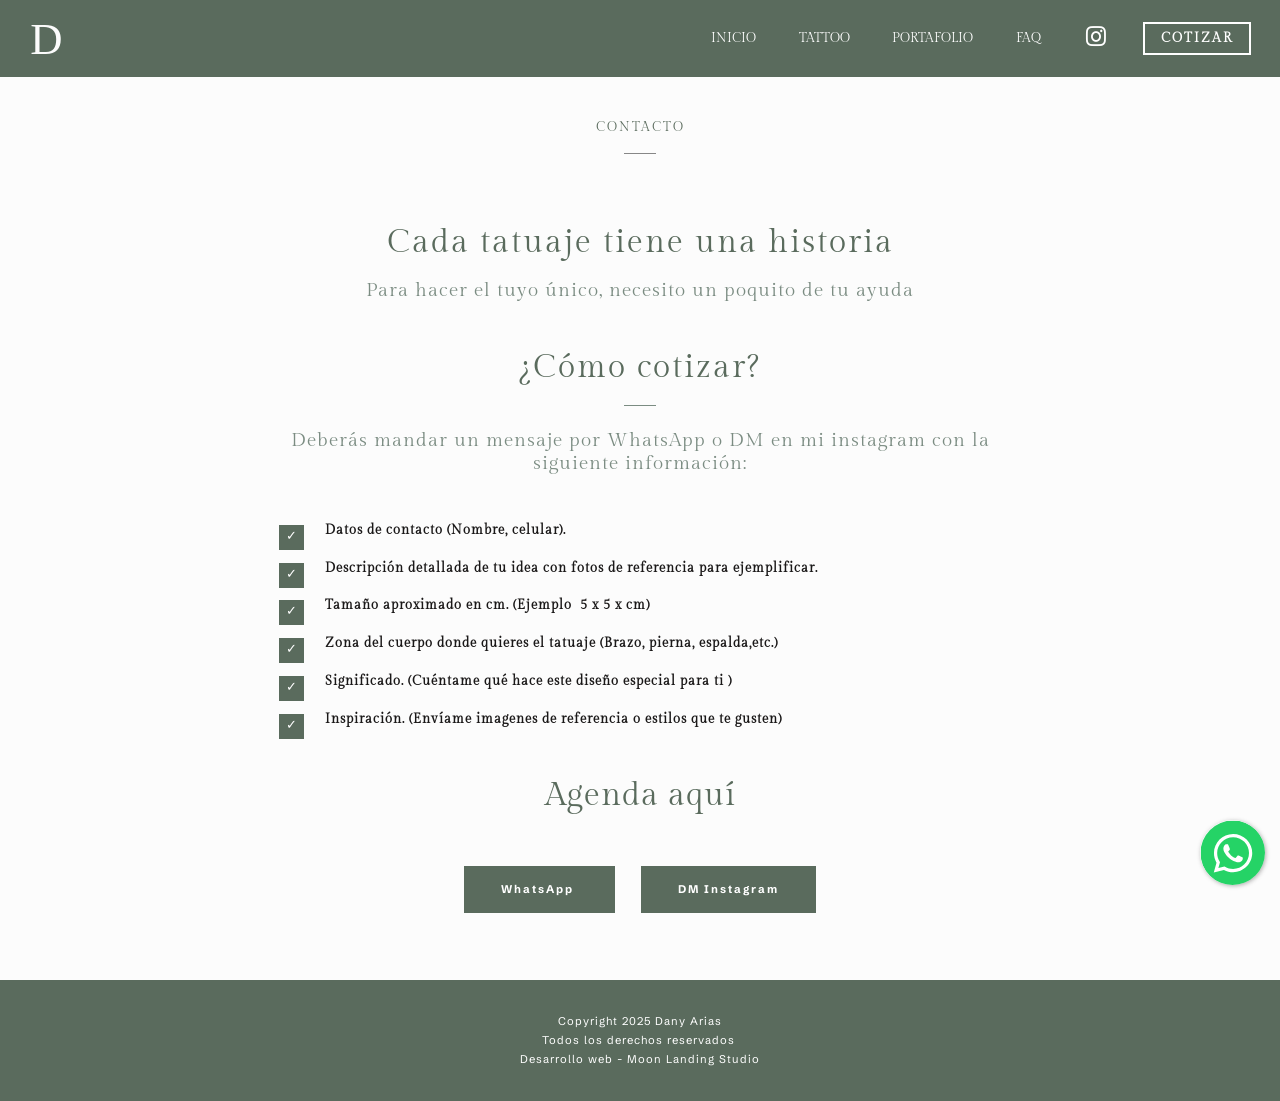
<file: Contacto.html>
<!DOCTYPE html>
<html  >
<head>
  
  <meta charset="UTF-8">
  <meta http-equiv="X-UA-Compatible" content="IE=edge">
  
  <meta name="viewport" content="width=device-width, initial-scale=1, minimum-scale=1">
  <link rel="shortcut icon" href="assets/images/dm2-2.svg" type="image/x-icon">
  <meta name="description" content="">
  
  
  <title>Contacto</title>
  <link rel="stylesheet" href="assets/web/assets/mobirise-icons/mobirise-icons.css">
  <link rel="stylesheet" href="assets/tether/tether.min.css">
  <link rel="stylesheet" href="assets/bootstrap/css/bootstrap.min.css">
  <link rel="stylesheet" href="assets/bootstrap/css/bootstrap-grid.min.css">
  <link rel="stylesheet" href="assets/bootstrap/css/bootstrap-reboot.min.css">
  <link rel="stylesheet" href="assets/chatbutton/floating-wpp.css">
    <link rel="stylesheet" href="assets/popup-overlay-plugin/style.css">
  <link rel="stylesheet" href="assets/dropdown/css/style.css">
  <link rel="stylesheet" href="assets/socicon/css/styles.css">
  <link rel="stylesheet" href="assets/theme/css/style.css">
  <link rel="preload" href="https://fonts.googleapis.com/css?family=Gilda+Display:400&display=swap" as="style" onload="this.onload=null;this.rel='stylesheet'">
  <noscript><link rel="stylesheet" href="https://fonts.googleapis.com/css?family=Gilda+Display:400&display=swap"></noscript>
  <link rel="preload" href="https://fonts.googleapis.com/css?family=Schibsted+Grotesk:400,500,600,700,800,900,400i,500i,600i,700i,800i,900i&display=swap" as="style" onload="this.onload=null;this.rel='stylesheet'">
  <noscript><link rel="stylesheet" href="https://fonts.googleapis.com/css?family=Schibsted+Grotesk:400,500,600,700,800,900,400i,500i,600i,700i,800i,900i&display=swap"></noscript>
  <link rel="preload" as="style" href="assets/mobirise/css/mbr-additional.css?v=mCmzTm"><link rel="stylesheet" href="assets/mobirise/css/mbr-additional.css?v=mCmzTm" type="text/css">

  
  
  

</head>
<body>
  
  <section class="menu menu02 photom4_menu02 cid-uBTSGejbhB" once="menu" id="menu02-94">

    


    <nav class="navbar navbar-dropdown navbar-fixed-top navbar-expand-lg">
        <div class="navbar-brand">
            <span class="navbar-logo">
                <a href="index.html">
                    <img src="assets/images/dm2-1.svg" alt="" style="height: 3.8rem;">
                </a>
            </span>
            
        </div>
        <button class="navbar-toggler" type="button" data-toggle="collapse" data-target="#navbarSupportedContent" aria-controls="navbarNavAltMarkup" aria-expanded="false" aria-label="Toggle navigation">
            <div class="hamburger">
                <span></span>
                <span></span>
                <span></span>
                <span></span>
            </div>
        </button>
        <div class="collapse navbar-collapse" id="navbarSupportedContent">
            <ul class="navbar-nav nav-dropdown" data-app-modern-menu="true"><li class="nav-item">
                    <a class="nav-link link text-white text-primary display-7" href="index.html#header3-1">INICIO</a>
                </li>
                <li class="nav-item"><a class="nav-link link text-white text-primary display-7" href="Tattoo.html" aria-expanded="false">TATTOO</a></li>
                <li class="nav-item"><a class="nav-link link text-white text-primary display-7" href="Portafolio.html">PORTAFOLIO</a></li><li class="nav-item"><a class="nav-link link text-white text-primary display-7" href="FAQ.html">FAQ</a></li></ul>
            <div class="icons-menu">
                <a href="https://www.instagram.com/itspia.ttt/" target="_blank">
                    <span class="p-2 mbr-iconfont socicon-instagram socicon"></span>
                </a>
                
                
                
                
                
            </div>
            <div class="navbar-buttons mbr-section-btn"><a class="btn btn-sm btn-white-outline display-7" href="Contacto.html">COTIZAR</a></div>
        </div>
    </nav>
</section>

<section class="mbr-section content3 hotelm4_content3 cid-uwr4QlzOty" id="content3-66">

	

	<div class="container">
		<div class="media-container-row">
			<div class="title" style="width: 66%;">
				<h2 class="mbr-section-subtitle mbr-fonts-style align-center display-7">CONTACTO</h2>
				<div class="underline align-center pb-3">
					<div class="line"></div>
				</div>
				
				
				
			</div>
		</div>
	</div>
</section>

<section class="mbr-section content3 hotelm4_content3 cid-uBTMQtyzeh" id="content3-92">

	

	<div class="container">
		<div class="media-container-row">
			<div class="title" style="width: 66%;">
				<h2 class="mbr-section-subtitle mbr-fonts-style align-center pb-3 display-2">Cada tatuaje tiene una historia</h2>
				
				<h1 class="mbr-section-title mbr-fonts-style align-center display-5">Para hacer el tuyo único, necesito un poquito de tu ayuda</h1>
				
				
			</div>
		</div>
	</div>
</section>

<section class="mbr-section content3 hotelm4_content3 cid-uy7w3Xo17T" id="content3-7p">

	

	<div class="container">
		<div class="media-container-row">
			<div class="title" style="width: 66%;">
				<h2 class="mbr-section-subtitle mbr-fonts-style align-center display-2">¿Cómo cotizar?</h2>
				<div class="underline align-center pb-3">
					<div class="line"></div>
				</div>
				<h1 class="mbr-section-title mbr-fonts-style align-center display-5">Deberás mandar un mensaje por WhatsApp o DM en mi instagram con la siguiente información:</h1>
				
				
			</div>
		</div>
	</div>
</section>

<section class="mbr-section article content8 hotelm4_content8 cid-uy7vhm8t5T" id="content8-7k">
    

    <div class="container">
        <div class="media-container-row">
            <div class="mbr-text counter-container col-12 col-md-10 col-lg-8 mbr-fonts-style display-7">
                <ul>
                    <li><strong>Datos de contacto (Nombre, celular).</strong></li><li><strong style="font-size: 0.8rem;">Descripción detallada de tu idea con fotos de referencia para ejemplificar.</strong></li><li><strong style="font-size: 0.8rem;">Tamaño aproximado en cm. (Ejemplo&nbsp; 5 x 5 x cm)</strong><br></li><li><strong style="font-size: 0.8rem;">Zona del cuerpo donde quieres el tatuaje (Brazo, pierna, espalda,etc.)</strong></li><li><strong style="font-size: 0.8rem;">Significado. (Cuéntame qué hace este diseño especial para ti )</strong></li><li><strong style="font-size: 0.8rem;">Inspiración. (Envíame imagenes de referencia o estilos que te gusten)</strong></li>
                </ul>
            </div>
        </div>
    </div>
</section>

<section class="mbr-section content9 hotelm4_content9 cid-uy7wUgr6y3" id="content9-7r">

	

	<div class="container">
		<div class="media-container-row">
			<div class="title" style="width: 66%;">
				
				
				<h1 class="mbr-section-title mbr-fonts-style align-center display-2">Agenda aquí</h1>
				
				
			</div>
		</div>
	</div>
</section>

<section class="mbr-section content2 hotelm4_content2 cid-uy7wTEVD4A" id="content2-7q">

    

    <div class="container">
        <div class="row justify-content-center">
            <div class="col-12 col-md-10">
                <div class="mbr-section-btn align-center"><a class="btn btn-lg btn-secondary display-4" href="https://wa.me/5537013248">WhatsApp&nbsp;</a>
                    <a class="btn btn-lg btn-secondary display-4" href="https://www.instagram.com/direct/t/105176980880904" target="_blank">DM Instagram</a></div>
            </div>
        </div>
    </div>
</section>

<section class="talkm5 footer2 cid-uy7YLamLIb" once="footers" id="footer2-8z">

	

	

	<div class="container">
		<div class="media-container-row align-center mbr-white">
			<div class="col-12">
				<p class="mbr-text mb-0 mbr-fonts-style display-4">Copyright 2025 Dany Arias<br>Todos los derechos reservados&nbsp;<br>Desarrollo web - <a href="https://moonlandingstudio.com.mx/" class="text-danger" target="_blank">Moon Landing Studio</a></p>
			</div>
		</div>
	</div>
</section>


<script src="assets/web/assets/jquery/jquery.min.js"></script>
  <script src="assets/popper/popper.min.js"></script>
  <script src="assets/tether/tether.min.js"></script>
  <script src="assets/bootstrap/js/bootstrap.min.js"></script>
  <script src="assets/smoothscroll/smooth-scroll.js"></script>
  <script src="assets/chatbutton/floating-wpp.js"></script>
  <script src="assets/chatbutton/script.js"></script>
      <script src="assets/dropdown/js/nav-dropdown.js"></script>
  <script src="assets/dropdown/js/navbar-dropdown.js"></script>
  <script src="assets/touchswipe/jquery.touch-swipe.min.js"></script>
  <script src="assets/theme/js/script.js"></script>
  
  
  
<div id="chatbutton-wa" data-phone="5537013248" data-showpopup="true" data-headertitle="Dany Arias" data-popupmessage="Hola!👋
¿En qué puedo ayudarte?🌿

" data-placeholder="Escribir" data-position="left" data-headercolor="#1a1818" data-backgroundcolor="#d8d7d7" data-autoopentimeout="zero" data-size="65px"><div class="floating-wpp-button" style="width: 65px; height: 65px;"><div class="floating-wpp-button-image"><!--?xml version="1.0" encoding="UTF-8" standalone="no"?--><svg xmlns="http://www.w3.org/2000/svg" xmlns:xlink="http://www.w3.org/1999/xlink" style="isolation:isolate" viewBox="0 0 800 800" width="65" height="65"><defs><clipPath id="_clipPath_A3g8G5hPEGG2L0B6hFCxamU4cc8rfqzQ"><rect width="800" height="800"></rect></clipPath></defs><g clip-path="url(#_clipPath_A3g8G5hPEGG2L0B6hFCxamU4cc8rfqzQ)"><g><path d=" M 787.59 800 L 12.41 800 C 5.556 800 0 793.332 0 785.108 L 0 14.892 C 0 6.667 5.556 0 12.41 0 L 787.59 0 C 794.444 0 800 6.667 800 14.892 L 800 785.108 C 800 793.332 794.444 800 787.59 800 Z " fill="rgb(37,211,102)"></path></g><g><path d=" M 508.558 450.429 C 502.67 447.483 473.723 433.24 468.325 431.273 C 462.929 429.308 459.003 428.328 455.078 434.22 C 451.153 440.114 439.869 453.377 436.434 457.307 C 433 461.236 429.565 461.729 423.677 458.78 C 417.79 455.834 398.818 449.617 376.328 429.556 C 358.825 413.943 347.008 394.663 343.574 388.768 C 340.139 382.873 343.207 379.687 346.155 376.752 C 348.804 374.113 352.044 369.874 354.987 366.436 C 357.931 362.999 358.912 360.541 360.875 356.614 C 362.837 352.683 361.857 349.246 360.383 346.299 C 358.912 343.352 347.136 314.369 342.231 302.579 C 337.451 291.099 332.597 292.654 328.983 292.472 C 325.552 292.301 321.622 292.265 317.698 292.265 C 313.773 292.265 307.394 293.739 301.996 299.632 C 296.6 305.527 281.389 319.772 281.389 348.752 C 281.389 377.735 302.487 405.731 305.431 409.661 C 308.376 413.592 346.949 473.062 406.015 498.566 C 420.062 504.634 431.03 508.256 439.581 510.969 C 453.685 515.451 466.521 514.818 476.666 513.302 C 487.978 511.613 511.502 499.06 516.409 485.307 C 521.315 471.55 521.315 459.762 519.842 457.307 C 518.371 454.851 514.446 453.377 508.558 450.429 Z  M 401.126 597.117 L 401.047 597.117 C 365.902 597.104 331.431 587.661 301.36 569.817 L 294.208 565.572 L 220.08 585.017 L 239.866 512.743 L 235.21 505.332 C 215.604 474.149 205.248 438.108 205.264 401.1 C 205.307 293.113 293.17 205.257 401.204 205.257 C 453.518 205.275 502.693 225.674 539.673 262.696 C 576.651 299.716 597.004 348.925 596.983 401.258 C 596.939 509.254 509.078 597.117 401.126 597.117 Z  M 567.816 234.565 C 523.327 190.024 464.161 165.484 401.124 165.458 C 271.24 165.458 165.529 271.161 165.477 401.085 C 165.46 442.617 176.311 483.154 196.932 518.892 L 163.502 641 L 288.421 608.232 C 322.839 627.005 361.591 636.901 401.03 636.913 L 401.126 636.913 L 401.127 636.913 C 530.998 636.913 636.717 531.2 636.77 401.274 C 636.794 338.309 612.306 279.105 567.816 234.565" fill-rule="evenodd" fill="rgb(255,255,255)"></path></g></g></svg></div></div></div>
 
</body>
</html>
</file>
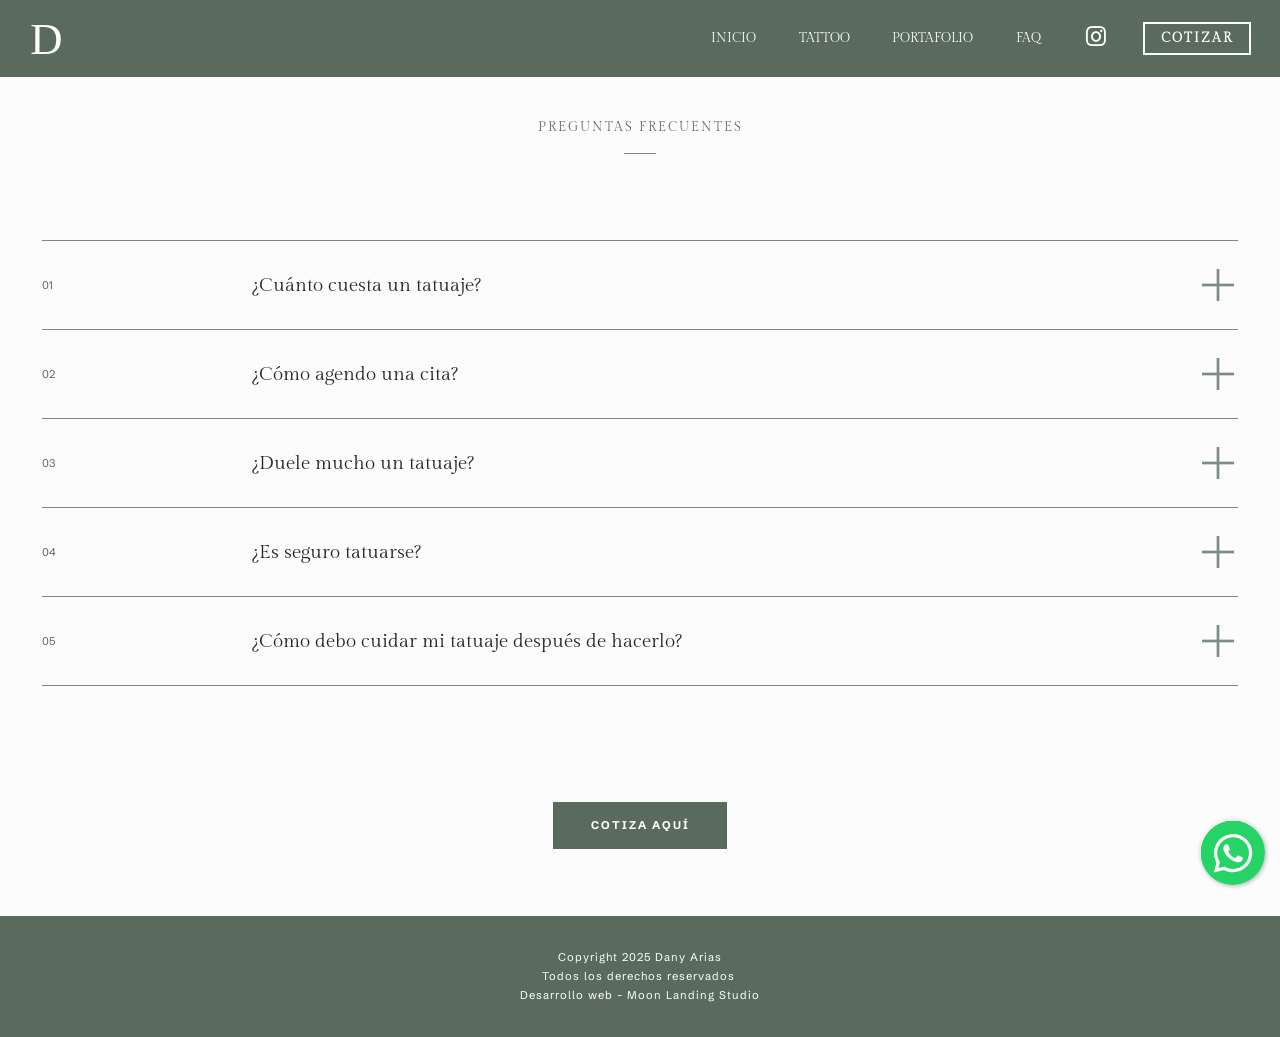
<file: FAQ.html>
<!DOCTYPE html>
<html  >
<head>
  
  <meta charset="UTF-8">
  <meta http-equiv="X-UA-Compatible" content="IE=edge">
  
  <meta name="viewport" content="width=device-width, initial-scale=1, minimum-scale=1">
  <link rel="shortcut icon" href="assets/images/dm2-2.svg" type="image/x-icon">
  <meta name="description" content="">
  
  
  <title>FAQ</title>
  <link rel="stylesheet" href="assets/web/assets/mobirise-icons2/mobirise2.css">
  <link rel="stylesheet" href="assets/web/assets/mobirise-icons/mobirise-icons.css">
  <link rel="stylesheet" href="assets/tether/tether.min.css">
  <link rel="stylesheet" href="assets/bootstrap/css/bootstrap.min.css">
  <link rel="stylesheet" href="assets/bootstrap/css/bootstrap-grid.min.css">
  <link rel="stylesheet" href="assets/bootstrap/css/bootstrap-reboot.min.css">
  <link rel="stylesheet" href="assets/chatbutton/floating-wpp.css">
    <link rel="stylesheet" href="assets/popup-overlay-plugin/style.css">
  <link rel="stylesheet" href="assets/dropdown/css/style.css">
  <link rel="stylesheet" href="assets/socicon/css/styles.css">
  <link rel="stylesheet" href="assets/theme/css/style.css">
  <link rel="preload" href="https://fonts.googleapis.com/css?family=Gilda+Display:400&display=swap" as="style" onload="this.onload=null;this.rel='stylesheet'">
  <noscript><link rel="stylesheet" href="https://fonts.googleapis.com/css?family=Gilda+Display:400&display=swap"></noscript>
  <link rel="preload" href="https://fonts.googleapis.com/css?family=Schibsted+Grotesk:400,500,600,700,800,900,400i,500i,600i,700i,800i,900i&display=swap" as="style" onload="this.onload=null;this.rel='stylesheet'">
  <noscript><link rel="stylesheet" href="https://fonts.googleapis.com/css?family=Schibsted+Grotesk:400,500,600,700,800,900,400i,500i,600i,700i,800i,900i&display=swap"></noscript>
  <link rel="preload" as="style" href="assets/mobirise/css/mbr-additional.css?v=qsclLB"><link rel="stylesheet" href="assets/mobirise/css/mbr-additional.css?v=qsclLB" type="text/css">

  
  
  

</head>
<body>
  
  <section class="menu menu02 photom4_menu02 cid-uBTSGejbhB" once="menu" id="menu02-94">

    


    <nav class="navbar navbar-dropdown navbar-fixed-top navbar-expand-lg">
        <div class="navbar-brand">
            <span class="navbar-logo">
                <a href="index.html">
                    <img src="assets/images/dm2-1.svg" alt="" style="height: 3.8rem;">
                </a>
            </span>
            
        </div>
        <button class="navbar-toggler" type="button" data-toggle="collapse" data-target="#navbarSupportedContent" aria-controls="navbarNavAltMarkup" aria-expanded="false" aria-label="Toggle navigation">
            <div class="hamburger">
                <span></span>
                <span></span>
                <span></span>
                <span></span>
            </div>
        </button>
        <div class="collapse navbar-collapse" id="navbarSupportedContent">
            <ul class="navbar-nav nav-dropdown" data-app-modern-menu="true"><li class="nav-item">
                    <a class="nav-link link text-white text-primary display-7" href="index.html#header3-1">INICIO</a>
                </li>
                <li class="nav-item"><a class="nav-link link text-white text-primary display-7" href="Tattoo.html" aria-expanded="false">TATTOO</a></li>
                <li class="nav-item"><a class="nav-link link text-white text-primary display-7" href="Portafolio.html">PORTAFOLIO</a></li><li class="nav-item"><a class="nav-link link text-white text-primary display-7" href="FAQ.html">FAQ</a></li></ul>
            <div class="icons-menu">
                <a href="https://www.instagram.com/itspia.ttt/" target="_blank">
                    <span class="p-2 mbr-iconfont socicon-instagram socicon"></span>
                </a>
                
                
                
                
                
            </div>
            <div class="navbar-buttons mbr-section-btn"><a class="btn btn-sm btn-white-outline display-7" href="Contacto.html">COTIZAR</a></div>
        </div>
    </nav>
</section>

<section class="mbr-section content3 hotelm4_content3 cid-uy7m9q4VNt" id="content3-77">

	

	<div class="container">
		<div class="media-container-row">
			<div class="title" style="width: 66%;">
				<h2 class="mbr-section-subtitle mbr-fonts-style align-center display-7">PREGUNTAS FRECUENTES</h2>
				<div class="underline align-center pb-3">
					<div class="line"></div>
				</div>
				
				
				
			</div>
		</div>
	</div>
</section>

<section class="list01 devicem5 cid-uy7mhTVIAr" id="list01-7c">
    

    
    

    <div class="container-fluid">
        <div class="row">
            <div class="col-12">
                <div class="title-wrapper">
                    
                </div>
                <div id="bootstrap-accordion_26" class="panel-group accordionStyles accordion" role="tablist" aria-multiselectable="true">
                    <div class="card">
                        <div class="card-header" role="tab" id="headingOne">
                            <a role="button" class="panel-title collapsed" data-toggle="collapse" data-core="" href="#collapse1_26" aria-expanded="false" aria-controls="collapse1">
                                <div class="panel-wrap">
                                    <p class="panel-number mbr-fonts-style display-4">
                                        01
                                    </p>
                                    <h4 class="panel-title-edit mbr-fonts-style display-5">¿Cuánto cuesta un tatuaje?</h4>
                                </div>
                                <div class="icon-wrapper">
                                    <span class="sign mbr-iconfont mobi-mbri-plus mobi-mbri"></span>
                                </div>
                            </a>
                        </div>
                        <div id="collapse1_26" class="panel-collapse noScroll collapse" role="tabpanel" aria-labelledby="headingOne" data-parent="#bootstrap-accordion_26">
                            <div class="panel-body">
                                <div class="panel-padding"></div>
                                <p class="mbr-fonts-style panel-text display-7"><strong><br>El precio depende del tamaño, la complejidad del diseño y el tiempo necesario para realizarlo, la cotización es personalizada.</strong></p>
                            </div>
                        </div>
                    </div>
                    <div class="card">
                        <div class="card-header" role="tab" id="headingTwo">
                            <a role="button" class="panel-title collapsed" data-toggle="collapse" data-core="" href="#collapse2_26" aria-expanded="false" aria-controls="collapse2">
                                <div class="panel-wrap">
                                    <p class="panel-number mbr-fonts-style display-4">
                                        02
                                    </p>
                                    <h4 class="panel-title-edit mbr-fonts-style display-5">¿Cómo agendo una cita?</h4>
                                </div>
                                <div class="icon-wrapper">
                                    <span class="sign mbr-iconfont mobi-mbri-plus mobi-mbri"></span>
                                </div>
                            </a>
                        </div>
                        <div id="collapse2_26" class="panel-collapse noScroll collapse" role="tabpanel" aria-labelledby="headingTwo" data-parent="#bootstrap-accordion_26">
                            <div class="panel-body">
                                <div class="panel-padding"></div>
                                <p class="mbr-fonts-style panel-text display-7"><strong>
                                    Puedes contactarme a través de WhatsApp o en el botón de "Cotizar"</strong></p>
                            </div>
                        </div>
                    </div>
                    <div class="card">
                        <div class="card-header" role="tab" id="headingThree">
                            <a role="button" class="panel-title collapsed" data-toggle="collapse" data-core="" href="#collapse3_26" aria-expanded="false" aria-controls="collapse3">
                                <div class="panel-wrap">
                                    <p class="panel-number mbr-fonts-style display-4">
                                        03
                                    </p>
                                    <h4 class="panel-title-edit mbr-fonts-style display-5">¿Duele mucho un tatuaje?</h4>
                                </div>
                                <div class="icon-wrapper">
                                    <span class="sign mbr-iconfont mobi-mbri-plus mobi-mbri"></span>
                                </div>
                            </a>
                        </div>
                        <div id="collapse3_26" class="panel-collapse noScroll collapse" role="tabpanel" aria-labelledby="headingThree" data-parent="#bootstrap-accordion_26">
                            <div class="panel-body">
                                <div class="panel-padding"></div>
                                <p class="mbr-fonts-style panel-text display-7"><strong>
                                    La experiencia varía según la ubicación y el diseño. No te preocupes yo te guiaré para minimizar cualquier incomodidad.
                                </strong></p>
                            </div>
                        </div>
                    </div>
                    <div class="card">
                        <div class="card-header" role="tab" id="headingFour">
                            <a role="button" class="panel-title collapsed" data-toggle="collapse" data-core="" href="#collapse4_26" aria-expanded="false" aria-controls="collapse4">
                                <div class="panel-wrap">
                                    <p class="panel-number mbr-fonts-style display-4">
                                        04
                                    </p>
                                    <h4 class="panel-title-edit mbr-fonts-style display-5">¿Es seguro tatuarse?</h4>
                                </div>
                                <div class="icon-wrapper">
                                    <span class="sign mbr-iconfont mobi-mbri-plus mobi-mbri"></span>
                                </div>
                            </a>
                        </div>
                        <div id="collapse4_26" class="panel-collapse noScroll collapse" role="tabpanel" aria-labelledby="headingFour" data-parent="#bootstrap-accordion_26">
                            <div class="panel-body">
                                <div class="panel-padding"></div>
                                <p class="mbr-fonts-style panel-text display-7"><strong>
                                    ¡Por supuesto! Uso equipo esterilizado y desechable, cumpliendo con los estándares de higiene.
                                </strong></p>
                            </div>
                        </div>
                    </div>
                    <div class="card">
                        <div class="card-header" role="tab" id="headingFive">
                            <a role="button" class="panel-title collapsed" data-toggle="collapse" data-core="" href="#collapse5_26" aria-expanded="false" aria-controls="collapse5">
                                <div class="panel-wrap">
                                    <p class="panel-number mbr-fonts-style display-4">
                                        05
                                    </p>
                                    <h4 class="panel-title-edit mbr-fonts-style display-5">¿Cómo debo cuidar mi tatuaje después de hacerlo?</h4>
                                </div>
                                <div class="icon-wrapper">
                                    <span class="sign mbr-iconfont mobi-mbri-plus mobi-mbri"></span>
                                </div>
                            </a>
                        </div>
                        <div id="collapse5_26" class="panel-collapse noScroll collapse" role="tabpanel" aria-labelledby="headingFive" data-parent="#bootstrap-accordion_26">
                            <div class="panel-body">
                                <div class="panel-padding"></div>
                                <p class="mbr-fonts-style panel-text display-7"><strong>
                                    Te proporcionaré instrucciones detalladas para el cuidado. Generalmente, incluye lavar suavemente el área, aplicar crema específica y evitar la exposición al sol, agua de albercas y rascarte.
                                </strong></p>
                            </div>
                        </div>
                    </div>
                    
                </div>
            </div>
        </div>
    </div>
</section>

<section class="mbr-section content2 hotelm4_content2 cid-uy7y7zr6FT" id="content2-7s">

    

    <div class="container">
        <div class="row justify-content-center">
            <div class="col-12 col-md-10">
                <div class="mbr-section-btn align-center"><a class="btn btn-lg btn-secondary display-4" href="Contacto.html">COTIZA AQUÍ</a></div>
            </div>
        </div>
    </div>
</section>

<section class="talkm5 footer2 cid-uy7YLamLIb" once="footers" id="footer2-8z">

	

	

	<div class="container">
		<div class="media-container-row align-center mbr-white">
			<div class="col-12">
				<p class="mbr-text mb-0 mbr-fonts-style display-4">Copyright 2025 Dany Arias<br>Todos los derechos reservados&nbsp;<br>Desarrollo web - <a href="https://moonlandingstudio.com.mx/" class="text-danger" target="_blank">Moon Landing Studio</a></p>
			</div>
		</div>
	</div>
</section>


<script src="assets/web/assets/jquery/jquery.min.js"></script>
  <script src="assets/popper/popper.min.js"></script>
  <script src="assets/tether/tether.min.js"></script>
  <script src="assets/bootstrap/js/bootstrap.min.js"></script>
  <script src="assets/smoothscroll/smooth-scroll.js"></script>
  <script src="assets/chatbutton/floating-wpp.js"></script>
  <script src="assets/chatbutton/script.js"></script>
      <script src="assets/dropdown/js/nav-dropdown.js"></script>
  <script src="assets/dropdown/js/navbar-dropdown.js"></script>
  <script src="assets/touchswipe/jquery.touch-swipe.min.js"></script>
  <script src="assets/mbr-switch-arrow/mbr-switch-arrow.js"></script>
  <script src="assets/theme/js/script.js"></script>
  
  
  
<div id="chatbutton-wa" data-phone="5537013248" data-showpopup="true" data-headertitle="Dany Arias" data-popupmessage="Hola!👋
¿En qué puedo ayudarte?🌿

" data-placeholder="Escribir" data-position="left" data-headercolor="#1a1818" data-backgroundcolor="#d8d7d7" data-autoopentimeout="zero" data-size="65px"><div class="floating-wpp-button" style="width: 65px; height: 65px;"><div class="floating-wpp-button-image"><!--?xml version="1.0" encoding="UTF-8" standalone="no"?--><svg xmlns="http://www.w3.org/2000/svg" xmlns:xlink="http://www.w3.org/1999/xlink" style="isolation:isolate" viewBox="0 0 800 800" width="65" height="65"><defs><clipPath id="_clipPath_A3g8G5hPEGG2L0B6hFCxamU4cc8rfqzQ"><rect width="800" height="800"></rect></clipPath></defs><g clip-path="url(#_clipPath_A3g8G5hPEGG2L0B6hFCxamU4cc8rfqzQ)"><g><path d=" M 787.59 800 L 12.41 800 C 5.556 800 0 793.332 0 785.108 L 0 14.892 C 0 6.667 5.556 0 12.41 0 L 787.59 0 C 794.444 0 800 6.667 800 14.892 L 800 785.108 C 800 793.332 794.444 800 787.59 800 Z " fill="rgb(37,211,102)"></path></g><g><path d=" M 508.558 450.429 C 502.67 447.483 473.723 433.24 468.325 431.273 C 462.929 429.308 459.003 428.328 455.078 434.22 C 451.153 440.114 439.869 453.377 436.434 457.307 C 433 461.236 429.565 461.729 423.677 458.78 C 417.79 455.834 398.818 449.617 376.328 429.556 C 358.825 413.943 347.008 394.663 343.574 388.768 C 340.139 382.873 343.207 379.687 346.155 376.752 C 348.804 374.113 352.044 369.874 354.987 366.436 C 357.931 362.999 358.912 360.541 360.875 356.614 C 362.837 352.683 361.857 349.246 360.383 346.299 C 358.912 343.352 347.136 314.369 342.231 302.579 C 337.451 291.099 332.597 292.654 328.983 292.472 C 325.552 292.301 321.622 292.265 317.698 292.265 C 313.773 292.265 307.394 293.739 301.996 299.632 C 296.6 305.527 281.389 319.772 281.389 348.752 C 281.389 377.735 302.487 405.731 305.431 409.661 C 308.376 413.592 346.949 473.062 406.015 498.566 C 420.062 504.634 431.03 508.256 439.581 510.969 C 453.685 515.451 466.521 514.818 476.666 513.302 C 487.978 511.613 511.502 499.06 516.409 485.307 C 521.315 471.55 521.315 459.762 519.842 457.307 C 518.371 454.851 514.446 453.377 508.558 450.429 Z  M 401.126 597.117 L 401.047 597.117 C 365.902 597.104 331.431 587.661 301.36 569.817 L 294.208 565.572 L 220.08 585.017 L 239.866 512.743 L 235.21 505.332 C 215.604 474.149 205.248 438.108 205.264 401.1 C 205.307 293.113 293.17 205.257 401.204 205.257 C 453.518 205.275 502.693 225.674 539.673 262.696 C 576.651 299.716 597.004 348.925 596.983 401.258 C 596.939 509.254 509.078 597.117 401.126 597.117 Z  M 567.816 234.565 C 523.327 190.024 464.161 165.484 401.124 165.458 C 271.24 165.458 165.529 271.161 165.477 401.085 C 165.46 442.617 176.311 483.154 196.932 518.892 L 163.502 641 L 288.421 608.232 C 322.839 627.005 361.591 636.901 401.03 636.913 L 401.126 636.913 L 401.127 636.913 C 530.998 636.913 636.717 531.2 636.77 401.274 C 636.794 338.309 612.306 279.105 567.816 234.565" fill-rule="evenodd" fill="rgb(255,255,255)"></path></g></g></svg></div></div></div>
 
</body>
</html>
</file>
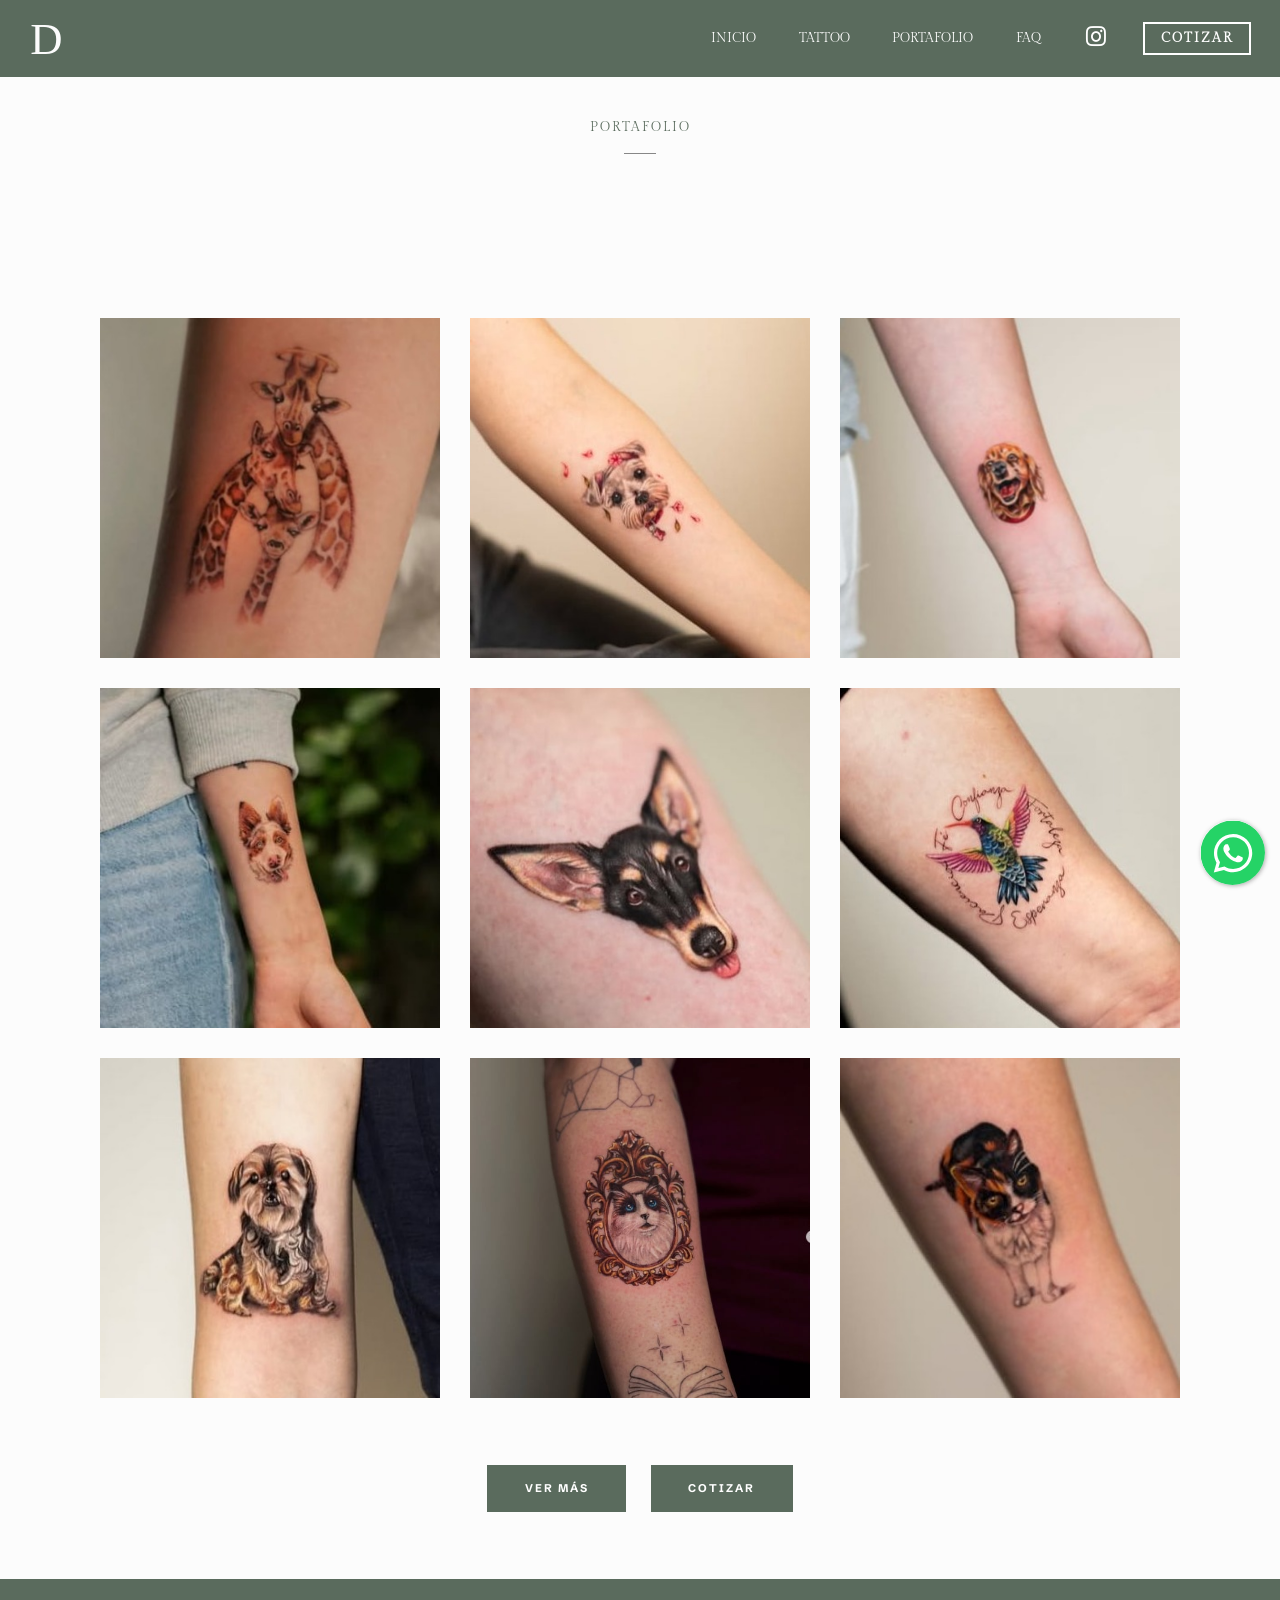
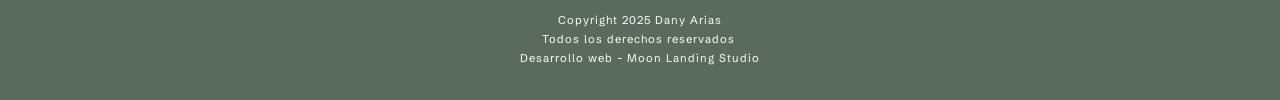
<file: Portafolio.html>
<!DOCTYPE html>
<html  >
<head>
  
  <meta charset="UTF-8">
  <meta http-equiv="X-UA-Compatible" content="IE=edge">
  
  <meta name="viewport" content="width=device-width, initial-scale=1, minimum-scale=1">
  <link rel="shortcut icon" href="assets/images/dm2-2.svg" type="image/x-icon">
  <meta name="description" content="">
  
  
  <title>Portafolio</title>
  <link rel="stylesheet" href="assets/web/assets/mobirise-icons/mobirise-icons.css">
  <link rel="stylesheet" href="assets/tether/tether.min.css">
  <link rel="stylesheet" href="assets/bootstrap/css/bootstrap.min.css">
  <link rel="stylesheet" href="assets/bootstrap/css/bootstrap-grid.min.css">
  <link rel="stylesheet" href="assets/bootstrap/css/bootstrap-reboot.min.css">
  <link rel="stylesheet" href="assets/chatbutton/floating-wpp.css">
    <link rel="stylesheet" href="assets/popup-overlay-plugin/style.css">
  <link rel="stylesheet" href="assets/dropdown/css/style.css">
  <link rel="stylesheet" href="assets/socicon/css/styles.css">
  <link rel="stylesheet" href="assets/theme/css/style.css">
  <link rel="preload" href="https://fonts.googleapis.com/css?family=Gilda+Display:400&display=swap" as="style" onload="this.onload=null;this.rel='stylesheet'">
  <noscript><link rel="stylesheet" href="https://fonts.googleapis.com/css?family=Gilda+Display:400&display=swap"></noscript>
  <link rel="preload" href="https://fonts.googleapis.com/css?family=Schibsted+Grotesk:400,500,600,700,800,900,400i,500i,600i,700i,800i,900i&display=swap" as="style" onload="this.onload=null;this.rel='stylesheet'">
  <noscript><link rel="stylesheet" href="https://fonts.googleapis.com/css?family=Schibsted+Grotesk:400,500,600,700,800,900,400i,500i,600i,700i,800i,900i&display=swap"></noscript>
  <link rel="preload" as="style" href="assets/mobirise/css/mbr-additional.css?v=ufwRyk"><link rel="stylesheet" href="assets/mobirise/css/mbr-additional.css?v=ufwRyk" type="text/css">

  
  
  

</head>
<body>
  
  <section class="menu menu02 photom4_menu02 cid-uBTSGejbhB" once="menu" id="menu02-94">

    


    <nav class="navbar navbar-dropdown navbar-fixed-top navbar-expand-lg">
        <div class="navbar-brand">
            <span class="navbar-logo">
                <a href="index.html">
                    <img src="assets/images/dm2-1.svg" alt="" style="height: 3.8rem;">
                </a>
            </span>
            
        </div>
        <button class="navbar-toggler" type="button" data-toggle="collapse" data-target="#navbarSupportedContent" aria-controls="navbarNavAltMarkup" aria-expanded="false" aria-label="Toggle navigation">
            <div class="hamburger">
                <span></span>
                <span></span>
                <span></span>
                <span></span>
            </div>
        </button>
        <div class="collapse navbar-collapse" id="navbarSupportedContent">
            <ul class="navbar-nav nav-dropdown" data-app-modern-menu="true"><li class="nav-item">
                    <a class="nav-link link text-white text-primary display-7" href="index.html#header3-1">INICIO</a>
                </li>
                <li class="nav-item"><a class="nav-link link text-white text-primary display-7" href="Tattoo.html" aria-expanded="false">TATTOO</a></li>
                <li class="nav-item"><a class="nav-link link text-white text-primary display-7" href="Portafolio.html">PORTAFOLIO</a></li><li class="nav-item"><a class="nav-link link text-white text-primary display-7" href="FAQ.html">FAQ</a></li></ul>
            <div class="icons-menu">
                <a href="https://www.instagram.com/itspia.ttt/" target="_blank">
                    <span class="p-2 mbr-iconfont socicon-instagram socicon"></span>
                </a>
                
                
                
                
                
            </div>
            <div class="navbar-buttons mbr-section-btn"><a class="btn btn-sm btn-white-outline display-7" href="Contacto.html">COTIZAR</a></div>
        </div>
    </nav>
</section>

<section class="mbr-section content3 hotelm4_content3 cid-uy7ApCKoXD" id="content3-85">

	

	<div class="container">
		<div class="media-container-row">
			<div class="title" style="width: 61%;">
				<h2 class="mbr-section-subtitle mbr-fonts-style align-center display-7">
					PORTAFOLIO</h2>
				<div class="underline align-center pb-3">
					<div class="line"></div>
				</div>
				
				
				
			</div>
		</div>
	</div>
</section>

<section class="gallery4 cid-uBTPgee8uG" id="gallery4-93">
    

    

    <div class="container">
        <div class="items">
            <div class="item features-image">
                <div class="item-wrapper">
                    <div class="item-img">
                        <img src="assets/images/captura-de-pantalla-4-2-2025-22269-www.instagram.com-477x575.jpeg" alt="" data-slide-to="0" data-bs-slide-to="0">
                    </div>
                </div>
            </div>
            <div class="item features-image">
                <div class="item-wrapper">
                    <div class="item-img">
                        <img src="assets/images/captura-de-pantalla-4-2-2025-222557-www.instagram.com-470x576.jpeg" alt="" data-slide-to="1" data-bs-slide-to="1">
                    </div>
                </div>
            </div>
            
            
            
            <div class="item features-image">
                <div class="item-wrapper">
                    <div class="item-img">
                        <img src="assets/images/captura-de-pantalla-4-2-2025-222542-www.instagram.com-471x589.jpeg" alt="" data-slide-to="2" data-bs-slide-to="2">
                    </div>
                </div>
            </div><div class="item features-image">
                <div class="item-wrapper">
                    <div class="item-img">
                        <img src="assets/images/captura-de-pantalla-4-2-2025-224733-www.instagram.com-464x558.jpeg" alt="" data-slide-to="3" data-bs-slide-to="3">
                    </div>
                </div>
            </div><div class="item features-image">
                <div class="item-wrapper">
                    <div class="item-img">
                        <img src="assets/images/captura-de-pantalla-4-2-2025-222419-www.instagram.com-478x558.jpeg" alt="" data-slide-to="4" data-bs-slide-to="4">
                    </div>
                </div>
            </div><div class="item features-image">
                <div class="item-wrapper">
                    <div class="item-img">
                        <img src="assets/images/captura-de-pantalla-4-2-2025-222430-www.instagram.com-480x564.jpeg" alt="" data-slide-to="5" data-bs-slide-to="5">
                    </div>
                </div>
            </div><div class="item features-image">
                <div class="item-wrapper">
                    <div class="item-img">
                        <img src="assets/images/captura-de-pantalla-4-2-2025-222440-www.instagram.com-470x562.jpeg" alt="" data-slide-to="6" data-bs-slide-to="6">
                    </div>
                </div>
            </div><div class="item features-image">
                <div class="item-wrapper">
                    <div class="item-img">
                        <img src="assets/images/captura-de-pantalla-4-2-2025-222457-www.instagram.com-591x566.jpg" alt="" data-slide-to="7" data-bs-slide-to="7">
                    </div>
                </div>
            </div><div class="item features-image">
                <div class="item-wrapper">
                    <div class="item-img">
                        <img src="assets/images/captura-de-pantalla-4-2-2025-22258-www.instagram.com-376x372.jpeg" alt="" data-slide-to="8" data-bs-slide-to="8">
                    </div>
                </div>
            </div>
        </div>
    </div>
</section>

<section class="mbr-section content2 hotelm4_content2 cid-uy7I4mRpJ5" id="content2-8m">

    

    <div class="container">
        <div class="row justify-content-center">
            <div class="col-12 col-md-10">
                <div class="mbr-section-btn align-center"><a class="btn btn-lg btn-secondary display-4" href="https://www.instagram.com/itspia.ttt/" target="_blank">VER MÁS</a> <a class="btn btn-lg btn-secondary display-4" href="Contacto.html">COTIZAR</a></div>
            </div>
        </div>
    </div>
</section>

<section class="talkm5 footer2 cid-uy7YLamLIb" once="footers" id="footer2-8z">

	

	

	<div class="container">
		<div class="media-container-row align-center mbr-white">
			<div class="col-12">
				<p class="mbr-text mb-0 mbr-fonts-style display-4">Copyright 2025 Dany Arias<br>Todos los derechos reservados&nbsp;<br>Desarrollo web - <a href="https://moonlandingstudio.com.mx/" class="text-danger" target="_blank">Moon Landing Studio</a></p>
			</div>
		</div>
	</div>
</section>


<script src="assets/web/assets/jquery/jquery.min.js"></script>
  <script src="assets/popper/popper.min.js"></script>
  <script src="assets/tether/tether.min.js"></script>
  <script src="assets/bootstrap/js/bootstrap.min.js"></script>
  <script src="assets/smoothscroll/smooth-scroll.js"></script>
  <script src="assets/chatbutton/floating-wpp.js"></script>
  <script src="assets/chatbutton/script.js"></script>
      <script src="assets/dropdown/js/nav-dropdown.js"></script>
  <script src="assets/dropdown/js/navbar-dropdown.js"></script>
  <script src="assets/touchswipe/jquery.touch-swipe.min.js"></script>
  <script src="assets/theme/js/script.js"></script>
  
  
  
<div id="chatbutton-wa" data-phone="5537013248" data-showpopup="true" data-headertitle="Dany Arias" data-popupmessage="Hola!👋
¿En qué puedo ayudarte?🌿

" data-placeholder="Escribir" data-position="left" data-headercolor="#1a1818" data-backgroundcolor="#d8d7d7" data-autoopentimeout="zero" data-size="65px"><div class="floating-wpp-button" style="width: 65px; height: 65px;"><div class="floating-wpp-button-image"><!--?xml version="1.0" encoding="UTF-8" standalone="no"?--><svg xmlns="http://www.w3.org/2000/svg" xmlns:xlink="http://www.w3.org/1999/xlink" style="isolation:isolate" viewBox="0 0 800 800" width="65" height="65"><defs><clipPath id="_clipPath_A3g8G5hPEGG2L0B6hFCxamU4cc8rfqzQ"><rect width="800" height="800"></rect></clipPath></defs><g clip-path="url(#_clipPath_A3g8G5hPEGG2L0B6hFCxamU4cc8rfqzQ)"><g><path d=" M 787.59 800 L 12.41 800 C 5.556 800 0 793.332 0 785.108 L 0 14.892 C 0 6.667 5.556 0 12.41 0 L 787.59 0 C 794.444 0 800 6.667 800 14.892 L 800 785.108 C 800 793.332 794.444 800 787.59 800 Z " fill="rgb(37,211,102)"></path></g><g><path d=" M 508.558 450.429 C 502.67 447.483 473.723 433.24 468.325 431.273 C 462.929 429.308 459.003 428.328 455.078 434.22 C 451.153 440.114 439.869 453.377 436.434 457.307 C 433 461.236 429.565 461.729 423.677 458.78 C 417.79 455.834 398.818 449.617 376.328 429.556 C 358.825 413.943 347.008 394.663 343.574 388.768 C 340.139 382.873 343.207 379.687 346.155 376.752 C 348.804 374.113 352.044 369.874 354.987 366.436 C 357.931 362.999 358.912 360.541 360.875 356.614 C 362.837 352.683 361.857 349.246 360.383 346.299 C 358.912 343.352 347.136 314.369 342.231 302.579 C 337.451 291.099 332.597 292.654 328.983 292.472 C 325.552 292.301 321.622 292.265 317.698 292.265 C 313.773 292.265 307.394 293.739 301.996 299.632 C 296.6 305.527 281.389 319.772 281.389 348.752 C 281.389 377.735 302.487 405.731 305.431 409.661 C 308.376 413.592 346.949 473.062 406.015 498.566 C 420.062 504.634 431.03 508.256 439.581 510.969 C 453.685 515.451 466.521 514.818 476.666 513.302 C 487.978 511.613 511.502 499.06 516.409 485.307 C 521.315 471.55 521.315 459.762 519.842 457.307 C 518.371 454.851 514.446 453.377 508.558 450.429 Z  M 401.126 597.117 L 401.047 597.117 C 365.902 597.104 331.431 587.661 301.36 569.817 L 294.208 565.572 L 220.08 585.017 L 239.866 512.743 L 235.21 505.332 C 215.604 474.149 205.248 438.108 205.264 401.1 C 205.307 293.113 293.17 205.257 401.204 205.257 C 453.518 205.275 502.693 225.674 539.673 262.696 C 576.651 299.716 597.004 348.925 596.983 401.258 C 596.939 509.254 509.078 597.117 401.126 597.117 Z  M 567.816 234.565 C 523.327 190.024 464.161 165.484 401.124 165.458 C 271.24 165.458 165.529 271.161 165.477 401.085 C 165.46 442.617 176.311 483.154 196.932 518.892 L 163.502 641 L 288.421 608.232 C 322.839 627.005 361.591 636.901 401.03 636.913 L 401.126 636.913 L 401.127 636.913 C 530.998 636.913 636.717 531.2 636.77 401.274 C 636.794 338.309 612.306 279.105 567.816 234.565" fill-rule="evenodd" fill="rgb(255,255,255)"></path></g></g></svg></div></div></div>
 
</body>
</html>
</file>
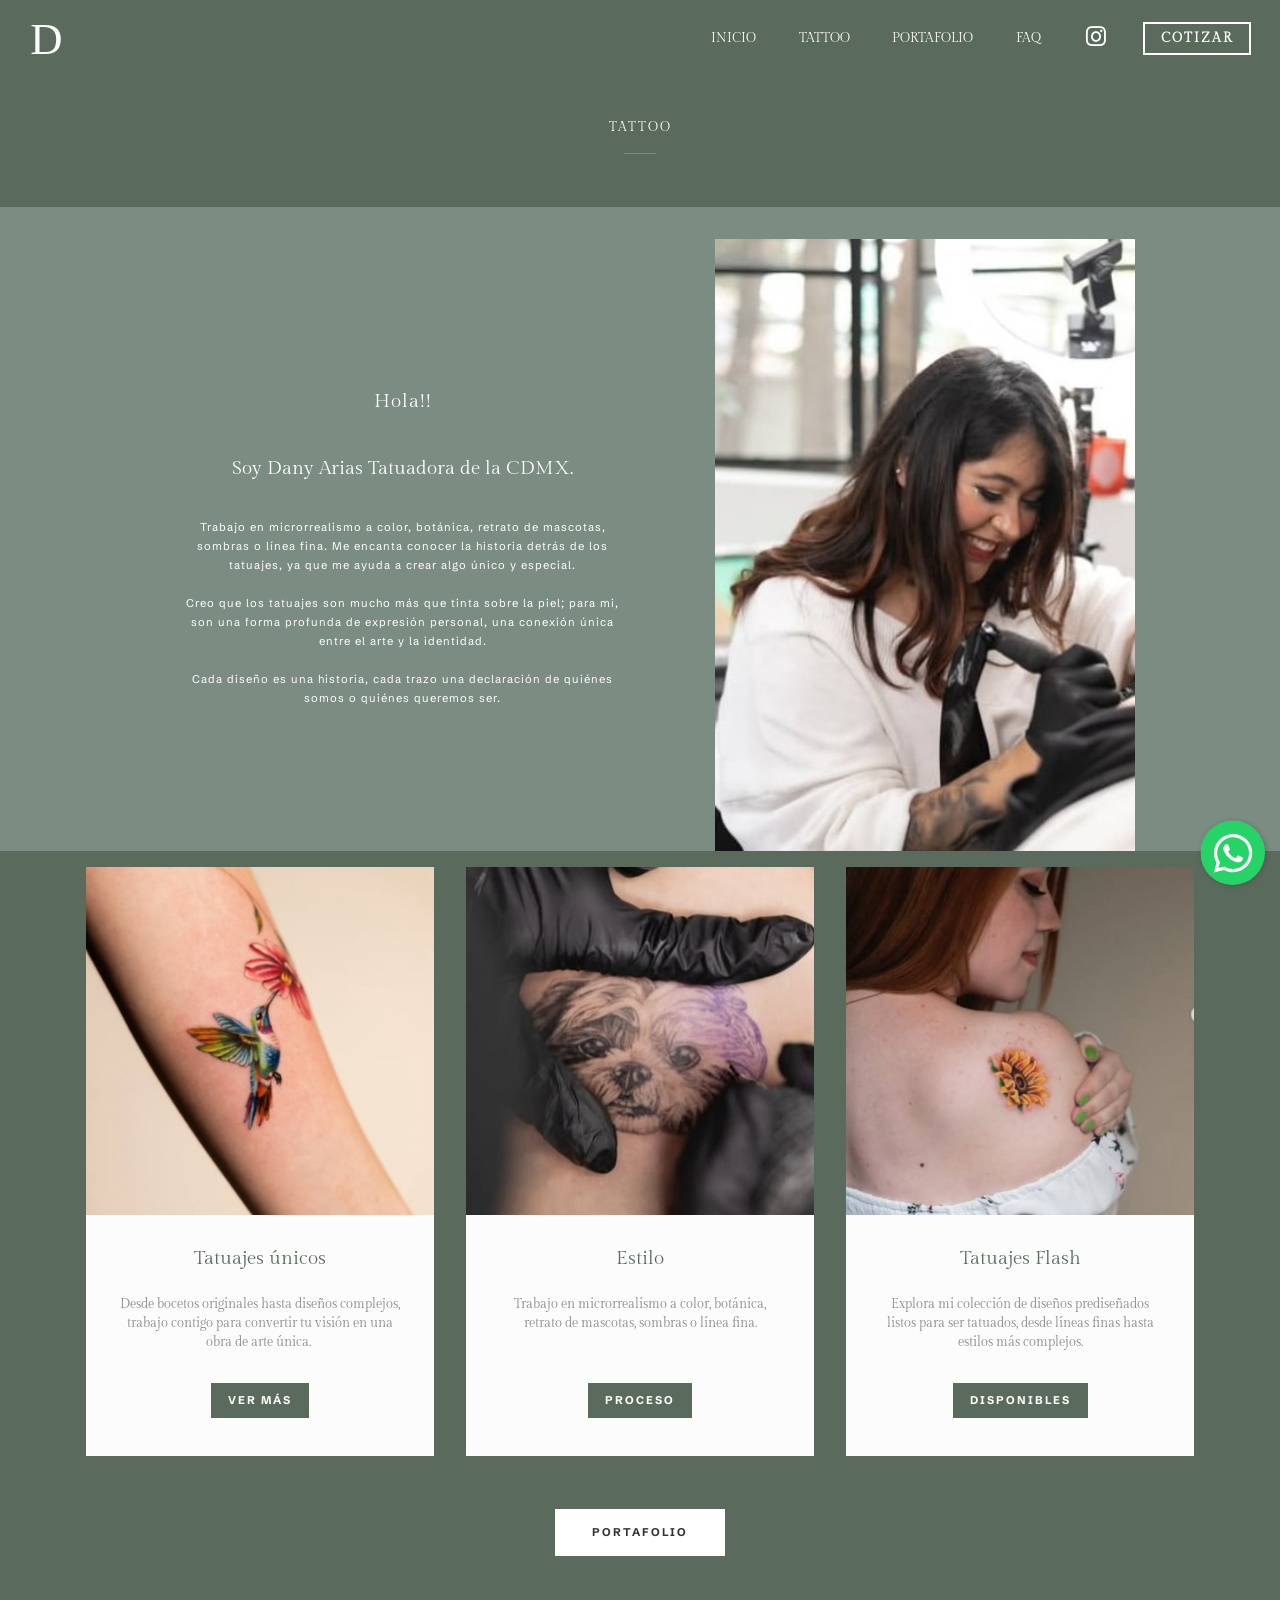
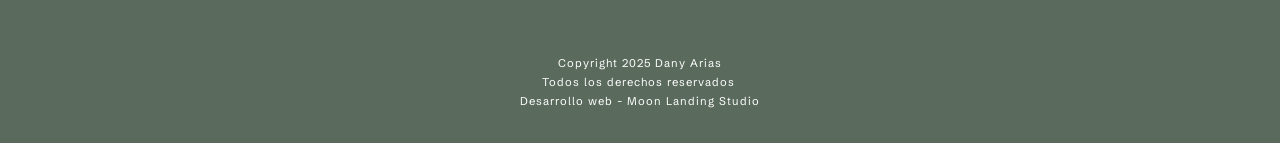
<file: Tattoo.html>
<!DOCTYPE html>
<html  >
<head>
  
  <meta charset="UTF-8">
  <meta http-equiv="X-UA-Compatible" content="IE=edge">
  
  <meta name="viewport" content="width=device-width, initial-scale=1, minimum-scale=1">
  <link rel="shortcut icon" href="assets/images/dm2-2.svg" type="image/x-icon">
  <meta name="description" content="">
  
  
  <title>Tattoo</title>
  <link rel="stylesheet" href="assets/web/assets/mobirise-icons/mobirise-icons.css">
  <link rel="stylesheet" href="assets/tether/tether.min.css">
  <link rel="stylesheet" href="assets/bootstrap/css/bootstrap.min.css">
  <link rel="stylesheet" href="assets/bootstrap/css/bootstrap-grid.min.css">
  <link rel="stylesheet" href="assets/bootstrap/css/bootstrap-reboot.min.css">
  <link rel="stylesheet" href="assets/chatbutton/floating-wpp.css">
    <link rel="stylesheet" href="assets/popup-overlay-plugin/style.css">
  <link rel="stylesheet" href="assets/dropdown/css/style.css">
  <link rel="stylesheet" href="assets/socicon/css/styles.css">
  <link rel="stylesheet" href="assets/theme/css/style.css">
  <link rel="preload" href="https://fonts.googleapis.com/css?family=Gilda+Display:400&display=swap" as="style" onload="this.onload=null;this.rel='stylesheet'">
  <noscript><link rel="stylesheet" href="https://fonts.googleapis.com/css?family=Gilda+Display:400&display=swap"></noscript>
  <link rel="preload" href="https://fonts.googleapis.com/css?family=Schibsted+Grotesk:400,500,600,700,800,900,400i,500i,600i,700i,800i,900i&display=swap" as="style" onload="this.onload=null;this.rel='stylesheet'">
  <noscript><link rel="stylesheet" href="https://fonts.googleapis.com/css?family=Schibsted+Grotesk:400,500,600,700,800,900,400i,500i,600i,700i,800i,900i&display=swap"></noscript>
  <link rel="preload" as="style" href="assets/mobirise/css/mbr-additional.css?v=6C9pSj"><link rel="stylesheet" href="assets/mobirise/css/mbr-additional.css?v=6C9pSj" type="text/css">

  
  
  

</head>
<body>
  
  <section class="menu menu02 photom4_menu02 cid-uBTSGejbhB" once="menu" id="menu02-94">

    


    <nav class="navbar navbar-dropdown navbar-fixed-top navbar-expand-lg">
        <div class="navbar-brand">
            <span class="navbar-logo">
                <a href="index.html">
                    <img src="assets/images/dm2-1.svg" alt="" style="height: 3.8rem;">
                </a>
            </span>
            
        </div>
        <button class="navbar-toggler" type="button" data-toggle="collapse" data-target="#navbarSupportedContent" aria-controls="navbarNavAltMarkup" aria-expanded="false" aria-label="Toggle navigation">
            <div class="hamburger">
                <span></span>
                <span></span>
                <span></span>
                <span></span>
            </div>
        </button>
        <div class="collapse navbar-collapse" id="navbarSupportedContent">
            <ul class="navbar-nav nav-dropdown" data-app-modern-menu="true"><li class="nav-item">
                    <a class="nav-link link text-white text-primary display-7" href="index.html#header3-1">INICIO</a>
                </li>
                <li class="nav-item"><a class="nav-link link text-white text-primary display-7" href="Tattoo.html" aria-expanded="false">TATTOO</a></li>
                <li class="nav-item"><a class="nav-link link text-white text-primary display-7" href="Portafolio.html">PORTAFOLIO</a></li><li class="nav-item"><a class="nav-link link text-white text-primary display-7" href="FAQ.html">FAQ</a></li></ul>
            <div class="icons-menu">
                <a href="https://www.instagram.com/itspia.ttt/" target="_blank">
                    <span class="p-2 mbr-iconfont socicon-instagram socicon"></span>
                </a>
                
                
                
                
                
            </div>
            <div class="navbar-buttons mbr-section-btn"><a class="btn btn-sm btn-white-outline display-7" href="Contacto.html">COTIZAR</a></div>
        </div>
    </nav>
</section>

<section class="mbr-section content3 hotelm4_content3 cid-uwpmY7FTOb" id="content3-22">

	

	<div class="container">
		<div class="media-container-row">
			<div class="title" style="width: 61%;">
				<h2 class="mbr-section-subtitle mbr-fonts-style align-center display-7">
					TATTOO</h2>
				<div class="underline align-center pb-3">
					<div class="line"></div>
				</div>
				
				
				
			</div>
		</div>
	</div>
</section>

<section class="article02 flexm5 cid-uBU1NS2hF8" id="article02-9g">
    

    
    

    <div class="container">
        <div class="row items-wrapper">
            <div class="col-12 col-lg-5 card">
                <div class="content-wrapper">
                    <h2 class="mbr-section-title mbr-fonts-style display-1">
<div><span style="font-size: 1.2rem; background-color: transparent;">Hola!!</span><br></div></h2>
                    <p class="mbr-desc mbr-fonts-style display-5">
                        Soy Dany Arias Tatuadora de la CDMX.
                    </p>
                    <p class="mbr-text mbr-fonts-style display-4"><br>Trabajo en microrrealismo a color, botánica, retrato de mascotas, sombras o línea fina. Me encanta conocer la historia detrás de los tatuajes, ya que me ayuda a crear algo único y especial.
<br>
<br>Creo que los tatuajes son mucho más que tinta sobre la piel; para mi, son una forma profunda de expresión personal, una conexión única entre el arte y la identidad.
<br>
<br>Cada diseño es una historia, cada trazo una declaración de quiénes somos o quiénes queremos ser.
<br>
<br>
<br></p>
                    
                </div>
            </div>
            <div class="col-12 col-lg-6 card">
                <div class="content-wrap">
                    <div class="image-wrapper">
                        <img src="assets/images/captura-de-pantalla-4-2-2025-23547-www.instagram.com-470x586.jpeg" alt="">
                    </div>
                  
             
            </div>
        </div>
    </div></div></section>

<section class="features1 cid-uy7ovuze2Y" id="features01-7e">

    

    
    <div class="container">
          <div class="row">
            <div class="col-12 col-md-12">
        
         
                </div>
              </div>
        
        
        <div class="row justify-content-center">
            <div class="card p-3 col-12 col-md-8 col-lg-4">
                <div class="card-wrapper card1">
                    <div class="card-img">
                        <img src="assets/images/captura-de-pantalla-4-2-2025-223259-www.instagram.com-471x587.jpeg" alt="" title="">
                    </div>
                    <div class="card-box">
                        
                        <div class="title-wrap1 pb-4">
                        <h4 class="card-title1 mbr-fonts-style display-5">Tatuajes únicos</h4>
                            </div>
                        <p class="mbr-text1 mbr-fonts-style display-7">Desde bocetos originales hasta diseños complejos, trabajo contigo para convertir tu visión en una obra de arte única.&nbsp;</p>
                    </div>
                    <div class="mbr-section-btn text-center"><a href="https://www.instagram.com/stories/highlights/17988516014701602/" class="btn btn-secondary display-4" target="_blank">VER MÁS</a></div>
                </div>
            </div>

            <div class="card p-3 col-12 col-md-8 col-lg-4">
                <div class="card-wrapper card2">
                    <div class="card-img">
                        <img src="assets/images/captura-de-pantalla-4-2-2025-22346-www.instagram.com-472x557.jpeg" alt="" title="">
                    </div>
                                      <div class="card-box">
                        
                                          <div class="title-wrap2 pb-4">
                        <h4 class="card-title2 mbr-fonts-style display-5">Estilo</h4></div>
                        <p class="mbr-text2 mbr-fonts-style display-7">
                            Trabajo en microrrealismo a color, botánica, retrato de mascotas, sombras o línea fina.<br><br></p>
                    </div>
                    <div class="mbr-section-btn text-center"><a href="https://www.instagram.com/stories/highlights/18036288329150743/" class="btn btn-secondary display-4" target="_blank">PROCESO</a></div>
                </div>
            </div>

            <div class="card p-3 col-12 col-md-8 col-lg-4">
                <div class="card-wrapper card3">
                    <div class="card-img">
                        <img src="assets/images/captura-de-pantalla-4-2-2025-223447-www.instagram.com-467x586.jpeg" alt="" title="">
                    </div>
                                       <div class="card-box">
                        
                                           <div class="title-wrap3 pb-4">
                        <h4 class="card-title3 mbr-fonts-style display-5">Tatuajes Flash<br></h4></div>
                        <p class="mbr-text3 mbr-fonts-style display-7">Explora mi colección de diseños prediseñados listos para ser tatuados, desde líneas finas hasta estilos más complejos.</p>
                    </div>
                    <div class="mbr-section-btn text-center"><a href="https://www.instagram.com/stories/highlights/18193552909116059/" class="btn btn-secondary display-4" target="_blank">DISPONIBLES</a></div>
                </div>
            </div>

            
        </div>
    </div>
</section>

<section class="mbr-section content2 hotelm4_content2 cid-uy7Y3AR7Bm" id="content2-8x">

    

    <div class="container">
        <div class="row justify-content-center">
            <div class="col-12 col-md-10">
                <div class="mbr-section-btn align-center"><a class="btn btn-lg btn-white display-4" href="Portafolio.html">PORTAFOLIO</a></div>
            </div>
        </div>
    </div>
</section>

<section class="talkm5 footer2 cid-uy7YLamLIb" once="footers" id="footer2-8z">

	

	

	<div class="container">
		<div class="media-container-row align-center mbr-white">
			<div class="col-12">
				<p class="mbr-text mb-0 mbr-fonts-style display-4">Copyright 2025 Dany Arias<br>Todos los derechos reservados&nbsp;<br>Desarrollo web - <a href="https://moonlandingstudio.com.mx/" class="text-danger" target="_blank">Moon Landing Studio</a></p>
			</div>
		</div>
	</div>
</section>


<script src="assets/web/assets/jquery/jquery.min.js"></script>
  <script src="assets/popper/popper.min.js"></script>
  <script src="assets/tether/tether.min.js"></script>
  <script src="assets/bootstrap/js/bootstrap.min.js"></script>
  <script src="assets/smoothscroll/smooth-scroll.js"></script>
  <script src="assets/chatbutton/floating-wpp.js"></script>
  <script src="assets/chatbutton/script.js"></script>
      <script src="assets/dropdown/js/nav-dropdown.js"></script>
  <script src="assets/dropdown/js/navbar-dropdown.js"></script>
  <script src="assets/touchswipe/jquery.touch-swipe.min.js"></script>
  <script src="assets/theme/js/script.js"></script>
  
  
  
<div id="chatbutton-wa" data-phone="5537013248" data-showpopup="true" data-headertitle="Dany Arias" data-popupmessage="Hola!👋
¿En qué puedo ayudarte?🌿

" data-placeholder="Escribir" data-position="left" data-headercolor="#1a1818" data-backgroundcolor="#d8d7d7" data-autoopentimeout="zero" data-size="65px"><div class="floating-wpp-button" style="width: 65px; height: 65px;"><div class="floating-wpp-button-image"><!--?xml version="1.0" encoding="UTF-8" standalone="no"?--><svg xmlns="http://www.w3.org/2000/svg" xmlns:xlink="http://www.w3.org/1999/xlink" style="isolation:isolate" viewBox="0 0 800 800" width="65" height="65"><defs><clipPath id="_clipPath_A3g8G5hPEGG2L0B6hFCxamU4cc8rfqzQ"><rect width="800" height="800"></rect></clipPath></defs><g clip-path="url(#_clipPath_A3g8G5hPEGG2L0B6hFCxamU4cc8rfqzQ)"><g><path d=" M 787.59 800 L 12.41 800 C 5.556 800 0 793.332 0 785.108 L 0 14.892 C 0 6.667 5.556 0 12.41 0 L 787.59 0 C 794.444 0 800 6.667 800 14.892 L 800 785.108 C 800 793.332 794.444 800 787.59 800 Z " fill="rgb(37,211,102)"></path></g><g><path d=" M 508.558 450.429 C 502.67 447.483 473.723 433.24 468.325 431.273 C 462.929 429.308 459.003 428.328 455.078 434.22 C 451.153 440.114 439.869 453.377 436.434 457.307 C 433 461.236 429.565 461.729 423.677 458.78 C 417.79 455.834 398.818 449.617 376.328 429.556 C 358.825 413.943 347.008 394.663 343.574 388.768 C 340.139 382.873 343.207 379.687 346.155 376.752 C 348.804 374.113 352.044 369.874 354.987 366.436 C 357.931 362.999 358.912 360.541 360.875 356.614 C 362.837 352.683 361.857 349.246 360.383 346.299 C 358.912 343.352 347.136 314.369 342.231 302.579 C 337.451 291.099 332.597 292.654 328.983 292.472 C 325.552 292.301 321.622 292.265 317.698 292.265 C 313.773 292.265 307.394 293.739 301.996 299.632 C 296.6 305.527 281.389 319.772 281.389 348.752 C 281.389 377.735 302.487 405.731 305.431 409.661 C 308.376 413.592 346.949 473.062 406.015 498.566 C 420.062 504.634 431.03 508.256 439.581 510.969 C 453.685 515.451 466.521 514.818 476.666 513.302 C 487.978 511.613 511.502 499.06 516.409 485.307 C 521.315 471.55 521.315 459.762 519.842 457.307 C 518.371 454.851 514.446 453.377 508.558 450.429 Z  M 401.126 597.117 L 401.047 597.117 C 365.902 597.104 331.431 587.661 301.36 569.817 L 294.208 565.572 L 220.08 585.017 L 239.866 512.743 L 235.21 505.332 C 215.604 474.149 205.248 438.108 205.264 401.1 C 205.307 293.113 293.17 205.257 401.204 205.257 C 453.518 205.275 502.693 225.674 539.673 262.696 C 576.651 299.716 597.004 348.925 596.983 401.258 C 596.939 509.254 509.078 597.117 401.126 597.117 Z  M 567.816 234.565 C 523.327 190.024 464.161 165.484 401.124 165.458 C 271.24 165.458 165.529 271.161 165.477 401.085 C 165.46 442.617 176.311 483.154 196.932 518.892 L 163.502 641 L 288.421 608.232 C 322.839 627.005 361.591 636.901 401.03 636.913 L 401.126 636.913 L 401.127 636.913 C 530.998 636.913 636.717 531.2 636.77 401.274 C 636.794 338.309 612.306 279.105 567.816 234.565" fill-rule="evenodd" fill="rgb(255,255,255)"></path></g></g></svg></div></div></div>
 
</body>
</html>
</file>
<file: assets/web/assets/mobirise-icons/mobirise-icons.css>
@font-face {
  font-family: 'MobiriseIcons';
  src:  url('mobirise-icons.eot?spat4u');
  src:  url('mobirise-icons.eot?spat4u#iefix') format('embedded-opentype'),
    url('mobirise-icons.ttf?spat4u') format('truetype'),
    url('mobirise-icons.woff?spat4u') format('woff'),
    url('mobirise-icons.svg?spat4u#MobiriseIcons') format('svg');
  font-weight: normal;
  font-style: normal;
  font-display: swap;
}

[class^="mbri-"], [class*=" mbri-"] {
  /* use !important to prevent issues with browser extensions that change fonts */
  font-family: MobiriseIcons !important;
  speak: none;
  font-style: normal;
  font-weight: normal;
  font-variant: normal;
  text-transform: none;
  line-height: 1;

  /* Better Font Rendering =========== */
  -webkit-font-smoothing: antialiased;
  -moz-osx-font-smoothing: grayscale;
}

.mbri-add-submenu:before {
  content: "\e900";
}
.mbri-alert:before {
  content: "\e901";
}
.mbri-align-center:before {
  content: "\e902";
}
.mbri-align-justify:before {
  content: "\e903";
}
.mbri-align-left:before {
  content: "\e904";
}
.mbri-align-right:before {
  content: "\e905";
}
.mbri-android:before {
  content: "\e906";
}
.mbri-apple:before {
  content: "\e907";
}
.mbri-arrow-down:before {
  content: "\e908";
}
.mbri-arrow-next:before {
  content: "\e909";
}
.mbri-arrow-prev:before {
  content: "\e90a";
}
.mbri-arrow-up:before {
  content: "\e90b";
}
.mbri-bold:before {
  content: "\e90c";
}
.mbri-bookmark:before {
  content: "\e90d";
}
.mbri-bootstrap:before {
  content: "\e90e";
}
.mbri-briefcase:before {
  content: "\e90f";
}
.mbri-browse:before {
  content: "\e910";
}
.mbri-bulleted-list:before {
  content: "\e911";
}
.mbri-calendar:before {
  content: "\e912";
}
.mbri-camera:before {
  content: "\e913";
}
.mbri-cart-add:before {
  content: "\e914";
}
.mbri-cart-full:before {
  content: "\e915";
}
.mbri-cash:before {
  content: "\e916";
}
.mbri-change-style:before {
  content: "\e917";
}
.mbri-chat:before {
  content: "\e918";
}
.mbri-clock:before {
  content: "\e919";
}
.mbri-close:before {
  content: "\e91a";
}
.mbri-cloud:before {
  content: "\e91b";
}
.mbri-code:before {
  content: "\e91c";
}
.mbri-contact-form:before {
  content: "\e91d";
}
.mbri-credit-card:before {
  content: "\e91e";
}
.mbri-cursor-click:before {
  content: "\e91f";
}
.mbri-cust-feedback:before {
  content: "\e920";
}
.mbri-database:before {
  content: "\e921";
}
.mbri-delivery:before {
  content: "\e922";
}
.mbri-desktop:before {
  content: "\e923";
}
.mbri-devices:before {
  content: "\e924";
}
.mbri-down:before {
  content: "\e925";
}
.mbri-download:before {
  content: "\e989";
}
.mbri-drag-n-drop:before {
  content: "\e927";
}
.mbri-drag-n-drop2:before {
  content: "\e928";
}
.mbri-edit:before {
  content: "\e929";
}
.mbri-edit2:before {
  content: "\e92a";
}
.mbri-error:before {
  content: "\e92b";
}
.mbri-extension:before {
  content: "\e92c";
}
.mbri-features:before {
  content: "\e92d";
}
.mbri-file:before {
  content: "\e92e";
}
.mbri-flag:before {
  content: "\e92f";
}
.mbri-folder:before {
  content: "\e930";
}
.mbri-gift:before {
  content: "\e931";
}
.mbri-github:before {
  content: "\e932";
}
.mbri-globe:before {
  content: "\e933";
}
.mbri-globe-2:before {
  content: "\e934";
}
.mbri-growing-chart:before {
  content: "\e935";
}
.mbri-hearth:before {
  content: "\e936";
}
.mbri-help:before {
  content: "\e937";
}
.mbri-home:before {
  content: "\e938";
}
.mbri-hot-cup:before {
  content: "\e939";
}
.mbri-idea:before {
  content: "\e93a";
}
.mbri-image-gallery:before {
  content: "\e93b";
}
.mbri-image-slider:before {
  content: "\e93c";
}
.mbri-info:before {
  content: "\e93d";
}
.mbri-italic:before {
  content: "\e93e";
}
.mbri-key:before {
  content: "\e93f";
}
.mbri-laptop:before {
  content: "\e940";
}
.mbri-layers:before {
  content: "\e941";
}
.mbri-left-right:before {
  content: "\e942";
}
.mbri-left:before {
  content: "\e943";
}
.mbri-letter:before {
  content: "\e944";
}
.mbri-like:before {
  content: "\e945";
}
.mbri-link:before {
  content: "\e946";
}
.mbri-lock:before {
  content: "\e947";
}
.mbri-login:before {
  content: "\e948";
}
.mbri-logout:before {
  content: "\e949";
}
.mbri-magic-stick:before {
  content: "\e94a";
}
.mbri-map-pin:before {
  content: "\e94b";
}
.mbri-menu:before {
  content: "\e94c";
}
.mbri-mobile:before {
  content: "\e94d";
}
.mbri-mobile2:before {
  content: "\e94e";
}
.mbri-mobirise:before {
  content: "\e94f";
}
.mbri-more-horizontal:before {
  content: "\e950";
}
.mbri-more-vertical:before {
  content: "\e951";
}
.mbri-music:before {
  content: "\e952";
}
.mbri-new-file:before {
  content: "\e953";
}
.mbri-numbered-list:before {
  content: "\e954";
}
.mbri-opened-folder:before {
  content: "\e955";
}
.mbri-pages:before {
  content: "\e956";
}
.mbri-paper-plane:before {
  content: "\e957";
}
.mbri-paperclip:before {
  content: "\e958";
}
.mbri-photo:before {
  content: "\e959";
}
.mbri-photos:before {
  content: "\e95a";
}
.mbri-pin:before {
  content: "\e95b";
}
.mbri-play:before {
  content: "\e95c";
}
.mbri-plus:before {
  content: "\e95d";
}
.mbri-preview:before {
  content: "\e95e";
}
.mbri-print:before {
  content: "\e95f";
}
.mbri-protect:before {
  content: "\e960";
}
.mbri-question:before {
  content: "\e961";
}
.mbri-quote-left:before {
  content: "\e962";
}
.mbri-quote-right:before {
  content: "\e963";
}
.mbri-refresh:before {
  content: "\e964";
}
.mbri-responsive:before {
  content: "\e965";
}
.mbri-right:before {
  content: "\e966";
}
.mbri-rocket:before {
  content: "\e967";
}
.mbri-sad-face:before {
  content: "\e968";
}
.mbri-sale:before {
  content: "\e969";
}
.mbri-save:before {
  content: "\e96a";
}
.mbri-search:before {
  content: "\e96b";
}
.mbri-setting:before {
  content: "\e96c";
}
.mbri-setting2:before {
  content: "\e96d";
}
.mbri-setting3:before {
  content: "\e96e";
}
.mbri-share:before {
  content: "\e96f";
}
.mbri-shopping-bag:before {
  content: "\e970";
}
.mbri-shopping-basket:before {
  content: "\e971";
}
.mbri-shopping-cart:before {
  content: "\e972";
}
.mbri-sites:before {
  content: "\e973";
}
.mbri-smile-face:before {
  content: "\e974";
}
.mbri-speed:before {
  content: "\e975";
}
.mbri-star:before {
  content: "\e976";
}
.mbri-success:before {
  content: "\e977";
}
.mbri-sun:before {
  content: "\e978";
}
.mbri-sun2:before {
  content: "\e979";
}
.mbri-tablet:before {
  content: "\e97a";
}
.mbri-tablet-vertical:before {
  content: "\e97b";
}
.mbri-target:before {
  content: "\e97c";
}
.mbri-timer:before {
  content: "\e97d";
}
.mbri-to-ftp:before {
  content: "\e97e";
}
.mbri-to-local-drive:before {
  content: "\e97f";
}
.mbri-touch-swipe:before {
  content: "\e980";
}
.mbri-touch:before {
  content: "\e981";
}
.mbri-trash:before {
  content: "\e982";
}
.mbri-underline:before {
  content: "\e983";
}
.mbri-unlink:before {
  content: "\e984";
}
.mbri-unlock:before {
  content: "\e985";
}
.mbri-up-down:before {
  content: "\e986";
}
.mbri-up:before {
  content: "\e987";
}
.mbri-update:before {
  content: "\e988";
}
.mbri-upload:before {
 content: "\e926"; 
}
.mbri-user:before {
  content: "\e98a";
}
.mbri-user2:before {
  content: "\e98b";
}
.mbri-users:before {
  content: "\e98c";
}
.mbri-video:before {
  content: "\e98d";
}
.mbri-video-play:before {
  content: "\e98e";
}
.mbri-watch:before {
  content: "\e98f";
}
.mbri-website-theme:before {
  content: "\e990";
}
.mbri-wifi:before {
  content: "\e991";
}
.mbri-windows:before {
  content: "\e992";
}
.mbri-zoom-out:before {
  content: "\e993";
}
.mbri-redo:before {
  content: "\e994";
}
.mbri-undo:before {
  content: "\e995";
}
</file>
<file: assets/chatbutton/floating-wpp.css>
.floating-wpp {
    position: fixed;
    bottom: 15px;
    left: 15px;
    font-size: 14px;
    transition: bottom 0.2s;
    z-index: 1021;
}

.floating-wpp .floating-wpp-button {
    position: relative;
    border-radius: 50%;
    box-shadow: 1px 1px 4px rgba(60, 60, 60, 0.4);
    transition: box-shadow 0.2s;
    cursor: pointer;
    overflow: hidden;
}

.floating-wpp .floating-wpp-button img,
.floating-wpp .floating-wpp-button svg {
    position: absolute;
    width: 100%;
    height: auto;
    object-fit: cover;
    top: 50%;
    left: 50%;
    transform: translate3d(-50%, -50%, 0);
    border-radius: 50%;
}

.floating-wpp:hover .floating-wpp-button {
    box-shadow: 1px 2px 8px rgba(60, 60, 60, 0.4);
}

.floating-wpp .floating-wpp-popup {
    /*border: 2px solid white;*/
    border-radius: 8px;
    background-color: #e5ddd5;
    position: absolute;
    overflow: hidden;
    padding: 0;
    box-shadow: 1px 2px 8px rgba(60, 60, 60, 0.25);
    width: 0px;
    height: 0px;
    bottom: 0;
    opacity: 0;
    transition: bottom 0.1s ease-out, opacity 0.2s ease-out;
    transform-origin: bottom;
}

.floating-wpp .floating-wpp-popup.active {
    padding: 0 15px 12px 15px;
    width: 280px;
    height: auto;
    bottom: 82px;
    opacity: 1;
}

.floating-wpp .floating-wpp-popup .floating-wpp-message {
    background-color: white;
    padding: 8px;
    border-radius: 7.5px 7.5px 7.5px 7.5px;
    box-shadow: 1px 1px 5px rgba(0, 0, 0, 0.15);
    opacity: 0;
    transition: opacity 0.2s;
    max-width: 100%;
}

.floating-wpp .floating-wpp-popup.active .floating-wpp-message {
    opacity: 1;
    transition-delay: 0.2s;
}

.floating-wpp .floating-wpp-popup .floating-wpp-head {
    text-align: left;
    color: white;
    margin: 0 -15px 15px -15px;
    padding: 15px 15px;
    display: flex;
    flex-direction: column;
    justify-content: space-between;
    cursor: pointer;
}

.floating-wpp-headName {
    margin: 0;
}

.floating-wpp .floating-wpp-popup .floating-wpp-head .close {
    position: absolute;
    top: 14px;
    right: 8px;
    color: #ffffff;
    text-shadow: none;
    opacity: 1;
    font-size: inherit;
}

.floating-wpp .floating-wpp-input-message {
    background-color: #e5ddd5;
    margin: 5px -15px -15px -15px;
    padding: 0 15px;
    display: flex;
    align-items: center;
}

.floating-wpp .floating-wpp-input-message textarea {
    border: 1px solid #ffffff;
    border-radius: 21px;
    box-shadow: none;
    padding: 8px 12px;
    margin: 10px 0 15px 0;
    width: 100%;
    max-width: 100%;
    font-family: inherit;
    font-size: inherit;
    resize: none;
    outline: none;
    color: #4a4a4a;
    box-shadow: 1px 2px 8px rgba(60, 60, 60, 0.25);
    visibility: visible !important;
    animation-delay: 0s;
    animation-duration: 0s;
}

.floating-wpp .floating-wpp-btn-send {
    margin: 10px 0 15px 12px;
    font-size: 0;
    cursor: pointer;
    box-shadow: 1px 2px 8px rgba(60, 60, 60, 0.25);
    border-radius: 50%;
}
</file>
<file: assets/popup-overlay-plugin/style.css>
html.is-builder .modal-backdrop.show {
    display: none !important;
}
</file>
<file: assets/dropdown/css/style.css>
.navbar-dropdown {
  left: 0;
  padding: 0;
  position: absolute;
  right: 0;
  top: 0;
  transition: all 0.45s ease;
  z-index: 1030;
  background: #282828; }
  .navbar-dropdown .navbar-logo {
    margin-right: 0.8rem;
    transition: margin 0.3s ease-in-out;
    vertical-align: middle; }
    .navbar-dropdown .navbar-logo img {
      height: 3.125rem;
      transition: all 0.3s ease-in-out; }
    .navbar-dropdown .navbar-logo.mbr-iconfont {
      font-size: 3.125rem;
      line-height: 3.125rem; }
  .navbar-dropdown .navbar-caption {
    font-weight: 700;
    white-space: normal;
    vertical-align: -4px;
    line-height: 3.125rem !important; }
    .navbar-dropdown .navbar-caption, .navbar-dropdown .navbar-caption:hover {
      color: inherit;
      text-decoration: none; }
  .navbar-dropdown .mbr-iconfont + .navbar-caption {
    vertical-align: -1px; }
  .navbar-dropdown.navbar-fixed-top {
    position: fixed; }
  .navbar-dropdown .navbar-brand span {
    vertical-align: -4px; }
  .navbar-dropdown.bg-color.transparent {
    background: none; }
  .navbar-dropdown.navbar-short .navbar-brand {
    padding: 0.625rem 0; }
    .navbar-dropdown.navbar-short .navbar-brand span {
      vertical-align: -1px; }
  .navbar-dropdown.navbar-short .navbar-caption {
    line-height: 2.375rem !important;
    vertical-align: -2px; }
  .navbar-dropdown.navbar-short .navbar-logo {
    margin-right: 0.5rem; }
    .navbar-dropdown.navbar-short .navbar-logo img {
      height: 2.375rem; }
    .navbar-dropdown.navbar-short .navbar-logo.mbr-iconfont {
      font-size: 2.375rem;
      line-height: 2.375rem; }
  .navbar-dropdown.navbar-short .mbr-table-cell {
    height: 3.625rem; }
  .navbar-dropdown .navbar-close {
    left: 0.6875rem;
    position: fixed;
    top: 0.75rem;
    z-index: 1000; }
  .navbar-dropdown .hamburger-icon {
    content: "";
    display: inline-block;
    vertical-align: middle;
    width: 16px;
    -webkit-box-shadow: 0 -6px 0 1px #282828,0 0 0 1px #282828,0 6px 0 1px #282828;
    -moz-box-shadow: 0 -6px 0 1px #282828,0 0 0 1px #282828,0 6px 0 1px #282828;
    box-shadow: 0 -6px 0 1px #282828,0 0 0 1px #282828,0 6px 0 1px #282828; }

.dropdown-menu .dropdown-toggle[data-toggle="dropdown-submenu"]::after {
  border-bottom: 0.35em solid transparent;
  border-left: 0.35em solid;
  border-right: 0;
  border-top: 0.35em solid transparent;
  margin-left: 0.3rem; }

.dropdown-menu .dropdown-item:focus {
  outline: 0; }

.nav-dropdown {
  font-size: 0.75rem;
  font-weight: 500;
  height: auto !important; }
  .nav-dropdown .nav-btn {
    padding-left: 1rem; }
  .nav-dropdown .link {
    margin: .667em 1.667em;
    font-weight: 500;
    padding: 0;
    transition: color .2s ease-in-out; }
    .nav-dropdown .link.dropdown-toggle {
      margin-right: 2.583em; }
      .nav-dropdown .link.dropdown-toggle::after {
        margin-left: .25rem;
        border-top: 0.35em solid;
        border-right: 0.35em solid transparent;
        border-left: 0.35em solid transparent;
        border-bottom: 0; }
      .nav-dropdown .link.dropdown-toggle[aria-expanded="true"] {
        margin: 0;
        padding: 0.667em 3.263em  0.667em 1.667em; }
  .nav-dropdown .link::after,
  .nav-dropdown .dropdown-item::after {
    color: inherit; }
  .nav-dropdown .btn {
    font-size: 0.75rem;
    font-weight: 700;
    letter-spacing: 0;
    margin-bottom: 0;
    padding-left: 1.25rem;
    padding-right: 1.25rem; }
  .nav-dropdown .dropdown-menu {
    border-radius: 0;
    border: 0;
    left: 0;
    margin: 0;
    padding-bottom: 1.25rem;
    padding-top: 1.25rem;
    position: relative; }
  .nav-dropdown .dropdown-submenu {
    margin-left: 0.125rem;
    top: 0; }
  .nav-dropdown .dropdown-item {
    font-weight: 500;
    line-height: 2;
    padding: 0.3846em 4.615em 0.3846em 1.5385em;
    position: relative;
    transition: color .2s ease-in-out, background-color .2s ease-in-out; }
    .nav-dropdown .dropdown-item::after {
      margin-top: -0.3077em;
      position: absolute;
      right: 1.1538em;
      top: 50%; }
    .nav-dropdown .dropdown-item:focus, .nav-dropdown .dropdown-item:hover {
      background: none; }

@media (max-width: 767px) {
  .nav-dropdown.navbar-toggleable-sm {
    bottom: 0;
    display: none;
    left: 0;
    overflow-x: hidden;
    position: fixed;
    top: 0;
    transform: translateX(-100%);
    -ms-transform: translateX(-100%);
    -webkit-transform: translateX(-100%);
    width: 18.75rem;
    z-index: 999; } }
.nav-dropdown.navbar-toggleable-xl {
  bottom: 0;
  display: none;
  left: 0;
  overflow-x: hidden;
  position: fixed;
  top: 0;
  transform: translateX(-100%);
  -ms-transform: translateX(-100%);
  -webkit-transform: translateX(-100%);
  width: 18.75rem;
  z-index: 999; }

.nav-dropdown-sm {
  display: block !important;
  overflow-x: hidden;
  overflow: auto;
  padding-top: 3.875rem; }
  .nav-dropdown-sm::after {
    content: "";
    display: block;
    height: 3rem;
    width: 100%; }
  .nav-dropdown-sm.collapse.in ~ .navbar-close {
    display: block !important; }
  .nav-dropdown-sm.collapsing, .nav-dropdown-sm.collapse.in {
    transform: translateX(0);
    -ms-transform: translateX(0);
    -webkit-transform: translateX(0);
    transition: all 0.25s ease-out;
    -webkit-transition: all 0.25s ease-out;
    background: #282828; }
  .nav-dropdown-sm.collapsing[aria-expanded="false"] {
    transform: translateX(-100%);
    -ms-transform: translateX(-100%);
    -webkit-transform: translateX(-100%); }
  .nav-dropdown-sm .nav-item {
    display: block;
    margin-left: 0 !important;
    padding-left: 0; }
  .nav-dropdown-sm .link,
  .nav-dropdown-sm .dropdown-item {
    border-top: 1px dotted rgba(255, 255, 255, 0.1);
    font-size: 0.8125rem;
    line-height: 1.6;
    margin: 0 !important;
    padding: 0.875rem 2.4rem 0.875rem 1.5625rem !important;
    position: relative;
    white-space: normal; }
    .nav-dropdown-sm .link:focus, .nav-dropdown-sm .link:hover,
    .nav-dropdown-sm .dropdown-item:focus,
    .nav-dropdown-sm .dropdown-item:hover {
      background: rgba(0, 0, 0, 0.2) !important;
      color: #c0a375; }
  .nav-dropdown-sm .nav-btn {
    position: relative;
    padding: 1.5625rem 1.5625rem 0 1.5625rem; }
    .nav-dropdown-sm .nav-btn::before {
      border-top: 1px dotted rgba(255, 255, 255, 0.1);
      content: "";
      left: 0;
      position: absolute;
      top: 0;
      width: 100%; }
    .nav-dropdown-sm .nav-btn + .nav-btn {
      padding-top: 0.625rem; }
      .nav-dropdown-sm .nav-btn + .nav-btn::before {
        display: none; }
  .nav-dropdown-sm .btn {
    padding: 0.625rem 0; }
  .nav-dropdown-sm .dropdown-toggle[data-toggle="dropdown-submenu"]::after {
    margin-left: .25rem;
    border-top: 0.35em solid;
    border-right: 0.35em solid transparent;
    border-left: 0.35em solid transparent;
    border-bottom: 0; }
  .nav-dropdown-sm .dropdown-toggle[data-toggle="dropdown-submenu"][aria-expanded="true"]::after {
    border-top: 0;
    border-right: 0.35em solid transparent;
    border-left: 0.35em solid transparent;
    border-bottom: 0.35em solid; }
  .nav-dropdown-sm .dropdown-menu {
    margin: 0;
    padding: 0;
    position: relative;
    top: 0;
    left: 0;
    width: 100%;
    border: 0;
    float: none;
    border-radius: 0;
    background: none; }
  .nav-dropdown-sm .dropdown-submenu {
    left: 100%;
    margin-left: 0.125rem;
    margin-top: -1.25rem;
    top: 0; }

.navbar-toggleable-sm .nav-dropdown .dropdown-menu {
  position: absolute; }

.navbar-toggleable-sm .nav-dropdown .dropdown-submenu {
  left: 100%;
  margin-left: 0.125rem;
  margin-top: -1.25rem;
  top: 0; }

.navbar-toggleable-sm.opened .nav-dropdown .dropdown-menu {
  position: relative; }

.navbar-toggleable-sm.opened .nav-dropdown .dropdown-submenu {
  left: 0;
  margin-left: 00rem;
  margin-top: 0rem;
  top: 0; }

.is-builder .nav-dropdown.collapsing {
  transition: none !important; }

/*# sourceMappingURL=style.css.map */
</file>
<file: assets/socicon/css/styles.css>
@charset "UTF-8";

@font-face {
  font-family: 'Socicon';
  src:  url('../fonts/socicon.eot');
  src:  url('../fonts/socicon.eot?#iefix') format('embedded-opentype'),
    url('../fonts/socicon.woff2') format('woff2'),
    url('../fonts/socicon.ttf') format('truetype'),
    url('../fonts/socicon.woff') format('woff'),
    url('../fonts/socicon.svg#socicon') format('svg');
  font-weight: normal;
  font-style: normal;
  font-display: swap;
}

[data-icon]:before {
  font-family: "socicon" !important;
  content: attr(data-icon);
  font-style: normal !important;
  font-weight: normal !important;
  font-variant: normal !important;
  text-transform: none !important;
  speak: none;
  line-height: 1;
  -webkit-font-smoothing: antialiased;
  -moz-osx-font-smoothing: grayscale;
}

[class^="socicon-"], [class*=" socicon-"] {
  /* use !important to prevent issues with browser extensions that change fonts */
  font-family: 'Socicon' !important;
  speak: none;
  font-style: normal;
  font-weight: normal;
  font-variant: normal;
  text-transform: none;
  line-height: 1;

  /* Better Font Rendering =========== */
  -webkit-font-smoothing: antialiased;
  -moz-osx-font-smoothing: grayscale;
}

.socicon-500px:before {
  content: "\e000";
}
.socicon-8tracks:before {
  content: "\e001";
}
.socicon-airbnb:before {
  content: "\e002";
}
.socicon-alliance:before {
  content: "\e003";
}
.socicon-amazon:before {
  content: "\e004";
}
.socicon-amplement:before {
  content: "\e005";
}
.socicon-android:before {
  content: "\e006";
}
.socicon-angellist:before {
  content: "\e007";
}
.socicon-apple:before {
  content: "\e008";
}
.socicon-appnet:before {
  content: "\e009";
}
.socicon-baidu:before {
  content: "\e00a";
}
.socicon-bandcamp:before {
  content: "\e00b";
}
.socicon-battlenet:before {
  content: "\e00c";
}
.socicon-mixer:before {
  content: "\e00d";
}
.socicon-bebee:before {
  content: "\e00e";
}
.socicon-bebo:before {
  content: "\e00f";
}
.socicon-behance:before {
  content: "\e010";
}
.socicon-blizzard:before {
  content: "\e011";
}
.socicon-blogger:before {
  content: "\e012";
}
.socicon-buffer:before {
  content: "\e013";
}
.socicon-chrome:before {
  content: "\e014";
}
.socicon-coderwall:before {
  content: "\e015";
}
.socicon-curse:before {
  content: "\e016";
}
.socicon-dailymotion:before {
  content: "\e017";
}
.socicon-deezer:before {
  content: "\e018";
}
.socicon-delicious:before {
  content: "\e019";
}
.socicon-deviantart:before {
  content: "\e01a";
}
.socicon-diablo:before {
  content: "\e01b";
}
.socicon-digg:before {
  content: "\e01c";
}
.socicon-discord:before {
  content: "\e01d";
}
.socicon-disqus:before {
  content: "\e01e";
}
.socicon-douban:before {
  content: "\e01f";
}
.socicon-draugiem:before {
  content: "\e020";
}
.socicon-dribbble:before {
  content: "\e021";
}
.socicon-drupal:before {
  content: "\e022";
}
.socicon-ebay:before {
  content: "\e023";
}
.socicon-ello:before {
  content: "\e024";
}
.socicon-endomodo:before {
  content: "\e025";
}
.socicon-envato:before {
  content: "\e026";
}
.socicon-etsy:before {
  content: "\e027";
}
.socicon-facebook:before {
  content: "\e028";
}
.socicon-feedburner:before {
  content: "\e029";
}
.socicon-filmweb:before {
  content: "\e02a";
}
.socicon-firefox:before {
  content: "\e02b";
}
.socicon-flattr:before {
  content: "\e02c";
}
.socicon-flickr:before {
  content: "\e02d";
}
.socicon-formulr:before {
  content: "\e02e";
}
.socicon-forrst:before {
  content: "\e02f";
}
.socicon-foursquare:before {
  content: "\e030";
}
.socicon-friendfeed:before {
  content: "\e031";
}
.socicon-github:before {
  content: "\e032";
}
.socicon-goodreads:before {
  content: "\e033";
}
.socicon-google:before {
  content: "\e034";
}
.socicon-googlescholar:before {
  content: "\e035";
}
.socicon-googlegroups:before {
  content: "\e036";
}
.socicon-googlephotos:before {
  content: "\e037";
}
.socicon-googleplus:before {
  content: "\e038";
}
.socicon-grooveshark:before {
  content: "\e039";
}
.socicon-hackerrank:before {
  content: "\e03a";
}
.socicon-hearthstone:before {
  content: "\e03b";
}
.socicon-hellocoton:before {
  content: "\e03c";
}
.socicon-heroes:before {
  content: "\e03d";
}
.socicon-smashcast:before {
  content: "\e03e";
}
.socicon-horde:before {
  content: "\e03f";
}
.socicon-houzz:before {
  content: "\e040";
}
.socicon-icq:before {
  content: "\e041";
}
.socicon-identica:before {
  content: "\e042";
}
.socicon-imdb:before {
  content: "\e043";
}
.socicon-instagram:before {
  content: "\e044";
}
.socicon-issuu:before {
  content: "\e045";
}
.socicon-istock:before {
  content: "\e046";
}
.socicon-itunes:before {
  content: "\e047";
}
.socicon-keybase:before {
  content: "\e048";
}
.socicon-lanyrd:before {
  content: "\e049";
}
.socicon-lastfm:before {
  content: "\e04a";
}
.socicon-line:before {
  content: "\e04b";
}
.socicon-linkedin:before {
  content: "\e04c";
}
.socicon-livejournal:before {
  content: "\e04d";
}
.socicon-lyft:before {
  content: "\e04e";
}
.socicon-macos:before {
  content: "\e04f";
}
.socicon-mail:before {
  content: "\e050";
}
.socicon-medium:before {
  content: "\e051";
}
.socicon-meetup:before {
  content: "\e052";
}
.socicon-mixcloud:before {
  content: "\e053";
}
.socicon-modelmayhem:before {
  content: "\e054";
}
.socicon-mumble:before {
  content: "\e055";
}
.socicon-myspace:before {
  content: "\e056";
}
.socicon-newsvine:before {
  content: "\e057";
}
.socicon-nintendo:before {
  content: "\e058";
}
.socicon-npm:before {
  content: "\e059";
}
.socicon-odnoklassniki:before {
  content: "\e05a";
}
.socicon-openid:before {
  content: "\e05b";
}
.socicon-opera:before {
  content: "\e05c";
}
.socicon-outlook:before {
  content: "\e05d";
}
.socicon-overwatch:before {
  content: "\e05e";
}
.socicon-patreon:before {
  content: "\e05f";
}
.socicon-paypal:before {
  content: "\e060";
}
.socicon-periscope:before {
  content: "\e061";
}
.socicon-persona:before {
  content: "\e062";
}
.socicon-pinterest:before {
  content: "\e063";
}
.socicon-play:before {
  content: "\e064";
}
.socicon-player:before {
  content: "\e065";
}
.socicon-playstation:before {
  content: "\e066";
}
.socicon-pocket:before {
  content: "\e067";
}
.socicon-qq:before {
  content: "\e068";
}
.socicon-quora:before {
  content: "\e069";
}
.socicon-raidcall:before {
  content: "\e06a";
}
.socicon-ravelry:before {
  content: "\e06b";
}
.socicon-reddit:before {
  content: "\e06c";
}
.socicon-renren:before {
  content: "\e06d";
}
.socicon-researchgate:before {
  content: "\e06e";
}
.socicon-residentadvisor:before {
  content: "\e06f";
}
.socicon-reverbnation:before {
  content: "\e070";
}
.socicon-rss:before {
  content: "\e071";
}
.socicon-sharethis:before {
  content: "\e072";
}
.socicon-skype:before {
  content: "\e073";
}
.socicon-slideshare:before {
  content: "\e074";
}
.socicon-smugmug:before {
  content: "\e075";
}
.socicon-snapchat:before {
  content: "\e076";
}
.socicon-songkick:before {
  content: "\e077";
}
.socicon-soundcloud:before {
  content: "\e078";
}
.socicon-spotify:before {
  content: "\e079";
}
.socicon-stackexchange:before {
  content: "\e07a";
}
.socicon-stackoverflow:before {
  content: "\e07b";
}
.socicon-starcraft:before {
  content: "\e07c";
}
.socicon-stayfriends:before {
  content: "\e07d";
}
.socicon-steam:before {
  content: "\e07e";
}
.socicon-storehouse:before {
  content: "\e07f";
}
.socicon-strava:before {
  content: "\e080";
}
.socicon-streamjar:before {
  content: "\e081";
}
.socicon-stumbleupon:before {
  content: "\e082";
}
.socicon-swarm:before {
  content: "\e083";
}
.socicon-teamspeak:before {
  content: "\e084";
}
.socicon-teamviewer:before {
  content: "\e085";
}
.socicon-technorati:before {
  content: "\e086";
}
.socicon-telegram:before {
  content: "\e087";
}
.socicon-tripadvisor:before {
  content: "\e088";
}
.socicon-tripit:before {
  content: "\e089";
}
.socicon-triplej:before {
  content: "\e08a";
}
.socicon-tumblr:before {
  content: "\e08b";
}
.socicon-twitch:before {
  content: "\e08c";
}
.socicon-twitter:before {
  content: "\e08d";
}
.socicon-uber:before {
  content: "\e08e";
}
.socicon-ventrilo:before {
  content: "\e08f";
}
.socicon-viadeo:before {
  content: "\e090";
}
.socicon-viber:before {
  content: "\e091";
}
.socicon-viewbug:before {
  content: "\e092";
}
.socicon-vimeo:before {
  content: "\e093";
}
.socicon-vine:before {
  content: "\e094";
}
.socicon-vkontakte:before {
  content: "\e095";
}
.socicon-warcraft:before {
  content: "\e096";
}
.socicon-wechat:before {
  content: "\e097";
}
.socicon-weibo:before {
  content: "\e098";
}
.socicon-whatsapp:before {
  content: "\e099";
}
.socicon-wikipedia:before {
  content: "\e09a";
}
.socicon-windows:before {
  content: "\e09b";
}
.socicon-wordpress:before {
  content: "\e09c";
}
.socicon-wykop:before {
  content: "\e09d";
}
.socicon-xbox:before {
  content: "\e09e";
}
.socicon-xing:before {
  content: "\e09f";
}
.socicon-yahoo:before {
  content: "\e0a0";
}
.socicon-yammer:before {
  content: "\e0a1";
}
.socicon-yandex:before {
  content: "\e0a2";
}
.socicon-yelp:before {
  content: "\e0a3";
}
.socicon-younow:before {
  content: "\e0a4";
}
.socicon-youtube:before {
  content: "\e0a5";
}
.socicon-zapier:before {
  content: "\e0a6";
}
.socicon-zerply:before {
  content: "\e0a7";
}
.socicon-zomato:before {
  content: "\e0a8";
}
.socicon-zynga:before {
  content: "\e0a9";
}
.socicon-spreadshirt:before {
  content: "\e901";
}
.socicon-gamejolt:before {
  content: "\e902";
}
.socicon-trello:before {
  content: "\e903";
}
.socicon-tunein:before {
  content: "\e904";
}
.socicon-bloglovin:before {
  content: "\e905";
}
.socicon-gamewisp:before {
  content: "\e906";
}
.socicon-messenger:before {
  content: "\e907";
}
.socicon-pandora:before {
  content: "\e908";
}
.socicon-augment:before {
  content: "\e909";
}
.socicon-bitbucket:before {
  content: "\e90a";
}
.socicon-fyuse:before {
  content: "\e90b";
}
.socicon-yt-gaming:before {
  content: "\e90c";
}
.socicon-sketchfab:before {
  content: "\e90d";
}
.socicon-mobcrush:before {
  content: "\e90e";
}
.socicon-microsoft:before {
  content: "\e90f";
}
.socicon-realtor:before {
  content: "\e910";
}
.socicon-tidal:before {
  content: "\e911";
}
.socicon-qobuz:before {
  content: "\e912";
}
.socicon-natgeo:before {
  content: "\e913";
}
.socicon-mastodon:before {
  content: "\e914";
}
.socicon-unsplash:before {
  content: "\e915";
}
.socicon-homeadvisor:before {
  content: "\e916";
}
.socicon-angieslist:before {
  content: "\e917";
}
.socicon-codepen:before {
  content: "\e918";
}
.socicon-slack:before {
  content: "\e919";
}
.socicon-openaigym:before {
  content: "\e91a";
}
.socicon-logmein:before {
  content: "\e91b";
}
.socicon-fiverr:before {
  content: "\e91c";
}
.socicon-gotomeeting:before {
  content: "\e91d";
}
.socicon-aliexpress:before {
  content: "\e91e";
}
.socicon-guru:before {
  content: "\e91f";
}
.socicon-appstore:before {
  content: "\e920";
}
.socicon-homes:before {
  content: "\e921";
}
.socicon-zoom:before {
  content: "\e922";
}
.socicon-alibaba:before {
  content: "\e923";
}
.socicon-craigslist:before {
  content: "\e924";
}
.socicon-wix:before {
  content: "\e925";
}
.socicon-redfin:before {
  content: "\e926";
}
.socicon-googlecalendar:before {
  content: "\e927";
}
.socicon-shopify:before {
  content: "\e928";
}
.socicon-freelancer:before {
  content: "\e929";
}
.socicon-seedrs:before {
  content: "\e92a";
}
.socicon-bing:before {
  content: "\e92b";
}
.socicon-doodle:before {
  content: "\e92c";
}
.socicon-bonanza:before {
  content: "\e92d";
}
.socicon-squarespace:before {
  content: "\e92e";
}
.socicon-toptal:before {
  content: "\e92f";
}
.socicon-gust:before {
  content: "\e930";
}
.socicon-ask:before {
  content: "\e931";
}
.socicon-trulia:before {
  content: "\e932";
}
.socicon-loomly:before {
  content: "\e933";
}
.socicon-ghost:before {
  content: "\e934";
}
.socicon-upwork:before {
  content: "\e935";
}
.socicon-fundable:before {
  content: "\e936";
}
.socicon-booking:before {
  content: "\e937";
}
.socicon-googlemaps:before {
  content: "\e938";
}
.socicon-zillow:before {
  content: "\e939";
}
.socicon-niconico:before {
  content: "\e93a";
}
.socicon-toneden:before {
  content: "\e93b";
}
.socicon-crunchbase:before {
  content: "\e93c";
}
.socicon-homefy:before {
  content: "\e93d";
}
.socicon-calendly:before {
  content: "\e93e";
}
.socicon-livemaster:before {
  content: "\e93f";
}
.socicon-udemy:before {
  content: "\e940";
}
.socicon-codered:before {
  content: "\e941";
}
.socicon-origin:before {
  content: "\e942";
}
.socicon-nextdoor:before {
  content: "\e943";
}
.socicon-portfolio:before {
  content: "\e944";
}
.socicon-instructables:before {
  content: "\e945";
}
.socicon-gitlab:before {
  content: "\e946";
}
.socicon-hackernews:before {
  content: "\e947";
}
.socicon-smashwords:before {
  content: "\e948";
}
.socicon-kobo:before {
  content: "\e949";
}
.socicon-bookbub:before {
  content: "\e94a";
}
.socicon-mailru:before {
  content: "\e94b";
}
.socicon-moddb:before {
  content: "\e94c";
}
.socicon-indiedb:before {
  content: "\e94d";
}
.socicon-traxsource:before {
  content: "\e94e";
}
.socicon-gamefor:before {
  content: "\e94f";
}
.socicon-pixiv:before {
  content: "\e950";
}
.socicon-myanimelist:before {
  content: "\e951";
}
.socicon-blackberry:before {
  content: "\e952";
}
.socicon-wickr:before {
  content: "\e953";
}
.socicon-spip:before {
  content: "\e954";
}
.socicon-napster:before {
  content: "\e955";
}
.socicon-beatport:before {
  content: "\e956";
}
.socicon-hackerone:before {
  content: "\e957";
}
.socicon-internet:before {
  content: "\e958";
}
.socicon-ubuntu:before {
  content: "\e959";
}
.socicon-artstation:before {
  content: "\e95a";
}
.socicon-invision:before {
  content: "\e95b";
}
.socicon-torial:before {
  content: "\e95c";
}
.socicon-collectorz:before {
  content: "\e95d";
}
.socicon-seenthis:before {
  content: "\e95e";
}
.socicon-googleplaymusic:before {
  content: "\e95f";
}
.socicon-debian:before {
  content: "\e960";
}
.socicon-filmfreeway:before {
  content: "\e961";
}
.socicon-gnome:before {
  content: "\e962";
}
.socicon-itchio:before {
  content: "\e963";
}
.socicon-jamendo:before {
  content: "\e964";
}
.socicon-mix:before {
  content: "\e965";
}
.socicon-sharepoint:before {
  content: "\e966";
}
.socicon-tinder:before {
  content: "\e967";
}
.socicon-windguru:before {
  content: "\e968";
}
.socicon-cdbaby:before {
  content: "\e969";
}
.socicon-elementaryos:before {
  content: "\e96a";
}
.socicon-stage32:before {
  content: "\e96b";
}
.socicon-tiktok:before {
  content: "\e96c";
}
.socicon-gitter:before {
  content: "\e96d";
}
.socicon-letterboxd:before {
  content: "\e96e";
}
.socicon-threema:before {
  content: "\e96f";
}
.socicon-splice:before {
  content: "\e970";
}
.socicon-metapop:before {
  content: "\e971";
}
.socicon-naver:before {
  content: "\e972";
}
.socicon-remote:before {
  content: "\e973";
}
.socicon-flipboard:before {
  content: "\e974";
}
.socicon-googlehangouts:before {
  content: "\e975";
}
.socicon-dlive:before {
  content: "\e976";
}
.socicon-vsco:before {
  content: "\e977";
}
.socicon-stitcher:before {
  content: "\e978";
}
.socicon-avvo:before {
  content: "\e979";
}
.socicon-redbubble:before {
  content: "\e97a";
}
.socicon-society6:before {
  content: "\e97b";
}
.socicon-zazzle:before {
  content: "\e97c";
}
.socicon-eitaa:before {
  content: "\e97d";
}
.socicon-soroush:before {
  content: "\e97e";
}
.socicon-bale:before {
  content: "\e97f";
}
</file>
<file: assets/theme/css/style.css>
/*!
 * Mobirise v4 theme (https://mobirise.com/)
 * Copyright 2017 Mobirise
 */
section {
  background-color: #eeeeee;
}

body {
  font-style: normal;
  line-height: 1.5;
}

.form-control:focus {
  box-shadow: none;
}

:focus {
  outline: none;
}

section,
.container,
.container-fluid {
  position: relative;
  word-wrap: break-word;
  word-break: break-word;
}

a.mbr-iconfont:hover {
  text-decoration: none;
}

.article .lead p,
.article .lead ul,
.article .lead ol,
.article .lead pre,
.article .lead blockquote {
  margin-bottom: 0;
}

a {
  font-style: normal;
  font-weight: 400;
  cursor: pointer;
}

a, a:hover {
  text-decoration: none;
}

figure {
  margin-bottom: 0;
}

body {
  color: #232323;
}

h1,
h2,
h3,
h4,
h5,
h6,
.h1,
.h2,
.h3,
.h4,
.h5,
.h6,
.display-1,
.display-2,
.display-3,
.display-4 {
  line-height: 1;
  word-break: break-word;
  word-wrap: break-word;
}

b,
strong {
  font-weight: bold;
}

blockquote {
  padding: 10px 0 10px 20px;
  position: relative;
  border-left: 2px solid;
  border-color: #ff3366;
}

input:-webkit-autofill, input:-webkit-autofill:hover, input:-webkit-autofill:focus, input:-webkit-autofill:active {
  transition-delay: 9999s;
  transition-property: background-color, color;
}

textarea[type="hidden"] {
  display: none;
}

body {
  position: relative;
}

section {
  background-position: 50% 50%;
  background-repeat: no-repeat;
  background-size: cover;
}

section .mbr-background-video,
section .mbr-background-video-preview {
  position: absolute;
  bottom: 0;
  left: 0;
  right: 0;
  top: 0;
}

.hidden {
  visibility: hidden;
}

.mbr-z-index20 {
  z-index: 20;
}

/*! Base colors */
.mbr-white {
  color: #ffffff;
}

.mbr-black {
  color: #000000;
}

.mbr-bg-white {
  background-color: #ffffff;
}

.mbr-bg-black {
  background-color: #000000;
}

/*! Text-aligns */
.align-left {
  text-align: left;
}

.align-center {
  text-align: center;
}

.align-right {
  text-align: right;
}

@media (max-width: 767px) {
  .align-left,
  .align-center,
  .align-right,
  .mbr-section-btn,
  .mbr-section-title {
    text-align: center;
  }
}

/*! Font-weight  */
.mbr-light {
  font-weight: 300;
}

.mbr-regular {
  font-weight: 400;
}

.mbr-semibold {
  font-weight: 500;
}

.mbr-bold {
  font-weight: 700;
}

/*! Media  */
.media-size-item {
  -moz-flex: 1 1 auto;
  -o-flex: 1 1 auto;
  flex: 1 1 auto;
}

.media-content {
  flex-basis: 100%;
}

.media-container-row {
  display: flex;
  flex-direction: row;
  flex-wrap: wrap;
  justify-content: center;
  align-content: center;
  align-items: start;
}

.media-container-row .media-size-item {
  width: 400px;
}

.media-container-column {
  display: flex;
  flex-direction: column;
  flex-wrap: wrap;
  justify-content: center;
  align-content: center;
  align-items: stretch;
}

.media-container-column > * {
  width: 100%;
}

@media (min-width: 992px) {
  .media-container-row {
    flex-wrap: nowrap;
  }
}

figure {
  overflow: hidden;
}

figure[mbr-media-size] {
  transition: width 0.1s;
}

.mbr-figure img,
.mbr-figure iframe {
  display: block;
  width: 100%;
}

.card {
  background-color: transparent;
  border: none;
}

.card-img {
  text-align: center;
  flex-shrink: 0;
}

.media {
  max-width: 100%;
  margin: 0 auto;
}

.mbr-figure {
  -ms-grid-row-align: center;
  align-self: center;
}

.media-container > div {
  max-width: 100%;
}

.mbr-figure img,
.card-img img {
  width: 100%;
}

@media (max-width: 991px) {
  .media-size-item {
    width: auto !important;
  }
  .media {
    width: auto;
  }
  .mbr-figure {
    width: 100% !important;
  }
}

/*! Buttons */
.mbr-section-btn {
  margin-left: -.25rem;
  margin-right: -.25rem;
  font-size: 0;
}

nav .mbr-section-btn {
  margin-left: 0rem;
  margin-right: 0rem;
}

/*! Btn icon margin */
.btn .mbr-iconfont,
.btn.btn-sm .mbr-iconfont {
  cursor: pointer;
  margin-right: 0.5rem;
}

.btn.btn-md .mbr-iconfont,
.btn.btn-md .mbr-iconfont {
  margin-right: 0.8rem;
}

.mbr-regular {
  font-weight: 400;
}

.mbr-semibold {
  font-weight: 500;
}

.mbr-bold {
  font-weight: 700;
}

[type="submit"] {
  -webkit-appearance: none;
}

/*! Full-screen */
.mbr-fullscreen .mbr-overlay {
  min-height: 100vh;
}

.mbr-fullscreen {
  display: -moz-flex;
  display: -ms-flex;
  display: -o-flex;
  display: flex;
  align-items: center;
  min-height: 100vh;
  padding-top: 3rem;
  padding-bottom: 3rem;
}

/*! Map */
.map {
  height: 25rem;
  position: relative;
}

.map iframe {
  width: 100%;
  height: 100%;
}

/* Form */
.form-asterisk {
  font-family: initial;
  position: absolute;
  top: -2px;
  font-weight: normal;
}

/*! Scroll to top arrow */
.mbr-arrow-up {
  bottom: 25px;
  right: 90px;
  position: fixed;
  text-align: right;
  z-index: 5000;
  color: #ffffff;
  font-size: 32px;
  -webkit-transform: rotate(180deg);
  transform: rotate(180deg);
}

.mbr-arrow-up a {
  background: rgba(0, 0, 0, 0.2);
  border-radius: 3px;
  color: #fff;
  display: inline-block;
  height: 60px;
  width: 60px;
  outline-style: none !important;
  position: relative;
  text-decoration: none;
  transition: all .3s ease-in-out;
  cursor: pointer;
  text-align: center;
}

.mbr-arrow-up a:hover {
  background-color: rgba(0, 0, 0, 0.4);
}

.mbr-arrow-up a i {
  line-height: 60px;
}

.mbr-arrow-up-icon {
  display: block;
  color: #fff;
}

.mbr-arrow-up-icon::before {
  content: "\203a";
  display: inline-block;
  font-family: serif;
  font-size: 32px;
  line-height: 1;
  font-style: normal;
  position: relative;
  top: 6px;
  left: -4px;
  -webkit-transform: rotate(-90deg);
  transform: rotate(-90deg);
}

/*! Arrow Down */
.mbr-arrow {
  position: absolute;
  bottom: 45px;
  left: 50%;
  width: 60px;
  height: 60px;
  cursor: pointer;
  background-color: rgba(80, 80, 80, 0.5);
  border-radius: 50%;
  -webkit-transform: translateX(-50%);
  transform: translateX(-50%);
}

.mbr-arrow > a {
  display: inline-block;
  text-decoration: none;
  outline-style: none;
  -webkit-animation: arrowdown 1.7s ease-in-out infinite;
  animation: arrowdown 1.7s ease-in-out infinite;
}

.mbr-arrow > a > i {
  position: absolute;
  top: -2px;
  left: 15px;
  font-size: 2rem;
}

@keyframes arrowdown {
  0% {
    -webkit-transform: translateY(0px);
    transform: translateY(0px);
  }
  50% {
    -webkit-transform: translateY(-5px);
    transform: translateY(-5px);
  }
  100% {
    -webkit-transform: translateY(0px);
    transform: translateY(0px);
  }
}

@-webkit-keyframes arrowdown {
  0% {
    -webkit-transform: translateY(0px);
    transform: translateY(0px);
  }
  50% {
    -webkit-transform: translateY(-5px);
    transform: translateY(-5px);
  }
  100% {
    -webkit-transform: translateY(0px);
    transform: translateY(0px);
  }
}

@media (max-width: 500px) {
  .mbr-arrow-up {
    left: 50%;
    right: auto;
    -webkit-transform: translateX(-50%) rotate(180deg);
    transform: translateX(-50%) rotate(180deg);
  }
}

/*Gradients animation*/
@keyframes gradient-animation {
  from {
    background-position: 0% 100%;
    -webkit-animation-timing-function: ease-in-out;
            animation-timing-function: ease-in-out;
  }
  to {
    background-position: 100% 0%;
    -webkit-animation-timing-function: ease-in-out;
            animation-timing-function: ease-in-out;
  }
}

@-webkit-keyframes gradient-animation {
  from {
    background-position: 0% 100%;
    -webkit-animation-timing-function: ease-in-out;
            animation-timing-function: ease-in-out;
  }
  to {
    background-position: 100% 0%;
    -webkit-animation-timing-function: ease-in-out;
            animation-timing-function: ease-in-out;
  }
}

.bg-gradient {
  background-size: 200% 200%;
  -webkit-animation: gradient-animation 5s infinite alternate;
  animation: gradient-animation 5s infinite alternate;
}

.menu .navbar-brand {
  display: -webkit-flex;
}

.menu .navbar-brand span {
  display: flex;
}

.menu .navbar-brand .navbar-caption-wrap {
  display: -webkit-flex;
}

.menu .navbar-brand .navbar-logo img {
  display: -webkit-flex;
}

@media (max-width: 991px) {
  .menu .navbar-collapse {
    max-height: 93.5vh;
  }
  .menu .navbar-collapse.show {
    overflow: auto;
  }
}

@media (max-width: 767px) {
  .menu .navbar-collapse {
    max-height: 60vh;
  }
}

@media (min-width: 768px) and (max-width: 991px) {
  .menu .navbar-toggleable-sm .navbar-nav {
    display: -ms-flexbox;
  }
}

@media (min-width: 992px) {
  .menu .navbar-nav.nav-dropdown {
    display: -webkit-flex;
  }
  .menu .navbar-toggleable-sm .navbar-collapse {
    display: -webkit-flex !important;
  }
  .menu .collapsed .navbar-collapse {
    max-height: 93.5vh;
  }
  .menu .collapsed .navbar-collapse.show {
    overflow: auto;
  }
}

.navbar {
  display: -webkit-flex;
  -webkit-flex-wrap: wrap;
  -webkit-align-items: center;
  -webkit-justify-content: space-between;
}

.navbar-collapse {
  -webkit-flex-basis: 100%;
  -webkit-flex-grow: 1;
  -webkit-align-items: center;
}

.nav-dropdown .link {
  padding: .667em 1.667em !important;
  margin: 0 !important;
}

.row {
  display: -webkit-flex;
  -webkit-flex-wrap: wrap;
}

.justify-content-center {
  -webkit-justify-content: center;
}

.card {
  display: -webkit-flex;
}

.card-wrapper {
  flex: 1;
}

.carousel-control {
  display: -webkit-flex;
  -webkit-align-items: center;
  -webkit-justify-content: center;
}

@media (max-width: 576px) {
  .col-xs-3 {
    flex: 0 0 25%;
    max-width: 25%;
    padding-left: 0;
    padding-right: 0;
  }
}

.form-group:focus {
  outline: none;
}

.jq-selectbox__select {
  padding: .5rem 1rem;
  position: absolute;
  top: 0;
  left: 0;
  display: flex;
  align-items: center;
  height: 100%;
  width: 100%;
}

.jq-selectbox__dropdown {
  position: absolute;
  top: 100%;
  left: 0 !important;
  width: 100% !important;
}

.jq-selectbox__trigger-arrow {
  -webkit-transform: translateY(-50%);
          transform: translateY(-50%);
}

.jq-selectbox li {
  padding: .5rem 1rem;
}

input[type="range"] {
  padding-left: 0 !important;
  padding-right: 0 !important;
}

.modal-dialog,
.modal-content {
  height: 100%;
}

.modal-dialog .carousel-inner {
  height: calc(100vh - 1.75rem);
}

@media (max-width: 575px) {
  .modal-dialog .carousel-inner {
    height: calc(100vh - 1rem);
  }
}

.carousel-item {
  text-align: center;
}

.carousel-item img {
  margin: auto;
}

.mbr-section-title {
  font-style: normal;
  line-height: 1.2;
}

.mbr-section-subtitle {
  line-height: 1.3;
}

.mbr-text {
  font-style: normal;
  line-height: 1.7;
}

.btn {
  border-radius: 0;
  font-weight: 600;
  border-width: 2px;
  font-style: normal;
  letter-spacing: 2px;
  margin: .4rem .8rem;
  white-space: normal;
  transition: all .3s ease-in-out;
  display: inline-flex;
  align-items: center;
  justify-content: center;
  word-break: break-word;
}

.btn-sm {
  font-weight: 600;
  transition: all .3s ease-in-out;
}

.btn-md {
  font-weight: 600;
  margin: .4rem .8rem !important;
  transition: all .3s ease-in-out;
}

.btn-lg {
  font-weight: 600;
  margin: .4rem .8rem !important;
  transition: all .3s ease-in-out;
}

.btn-form {
  border-radius: 0;
}

.btn-form:hover {
  cursor: pointer;
}

#scrollToTop a i:before {
  content: '';
  position: absolute;
  height: 40%;
  top: 25%;
  background: #fff;
  width: 2px;
  left: calc(50% - 1px);
}

#scrollToTop a i:after {
  content: '';
  position: absolute;
  display: block;
  border-top: 2px solid #fff;
  border-right: 2px solid #fff;
  width: 40%;
  height: 40%;
  left: 30%;
  bottom: 30%;
  -webkit-transform: rotate(135deg);
  transform: rotate(135deg);
}

/* Others*/
.note-check a[data-value=Rubik] {
  font-style: normal;
}

.mbr-arrow a {
  color: #ffffff;
}

@media (max-width: 767px) {
  .mbr-arrow {
    display: none;
  }
}

.form-control-label {
  position: relative;
  cursor: pointer;
  margin-bottom: .357em;
  padding: 0;
}

.alert {
  color: #ffffff;
  border-radius: 0;
  border: 0;
  font-size: .875rem;
  line-height: 1.5;
  margin-bottom: 1.875rem;
  padding: 1.25rem;
  position: relative;
}

.alert.alert-form::after {
  background-color: inherit;
  bottom: -7px;
  content: "";
  display: block;
  height: 14px;
  left: 50%;
  margin-left: -7px;
  position: absolute;
  -webkit-transform: rotate(45deg);
  transform: rotate(45deg);
  width: 14px;
}

.form-control {
  background-color: #f5f5f5;
  box-shadow: none;
  color: #565656;
  line-height: 1.43;
  min-height: 3.5em;
  padding: .5rem 1rem;
}

.form-control, .form-control:focus {
  border: 1px solid #e8e8e8;
}

.form-active .form-control:invalid {
  border-color: red;
}

.mbr-overlay {
  background-color: #000;
  bottom: 0;
  left: 0;
  opacity: .5;
  position: absolute;
  right: 0;
  top: 0;
  z-index: 0;
}

blockquote {
  font-style: italic;
  padding: 10px 0 10px 20px;
  font-size: 1.09rem;
  position: relative;
  border-width: 3px;
}

ul,
ol,
pre,
blockquote {
  margin-bottom: 2.3125rem;
}

pre {
  background: #f4f4f4;
  padding: 10px 24px;
  white-space: pre-wrap;
}

.inactive {
  -webkit-user-select: none;
  -moz-user-select: none;
  -ms-user-select: none;
  user-select: none;
  pointer-events: none;
  -webkit-user-drag: none;
  user-drag: none;
}

.mbr-section__comments .row {
  justify-content: center;
}

.carousel-item.active,
.carousel-item-next,
.carousel-item-prev {
  display: flex;
}

.note-air-layout .dropup .dropdown-menu,
.note-air-layout .navbar-fixed-bottom .dropdown .dropdown-menu {
  bottom: initial !important;
}

html,
body {
  height: auto;
  min-height: 100vh;
}

.dropup .dropdown-toggle::after {
  display: none;
}

.mbr-section-title {
  letter-spacing: 1px;
  margin: 0;
}

.mbr-section-subtitle {
  letter-spacing: 2px;
  margin: 0;
}

.mbr-section-btn .btn {
  font-weight: 700;
}

.mbr-section-btn .btn-sm {
  padding: .3rem 1rem !important;
}

.mbr-section-btn .btn-md {
  padding: .5rem 2rem !important;
}

.mbr-section-btn .btn-lg {
  padding: 1rem 2.2rem !important;
}

.mbr-text {
  letter-spacing: 1px;
}

.mbr-lighter {
  font-weight: 100 !important;
}

body {
  color: #333333;
}
</file>
<file: assets/mobirise/css/mbr-additional.css>
body {
  font-family: Roboto;
}
.display-1 {
  font-family: 'Gilda Display', serif;
  font-size: 4.5rem;
}
.display-1 > .mbr-iconfont {
  font-size: 7.2rem;
}
.display-2 {
  font-family: 'Gilda Display', serif;
  font-size: 2rem;
}
.display-2 > .mbr-iconfont {
  font-size: 3.2rem;
}
.display-4 {
  font-family: 'Schibsted Grotesk', sans-serif;
  font-size: 0.7rem;
}
.display-4 > .mbr-iconfont {
  font-size: 1.12rem;
}
.display-5 {
  font-family: 'Gilda Display', serif;
  font-size: 1.2rem;
}
.display-5 > .mbr-iconfont {
  font-size: 1.92rem;
}
.display-7 {
  font-family: 'Gilda Display', serif;
  font-size: 0.8rem;
}
.display-7 > .mbr-iconfont {
  font-size: 1.28rem;
}
/* ---- Fluid typography for mobile devices ---- */
/* 1.4 - font scale ratio ( bootstrap == 1.42857 ) */
/* 100vw - current viewport width */
/* (48 - 20)  48 == 48rem == 768px, 20 == 20rem == 320px(minimal supported viewport) */
/* 0.65 - min scale variable, may vary */
@media (max-width: 768px) {
  .display-1 {
    font-size: 3.6rem;
    font-size: calc( 2.225rem + (4.5 - 2.225) * ((100vw - 20rem) / (48 - 20)));
    line-height: calc( 1.4 * (2.225rem + (4.5 - 2.225) * ((100vw - 20rem) / (48 - 20))));
  }
  .display-2 {
    font-size: 1.6rem;
    font-size: calc( 1.35rem + (2 - 1.35) * ((100vw - 20rem) / (48 - 20)));
    line-height: calc( 1.4 * (1.35rem + (2 - 1.35) * ((100vw - 20rem) / (48 - 20))));
  }
  .display-5 {
    font-size: 0.96rem;
    font-size: calc( 1.07rem + (1.2 - 1.07) * ((100vw - 20rem) / (48 - 20)));
    line-height: calc( 1.4 * (1.07rem + (1.2 - 1.07) * ((100vw - 20rem) / (48 - 20))));
  }
}
/* Buttons */
.btn {
  padding: 10px 15px;
  border-radius: 0px;
}
.btn-sm {
  padding: 5px 10px;
  border-radius: 0px;
}
.btn-md {
  padding: 10px 15px;
  border-radius: 0px;
}
.btn-lg {
  padding: 10px 15px;
  border-radius: 0px;
}
.bg-primary {
  background-color: #000000 !important;
}
.bg-success {
  background-color: #444444 !important;
}
.bg-info {
  background-color: #878787 !important;
}
.bg-warning {
  background-color: #000000 !important;
}
.bg-danger {
  background-color: #ffffff !important;
}
.btn-primary,
.btn-primary:active,
.btn-primary.active {
  background-color: #000000 !important;
  border-color: #000000 !important;
  color: #ffffff !important;
}
.btn-primary:hover,
.btn-primary:focus,
.btn-primary.focus {
  color: #ffffff !important;
  background-color: #000000 !important;
  border-color: #000000 !important;
}
.btn-primary.disabled,
.btn-primary:disabled {
  color: #ffffff !important;
  background-color: #000000 !important;
  border-color: #000000 !important;
}
.btn-secondary,
.btn-secondary:active,
.btn-secondary.active {
  background-color: #5a6b5d !important;
  border-color: #5a6b5d !important;
  color: #ffffff !important;
}
.btn-secondary:hover,
.btn-secondary:focus,
.btn-secondary.focus {
  color: #ffffff !important;
  background-color: #374139 !important;
  border-color: #374139 !important;
}
.btn-secondary.disabled,
.btn-secondary:disabled {
  color: #ffffff !important;
  background-color: #374139 !important;
  border-color: #374139 !important;
}
.btn-info,
.btn-info:active,
.btn-info.active {
  background-color: #878787 !important;
  border-color: #878787 !important;
  color: #ffffff !important;
}
.btn-info:hover,
.btn-info:focus,
.btn-info.focus {
  color: #ffffff !important;
  background-color: #616161 !important;
  border-color: #616161 !important;
}
.btn-info.disabled,
.btn-info:disabled {
  color: #ffffff !important;
  background-color: #616161 !important;
  border-color: #616161 !important;
}
.btn-success,
.btn-success:active,
.btn-success.active {
  background-color: #444444 !important;
  border-color: #444444 !important;
  color: #ffffff !important;
}
.btn-success:hover,
.btn-success:focus,
.btn-success.focus {
  color: #ffffff !important;
  background-color: #1e1e1e !important;
  border-color: #1e1e1e !important;
}
.btn-success.disabled,
.btn-success:disabled {
  color: #ffffff !important;
  background-color: #1e1e1e !important;
  border-color: #1e1e1e !important;
}
.btn-warning,
.btn-warning:active,
.btn-warning.active {
  background-color: #000000 !important;
  border-color: #000000 !important;
  color: #ffffff !important;
}
.btn-warning:hover,
.btn-warning:focus,
.btn-warning.focus {
  color: #ffffff !important;
  background-color: #000000 !important;
  border-color: #000000 !important;
}
.btn-warning.disabled,
.btn-warning:disabled {
  color: #ffffff !important;
  background-color: #000000 !important;
  border-color: #000000 !important;
}
.btn-danger,
.btn-danger:active,
.btn-danger.active {
  background-color: #ffffff !important;
  border-color: #ffffff !important;
  color: #808080 !important;
}
.btn-danger:hover,
.btn-danger:focus,
.btn-danger.focus {
  color: #808080 !important;
  background-color: #d9d9d9 !important;
  border-color: #d9d9d9 !important;
}
.btn-danger.disabled,
.btn-danger:disabled {
  color: #808080 !important;
  background-color: #d9d9d9 !important;
  border-color: #d9d9d9 !important;
}
.btn-white {
  color: #333333 !important;
}
.btn-white,
.btn-white:active,
.btn-white.active {
  background-color: #ffffff;
  border-color: #ffffff;
  color: #808080;
}
.btn-white:hover,
.btn-white:focus,
.btn-white.focus {
  color: #808080;
  background-color: #d9d9d9;
  border-color: #d9d9d9;
}
.btn-white.disabled,
.btn-white:disabled {
  color: #808080 !important;
  background-color: #d9d9d9 !important;
  border-color: #d9d9d9 !important;
}
.btn-black,
.btn-black:active,
.btn-black.active {
  background-color: #000000;
  border-color: #000000;
  color: #ffffff;
}
.btn-black:hover,
.btn-black:focus,
.btn-black.focus {
  color: #ffffff;
  background-color: #000000;
  border-color: #000000;
}
.btn-black.disabled,
.btn-black:disabled {
  color: #ffffff !important;
  background-color: #000000 !important;
  border-color: #000000 !important;
}
.btn-primary-outline,
.btn-primary-outline:active,
.btn-primary-outline.active {
  background: none !important;
  border-color: #000000 !important;
  color: #000000 !important;
}
.btn-primary-outline:hover,
.btn-primary-outline:focus,
.btn-primary-outline.focus {
  color: #ffffff !important;
  background-color: #000000 !important;
  border-color: #000000 !important;
}
.btn-primary-outline.disabled,
.btn-primary-outline:disabled {
  color: #ffffff !important;
  background-color: #000000 !important;
  border-color: #000000 !important;
}
.btn-secondary-outline,
.btn-secondary-outline:active,
.btn-secondary-outline.active {
  background: none !important;
  border-color: #2b342d !important;
  color: #2b342d !important;
}
.btn-secondary-outline:hover,
.btn-secondary-outline:focus,
.btn-secondary-outline.focus {
  color: #ffffff !important;
  background-color: #5a6b5d !important;
  border-color: #5a6b5d !important;
}
.btn-secondary-outline.disabled,
.btn-secondary-outline:disabled {
  color: #ffffff !important;
  background-color: #5a6b5d !important;
  border-color: #5a6b5d !important;
}
.btn-info-outline,
.btn-info-outline:active,
.btn-info-outline.active {
  background: none !important;
  border-color: #545454 !important;
  color: #545454 !important;
}
.btn-info-outline:hover,
.btn-info-outline:focus,
.btn-info-outline.focus {
  color: #ffffff !important;
  background-color: #878787 !important;
  border-color: #878787 !important;
}
.btn-info-outline.disabled,
.btn-info-outline:disabled {
  color: #ffffff !important;
  background-color: #878787 !important;
  border-color: #878787 !important;
}
.btn-success-outline,
.btn-success-outline:active,
.btn-success-outline.active {
  background: none !important;
  border-color: #111111 !important;
  color: #111111 !important;
}
.btn-success-outline:hover,
.btn-success-outline:focus,
.btn-success-outline.focus {
  color: #ffffff !important;
  background-color: #444444 !important;
  border-color: #444444 !important;
}
.btn-success-outline.disabled,
.btn-success-outline:disabled {
  color: #ffffff !important;
  background-color: #444444 !important;
  border-color: #444444 !important;
}
.btn-warning-outline,
.btn-warning-outline:active,
.btn-warning-outline.active {
  background: none !important;
  border-color: #000000 !important;
  color: #000000 !important;
}
.btn-warning-outline:hover,
.btn-warning-outline:focus,
.btn-warning-outline.focus {
  color: #ffffff !important;
  background-color: #000000 !important;
  border-color: #000000 !important;
}
.btn-warning-outline.disabled,
.btn-warning-outline:disabled {
  color: #ffffff !important;
  background-color: #000000 !important;
  border-color: #000000 !important;
}
.btn-danger-outline,
.btn-danger-outline:active,
.btn-danger-outline.active {
  background: none !important;
  border-color: #cccccc !important;
  color: #cccccc !important;
}
.btn-danger-outline:hover,
.btn-danger-outline:focus,
.btn-danger-outline.focus {
  color: #808080 !important;
  background-color: #ffffff !important;
  border-color: #ffffff !important;
}
.btn-danger-outline.disabled,
.btn-danger-outline:disabled {
  color: #808080 !important;
  background-color: #ffffff !important;
  border-color: #ffffff !important;
}
.btn-black-outline,
.btn-black-outline:active,
.btn-black-outline.active {
  background: none !important;
  border-color: #000000 !important;
  color: #000000 !important;
}
.btn-black-outline:hover,
.btn-black-outline:focus,
.btn-black-outline.focus {
  color: #ffffff !important;
  background-color: #000000 !important;
  border-color: #000000 !important;
}
.btn-black-outline.disabled,
.btn-black-outline:disabled {
  color: #ffffff !important;
  background-color: #000000 !important;
  border-color: #000000 !important;
}
.btn-white-outline,
.btn-white-outline:active,
.btn-white-outline.active {
  background: none;
  border-color: #ffffff;
  color: #ffffff;
}
.btn-white-outline:hover,
.btn-white-outline:focus,
.btn-white-outline.focus {
  color: #333333;
  background-color: #ffffff;
  border-color: #ffffff;
}
.text-primary {
  color: #000000 !important;
}
.text-secondary {
  color: #5a6b5d !important;
}
.text-success {
  color: #444444 !important;
}
.text-info {
  color: #878787 !important;
}
.text-warning {
  color: #000000 !important;
}
.text-danger {
  color: #ffffff !important;
}
.text-white {
  color: #ffffff !important;
}
.text-black {
  color: #000000 !important;
}
a.text-primary:hover,
a.text-primary:focus {
  color: #000000 !important;
}
a.text-secondary:hover,
a.text-secondary:focus {
  color: #2b342d !important;
}
a.text-success:hover,
a.text-success:focus {
  color: #111111 !important;
}
a.text-info:hover,
a.text-info:focus {
  color: #545454 !important;
}
a.text-warning:hover,
a.text-warning:focus {
  color: #000000 !important;
}
a.text-danger:hover,
a.text-danger:focus {
  color: #cccccc !important;
}
a.text-white:hover,
a.text-white:focus {
  color: #b3b3b3 !important;
}
a.text-black:hover,
a.text-black:focus {
  color: #4d4d4d !important;
}
.alert-success {
  background-color: #70c770;
}
.alert-info {
  background-color: #878787;
}
.alert-warning {
  background-color: #000000;
}
.alert-danger {
  background-color: #ffffff;
}
.mbr-section-btn a.btn:not(.btn-form):hover,
.mbr-section-btn a.btn:not(.btn-form):focus {
  box-shadow: none !important;
}
.mbr-gallery-filter li.active .btn {
  background-color: #000000;
  border-color: #000000;
  color: #ffffff;
}
.mbr-gallery-filter li.active .btn:focus {
  box-shadow: none;
}
a,
a:hover {
  color: #000000;
}
.mbr-plan-header.bg-primary .mbr-plan-subtitle,
.mbr-plan-header.bg-primary .mbr-plan-price-desc {
  color: #b3b3b3;
}
.mbr-plan-header.bg-success .mbr-plan-subtitle,
.mbr-plan-header.bg-success .mbr-plan-price-desc {
  color: #b7b7b7;
}
.mbr-plan-header.bg-info .mbr-plan-subtitle,
.mbr-plan-header.bg-info .mbr-plan-price-desc {
  color: #c7c7c7;
}
.mbr-plan-header.bg-warning .mbr-plan-subtitle,
.mbr-plan-header.bg-warning .mbr-plan-price-desc {
  color: #b3b3b3;
}
.mbr-plan-header.bg-danger .mbr-plan-subtitle,
.mbr-plan-header.bg-danger .mbr-plan-price-desc {
  color: #ffffff;
}
/* Scroll to top button*/
.scrollToTop_wraper {
  display: none;
}
.form-control {
  font-family: 'Gilda Display', serif;
  font-size: 0.8rem;
}
.form-control > .mbr-iconfont {
  font-size: 1.28rem;
}
blockquote {
  border-color: #000000;
}
/* Forms */
.mbr-form .btn {
  margin: .4rem 0;
}
@media (max-width: 767px) {
  .btn {
    font-size: .75rem !important;
  }
  .btn .mbr-iconfont {
    font-size: 1rem !important;
  }
}
/* Footer */
.mbr-footer-content li::before,
.mbr-footer .mbr-contacts li::before {
  background: #000000;
}
.mbr-footer-content li a:hover,
.mbr-footer .mbr-contacts li a:hover {
  color: #000000;
}
.up-z-index {
  z-index: 1000 !important;
}
.jq-selectbox li:hover,
.jq-selectbox li.selected {
  background-color: #000000;
  color: #ffffff;
}
.jq-selectbox .jq-selectbox__trigger-arrow,
.jq-number__spin.minus:after,
.jq-number__spin.plus:after {
  transition: 0.4s;
  border-top-color: currentColor;
  border-bottom-color: currentColor;
}
.jq-selectbox:hover .jq-selectbox__trigger-arrow,
.jq-number__spin.minus:hover:after,
.jq-number__spin.plus:hover:after {
  border-top-color: #000000;
  border-bottom-color: #000000;
}
.xdsoft_datetimepicker .xdsoft_calendar td.xdsoft_default,
.xdsoft_datetimepicker .xdsoft_calendar td.xdsoft_current,
.xdsoft_datetimepicker .xdsoft_timepicker .xdsoft_time_box > div > div.xdsoft_current {
  color: #ffffff !important;
  background-color: #000000 !important;
  box-shadow: none !important;
}
.xdsoft_datetimepicker .xdsoft_calendar td:hover,
.xdsoft_datetimepicker .xdsoft_timepicker .xdsoft_time_box > div > div:hover {
  color: #ffffff !important;
  background: #5a6b5d !important;
  box-shadow: none !important;
}
.lazy-bg {
  background-image: none !important;
}
.lazy-placeholder:not(section),
.lazy-none {
  display: block;
  position: relative;
  padding-bottom: 56.25%;
}
iframe.lazy-placeholder,
.lazy-placeholder:after {
  content: '';
  position: absolute;
  width: 200px;
  height: 200px;
  background: transparent no-repeat center;
  background-size: contain;
  top: 50%;
  left: 50%;
  transform: translateX(-50%) translateY(-50%);
  background-image: url("data:image/svg+xml;charset=UTF-8,%3csvg width='32' height='32' viewBox='0 0 64 64' xmlns='http://www.w3.org/2000/svg' stroke='%23000000' %3e%3cg fill='none' fill-rule='evenodd'%3e%3cg transform='translate(16 16)' stroke-width='2'%3e%3ccircle stroke-opacity='.5' cx='16' cy='16' r='16'/%3e%3cpath d='M32 16c0-9.94-8.06-16-16-16'%3e%3canimateTransform attributeName='transform' type='rotate' from='0 16 16' to='360 16 16' dur='1s' repeatCount='indefinite'/%3e%3c/path%3e%3c/g%3e%3c/g%3e%3c/svg%3e");
}
section.lazy-placeholder:after {
  opacity: 0.5;
}
.cid-uBTSGejbhB .dropdown-item:before {
  font-family: MobiriseIcons !important;
  content: '\e966';
  display: inline-block;
  width: 0;
  position: absolute;
  left: 1rem;
  top: 0.5rem;
  margin-right: 0.5rem;
  line-height: 1;
  font-size: inherit;
  vertical-align: middle;
  text-align: center;
  overflow: hidden;
  -webkit-transform: scale(0, 1);
  transform: scale(0, 1);
  -webkit-transition: all 0.25s ease-in-out;
  -moz-transition: all 0.25s ease-in-out;
  transition: all 0.25s ease-in-out;
}
.cid-uBTSGejbhB .nav-item:focus,
.cid-uBTSGejbhB .nav-link:focus {
  outline: none;
}
.cid-uBTSGejbhB .dropdown .dropdown-menu .dropdown-item {
  width: auto;
  -webkit-transition: all 0.25s ease-in-out;
  -moz-transition: all 0.25s ease-in-out;
  transition: all 0.25s ease-in-out;
}
.cid-uBTSGejbhB .dropdown .dropdown-menu .dropdown-item::after {
  right: 0.5rem;
}
.cid-uBTSGejbhB .dropdown .dropdown-menu .dropdown-item .mbr-iconfont {
  margin-left: -1.8rem;
  padding-right: 1rem;
  font-size: inherit;
}
.cid-uBTSGejbhB .dropdown .dropdown-menu .dropdown-item .mbr-iconfont:before {
  display: inline-block;
  -webkit-transform: scale(1, 1);
  transform: scale(1, 1);
  -webkit-transition: all 0.25s ease-in-out;
  -moz-transition: all 0.25s ease-in-out;
  transition: all 0.25s ease-in-out;
}
.cid-uBTSGejbhB .collapsed .dropdown-menu .dropdown-item:before {
  display: none;
}
.cid-uBTSGejbhB .collapsed .dropdown .dropdown-menu .dropdown-item {
  padding: 0.235em 1.5em 0.235em 1.5em !important;
  transition: none;
  margin: 0 !important;
}
.cid-uBTSGejbhB .navbar {
  min-height: 77px;
  transition: all 0.3s;
  background: #5a6b5d;
}
.cid-uBTSGejbhB .navbar.opened {
  transition: all 0.3s;
  background: #5a6b5d !important;
}
.cid-uBTSGejbhB .navbar .dropdown-item {
  padding: 0.235rem 1.5rem;
}
.cid-uBTSGejbhB .navbar .navbar-collapse {
  -webkit-justify-content: flex-end;
  justify-content: flex-end;
  z-index: 1;
}
.cid-uBTSGejbhB .navbar.collapsed .nav-item .nav-link::before {
  display: none;
}
.cid-uBTSGejbhB .navbar.collapsed.opened .dropdown-menu {
  top: 0;
}
@media (min-width: 992px) {
  .cid-uBTSGejbhB .navbar.collapsed.opened:not(.navbar-short) .navbar-collapse {
    max-height: calc(98.5vh - 3.8rem);
  }
}
.cid-uBTSGejbhB .navbar.collapsed .dropdown-menu {
  background: transparent !important;
}
.cid-uBTSGejbhB .navbar.collapsed .dropdown-menu .dropdown-submenu {
  left: 0 !important;
}
.cid-uBTSGejbhB .navbar.collapsed .dropdown-menu .dropdown-item:after {
  right: auto;
}
.cid-uBTSGejbhB .navbar.collapsed .dropdown-menu .dropdown-toggle[data-toggle='dropdown-submenu']:after {
  margin-left: 0.25rem;
  border-top: 0.35em solid;
  border-right: 0.35em solid transparent;
  border-left: 0.35em solid transparent;
  border-bottom: 0;
  top: 55%;
}
.cid-uBTSGejbhB .navbar.collapsed ul.navbar-nav li {
  margin: auto;
}
.cid-uBTSGejbhB .navbar.collapsed .dropdown-menu .dropdown-item {
  padding: 0.25rem 1.5rem;
  text-align: center;
}
.cid-uBTSGejbhB .navbar.collapsed .icons-menu {
  padding-left: 0;
  padding-top: 0.5rem;
  padding-bottom: 0.5rem;
}
@media (max-width: 991px) {
  .cid-uBTSGejbhB .navbar .nav-item .nav-link::before {
    display: none;
  }
  .cid-uBTSGejbhB .navbar.opened .dropdown-menu {
    top: 0;
  }
  .cid-uBTSGejbhB .navbar .dropdown-menu {
    background: transparent !important;
  }
  .cid-uBTSGejbhB .navbar .dropdown-menu .dropdown-submenu {
    left: 0 !important;
  }
  .cid-uBTSGejbhB .navbar .dropdown-menu .dropdown-item:after {
    right: auto;
  }
  .cid-uBTSGejbhB .navbar .dropdown-menu .dropdown-toggle[data-toggle='dropdown-submenu']:after {
    margin-left: 0.25rem;
    border-top: 0.35em solid;
    border-right: 0.35em solid transparent;
    border-left: 0.35em solid transparent;
    border-bottom: 0;
    top: 55%;
  }
  .cid-uBTSGejbhB .navbar .navbar-logo img {
    height: 3.8rem !important;
  }
  .cid-uBTSGejbhB .navbar ul.navbar-nav li {
    margin: auto;
  }
  .cid-uBTSGejbhB .navbar .dropdown-menu .dropdown-item {
    padding: 0.25rem 1.5rem !important;
    text-align: center;
  }
  .cid-uBTSGejbhB .navbar .navbar-brand {
    -webkit-flex-shrink: initial;
    flex-shrink: initial;
    -webkit-flex-basis: auto;
    flex-basis: auto;
    word-break: break-word;
  }
  .cid-uBTSGejbhB .navbar .navbar-toggler {
    -webkit-flex-basis: auto;
    flex-basis: auto;
  }
  .cid-uBTSGejbhB .navbar .icons-menu {
    padding-left: 0;
    padding-top: 0.5rem;
    padding-bottom: 0.5rem;
  }
}
.cid-uBTSGejbhB .navbar.navbar-short {
  background: #5a6b5d !important;
  min-height: 60px;
}
.cid-uBTSGejbhB .navbar.navbar-short .navbar-logo img {
  height: 3rem !important;
}
.cid-uBTSGejbhB .navbar.navbar-short .navbar-brand {
  padding: 0;
}
.cid-uBTSGejbhB .navbar-brand {
  -webkit-flex-shrink: 0;
  flex-shrink: 0;
  -webkit-align-items: center;
  align-items: center;
  margin-right: 0;
  padding: 0;
  transition: all 0.3s;
  word-break: break-word;
  z-index: 1;
}
.cid-uBTSGejbhB .navbar-brand .navbar-caption {
  line-height: inherit !important;
}
.cid-uBTSGejbhB .navbar-brand .navbar-logo a {
  outline: none;
}
.cid-uBTSGejbhB .dropdown-item.active,
.cid-uBTSGejbhB .dropdown-item:active {
  background-color: transparent;
}
.cid-uBTSGejbhB .navbar-expand-lg .navbar-nav .nav-link {
  padding: 0;
}
.cid-uBTSGejbhB .nav-dropdown .link.dropdown-toggle {
  margin-right: 1.667em;
}
.cid-uBTSGejbhB .nav-dropdown .link.dropdown-toggle[aria-expanded='true'] {
  margin-right: 0;
  padding: 0.667em 1.667em;
}
.cid-uBTSGejbhB .navbar.navbar-expand-lg .dropdown .dropdown-menu {
  background: #5a6b5d;
}
.cid-uBTSGejbhB .navbar.navbar-expand-lg .dropdown .dropdown-menu .dropdown-submenu {
  margin: 0;
  left: 100%;
}
.cid-uBTSGejbhB .navbar .dropdown.open > .dropdown-menu {
  display: block;
}
.cid-uBTSGejbhB ul.navbar-nav {
  -webkit-flex-wrap: wrap;
  flex-wrap: wrap;
}
.cid-uBTSGejbhB .navbar-buttons {
  text-align: center;
}
.cid-uBTSGejbhB button.navbar-toggler {
  outline: none;
  width: 31px;
  height: 20px;
  cursor: pointer;
  transition: all 0.2s;
  position: relative;
  -webkit-align-self: center;
  align-self: center;
}
.cid-uBTSGejbhB button.navbar-toggler .hamburger span {
  position: absolute;
  right: 0;
  width: 30px;
  height: 2px;
  border-right: 5px;
  background-color: #ffffff;
}
.cid-uBTSGejbhB button.navbar-toggler .hamburger span:nth-child(1) {
  top: 0;
  transition: all 0.2s;
}
.cid-uBTSGejbhB button.navbar-toggler .hamburger span:nth-child(2) {
  top: 8px;
  transition: all 0.15s;
}
.cid-uBTSGejbhB button.navbar-toggler .hamburger span:nth-child(3) {
  top: 8px;
  transition: all 0.15s;
}
.cid-uBTSGejbhB button.navbar-toggler .hamburger span:nth-child(4) {
  top: 16px;
  transition: all 0.2s;
}
.cid-uBTSGejbhB nav.opened .hamburger span:nth-child(1) {
  top: 8px;
  width: 0;
  opacity: 0;
  right: 50%;
  transition: all 0.2s;
}
.cid-uBTSGejbhB nav.opened .hamburger span:nth-child(2) {
  -webkit-transform: rotate(45deg);
  transform: rotate(45deg);
  transition: all 0.25s;
}
.cid-uBTSGejbhB nav.opened .hamburger span:nth-child(3) {
  -webkit-transform: rotate(-45deg);
  transform: rotate(-45deg);
  transition: all 0.25s;
}
.cid-uBTSGejbhB nav.opened .hamburger span:nth-child(4) {
  top: 8px;
  width: 0;
  opacity: 0;
  right: 50%;
  transition: all 0.2s;
}
.cid-uBTSGejbhB .navbar-dropdown {
  padding: 0.5rem 1rem;
  position: fixed;
}
.cid-uBTSGejbhB a.nav-link {
  display: flex;
  -webkit-align-items: center;
  align-items: center;
  -webkit-justify-content: center;
  justify-content: center;
}
.cid-uBTSGejbhB .mbr-iconfont {
  font-size: 1.5rem;
  padding-right: 0.5rem;
}
.cid-uBTSGejbhB .icons-menu {
  -webkit-flex-wrap: wrap;
  flex-wrap: wrap;
  display: flex;
  -webkit-justify-content: center;
  justify-content: center;
  padding-left: 1rem;
  padding-right: 1rem;
  text-align: center;
}
.cid-uBTSGejbhB .icons-menu span {
  font-size: 20px;
  color: #ffffff;
}
@media screen and (-ms-high-contrast: active), (-ms-high-contrast: none) {
  .cid-uBTSGejbhB .navbar {
    height: 77px;
  }
  .cid-uBTSGejbhB .navbar.opened {
    height: auto;
  }
  .cid-uBTSGejbhB .nav-item .nav-link:hover::before {
    width: 175%;
    max-width: calc(100% + 2rem);
    left: -1rem;
  }
}
.cid-uwok38yqYt {
  padding-top: 120px;
  padding-bottom: 120px;
  background-image: url("../../../assets/images/ooo-1920x1080.jpg");
}
.cid-uwok38yqYt .mbr-arrow {
  background: #000000 !important;
  opacity: 0.7;
}
.cid-uwok38yqYt .mbr-arrow i {
  color: #ffffff !important;
}
.cid-uwok38yqYt .underline .line {
  width: 2rem;
  height: 1px;
  background: #ffffff;
  display: inline-block;
}
.cid-uwok38yqYt .mbr-fallback-image.disabled {
  display: none;
}
.cid-uwok38yqYt .mbr-fallback-image {
  display: block;
  background-size: cover;
  background-position: center center;
  width: 100%;
  height: 100%;
  position: absolute;
  top: 0;
}
.cid-uwok38yqYt .mbr-section-title DIV {
  text-align: center;
}
.cid-uwok38yqYt .mbr-section-title {
  text-align: center;
}
.cid-uwok38yqYt .mbr-text,
.cid-uwok38yqYt .mbr-section-btn {
  text-align: center;
  color: #aabeb2;
}
.cid-uy7Z5IGHSA.popup-builder {
  background-color: #ffffff;
}
.cid-uy7Z5IGHSA.popup-builder .modal {
  position: relative;
  display: block;
  z-index: 1;
}
.cid-uy7Z5IGHSA.popup-builder .modal-dialog {
  margin-top: 60px;
  margin-bottom: 60px;
}
.cid-uy7Z5IGHSA .modal-content,
.cid-uy7Z5IGHSA .modal-dialog {
  height: auto;
}
.cid-uy7Z5IGHSA .form-wrapper .input-group-btn {
  margin-right: auto;
  margin-left: auto;
}
.cid-uy7Z5IGHSA .form-wrapper .input-group-btn .btn {
  margin: 0 !important;
}
@media (min-width: 769px) {
  .cid-uy7Z5IGHSA .form-wrapper .mbr-form .form-group,
  .cid-uy7Z5IGHSA .form-wrapper .mbr-form .input-group-btn {
    padding: 0 .5rem;
  }
}
.cid-uy7Z5IGHSA .card-img {
  width: 100%;
  margin: auto;
  border-radius: 0;
}
.cid-uy7Z5IGHSA .mbr-figure img {
  display: block;
  width: 100%;
  -ms-flex-item-align: center;
  -ms-grid-row-align: center;
  -webkit-align-self: center;
  align-self: center;
}
.cid-uy7Z5IGHSA .mbr-text {
  text-align: center;
  color: #ffffff;
}
.cid-uy7Z5IGHSA .pt-0 {
  padding-top: 0 !important;
}
.cid-uy7Z5IGHSA .pb-0 {
  padding-bottom: 0 !important;
}
.cid-uy7Z5IGHSA .form-content {
  -ms-flex-pack: center;
  justify-content: center;
  text-align: center;
}
.cid-uy7Z5IGHSA .mbr-overlay {
  bottom: 0;
  left: 0;
  position: absolute;
  right: 0;
  top: 0;
  z-index: 0;
  pointer-events: none;
}
.cid-uy7Z5IGHSA .modal-open {
  overflow: hidden;
}
.cid-uy7Z5IGHSA .modal-open .modal {
  overflow-x: hidden;
  overflow-y: auto;
}
.cid-uy7Z5IGHSA .modal {
  position: fixed;
  top: 0;
  left: 0;
  z-index: 1050;
  display: none;
  width: 100%;
  height: 100%;
  overflow: hidden;
  outline: 0;
}
.cid-uy7Z5IGHSA .modal-dialog {
  position: relative;
  width: auto;
  margin: .5rem;
  pointer-events: none;
}
.cid-uy7Z5IGHSA .modal.fade .modal-dialog {
  transition: transform 0.3s ease-out, -webkit-transform 0.3s ease-out;
  -webkit-transform: translate(0, -50px);
  transform: translate(0, -50px);
}
.cid-uy7Z5IGHSA .modal.show .modal-dialog {
  -webkit-transform: none;
  transform: none;
}
.cid-uy7Z5IGHSA .modal-dialog-centered {
  display: flex;
  -ms-flex-align: center;
  align-items: center;
  min-height: calc(100% - (.5rem * 2));
}
.cid-uy7Z5IGHSA .modal-dialog-centered::before {
  display: block;
  height: calc(100vh - (.5rem * 2));
  content: "";
}
.cid-uy7Z5IGHSA .modal-content {
  background: #7b8c82;
  position: relative;
  display: flex;
  -ms-flex-direction: column;
  flex-direction: column;
  width: 100%;
  pointer-events: auto;
  background-clip: padding-box;
  border: none;
  outline: 0;
  -webkit-box-shadow: 0 10px 40px 0 rgba(0, 0, 0, 0.2);
  box-shadow: 0 10px 40px 0 rgba(0, 0, 0, 0.2);
}
.cid-uy7Z5IGHSA .margin-center-pos {
  margin-top: auto;
  margin-bottom: auto;
}
.cid-uy7Z5IGHSA .modal-backdrop {
  position: fixed;
  top: 0;
  left: 0;
  z-index: 1040;
  width: 100vw;
  height: 100vh;
  background-color: #000;
}
.cid-uy7Z5IGHSA .modal-backdrop.fade {
  opacity: 0;
}
.cid-uy7Z5IGHSA .modal-backdrop.show {
  opacity: .5;
}
.cid-uy7Z5IGHSA .modal-header {
  display: flex;
  -ms-flex-align: start;
  align-items: flex-start;
  -ms-flex-pack: justify;
  justify-content: space-between;
  border-bottom: none;
}
@media (min-width: 992px) {
  .cid-uy7Z5IGHSA .modal-header {
    padding: 2rem 2rem 1rem;
  }
}
@media (max-width: 991px) {
  .cid-uy7Z5IGHSA .modal-header {
    padding: 1rem;
  }
}
.cid-uy7Z5IGHSA .modal-header .close {
  position: absolute;
  top: 1rem;
  right: 1rem;
  margin: -1rem -1rem -1rem auto;
  padding: 1rem;
  opacity: .75;
}
.cid-uy7Z5IGHSA .modal-header .close svg {
  fill: #353535;
}
.cid-uy7Z5IGHSA .modal-header .close:hover {
  opacity: 1;
}
.cid-uy7Z5IGHSA .modal-header .close:focus {
  outline: none;
}
.cid-uy7Z5IGHSA .modal-title {
  line-height: 1.5;
  width: 100%;
  margin: 0;
  text-align: center;
  color: #ffffff;
}
.cid-uy7Z5IGHSA .modal-body {
  position: relative;
  -ms-flex: 1 1 auto;
  flex: 1 1 auto;
}
@media (min-width: 992px) {
  .cid-uy7Z5IGHSA .modal-body {
    padding: 1rem 2rem 2rem;
  }
}
@media (max-width: 991px) {
  .cid-uy7Z5IGHSA .modal-body {
    padding: 1rem;
  }
}
.cid-uy7Z5IGHSA .modal-footer {
  display: flex;
  -ms-flex-align: center;
  align-items: center;
  -ms-flex-pack: center;
  justify-content: center;
  border-top: none;
  text-align: center;
}
@media (min-width: 992px) {
  .cid-uy7Z5IGHSA .modal-footer {
    padding: 0rem 2rem 2rem;
  }
}
@media (max-width: 991px) {
  .cid-uy7Z5IGHSA .modal-footer {
    padding: 1rem;
  }
}
.cid-uy7Z5IGHSA .modal-scrollbar-measure {
  position: absolute;
  top: -9999px;
  width: 50px;
  height: 50px;
  overflow: scroll;
}
@media (min-width: 576px) {
  .cid-uy7Z5IGHSA .modal-dialog {
    max-width: 500px;
    margin: 1.75rem auto;
  }
  .cid-uy7Z5IGHSA .modal-dialog-centered {
    min-height: calc(100% - (1.75rem * 2));
  }
  .cid-uy7Z5IGHSA .modal-dialog-centered::before {
    height: calc(100vh - (1.75rem * 2));
  }
  .cid-uy7Z5IGHSA .modal-sm {
    max-width: 300px;
  }
}
@media (min-width: 992px) {
  .cid-uy7Z5IGHSA .modal-lg,
  .cid-uy7Z5IGHSA .modal-xl {
    max-width: 800px;
  }
}
@media (min-width: 1200px) {
  .cid-uy7Z5IGHSA .modal-xl {
    max-width: 1140px;
  }
}
.cid-uy7Z5IGHSA .row {
  display: flex;
  -ms-flex-wrap: wrap;
  flex-wrap: wrap;
  margin-right: -15px;
  margin-left: -15px;
}
.cid-uy7Z5IGHSA .col-md-4 {
  position: relative;
  width: 100%;
  padding-right: 15px;
  padding-left: 15px;
  -ms-flex: 0 0 33.333333%;
  flex: 0 0 33.333333%;
  max-width: 33.333333%;
}
.cid-uy7Z5IGHSA .form-group {
  margin-bottom: 1rem;
}
.cid-uy7Z5IGHSA .form-control {
  display: block;
  width: 100%;
  font-size: 1rem;
  font-weight: 400;
  line-height: 1.5;
}
.cid-uy7Z5IGHSA .col {
  -ms-flex-preferred-size: 0;
  flex-basis: 0;
  -ms-flex-positive: 1;
  flex-grow: 1;
  max-width: 100%;
}
.cid-uy7Z5IGHSA .col-md-auto {
  position: relative;
  padding-right: 15px;
  padding-left: 15px;
  -ms-flex: 0 0 auto;
  flex: 0 0 auto;
  width: auto;
  max-width: 100%;
}
.cid-uy7Z5IGHSA .mbr-section-btn {
  margin: 0;
}
.cid-uy7Z5IGHSA .mbr-section-btn .btn {
  margin: 0;
}
.cid-uy7YLamLIb {
  padding-top: 2rem;
  padding-bottom: 2rem;
  background-color: #5a6b5d;
  overflow: hidden;
}
.cid-uBTSGejbhB .dropdown-item:before {
  font-family: MobiriseIcons !important;
  content: '\e966';
  display: inline-block;
  width: 0;
  position: absolute;
  left: 1rem;
  top: 0.5rem;
  margin-right: 0.5rem;
  line-height: 1;
  font-size: inherit;
  vertical-align: middle;
  text-align: center;
  overflow: hidden;
  -webkit-transform: scale(0, 1);
  transform: scale(0, 1);
  -webkit-transition: all 0.25s ease-in-out;
  -moz-transition: all 0.25s ease-in-out;
  transition: all 0.25s ease-in-out;
}
.cid-uBTSGejbhB .nav-item:focus,
.cid-uBTSGejbhB .nav-link:focus {
  outline: none;
}
.cid-uBTSGejbhB .dropdown .dropdown-menu .dropdown-item {
  width: auto;
  -webkit-transition: all 0.25s ease-in-out;
  -moz-transition: all 0.25s ease-in-out;
  transition: all 0.25s ease-in-out;
}
.cid-uBTSGejbhB .dropdown .dropdown-menu .dropdown-item::after {
  right: 0.5rem;
}
.cid-uBTSGejbhB .dropdown .dropdown-menu .dropdown-item .mbr-iconfont {
  margin-left: -1.8rem;
  padding-right: 1rem;
  font-size: inherit;
}
.cid-uBTSGejbhB .dropdown .dropdown-menu .dropdown-item .mbr-iconfont:before {
  display: inline-block;
  -webkit-transform: scale(1, 1);
  transform: scale(1, 1);
  -webkit-transition: all 0.25s ease-in-out;
  -moz-transition: all 0.25s ease-in-out;
  transition: all 0.25s ease-in-out;
}
.cid-uBTSGejbhB .collapsed .dropdown-menu .dropdown-item:before {
  display: none;
}
.cid-uBTSGejbhB .collapsed .dropdown .dropdown-menu .dropdown-item {
  padding: 0.235em 1.5em 0.235em 1.5em !important;
  transition: none;
  margin: 0 !important;
}
.cid-uBTSGejbhB .navbar {
  min-height: 77px;
  transition: all 0.3s;
  background: #5a6b5d;
}
.cid-uBTSGejbhB .navbar.opened {
  transition: all 0.3s;
  background: #5a6b5d !important;
}
.cid-uBTSGejbhB .navbar .dropdown-item {
  padding: 0.235rem 1.5rem;
}
.cid-uBTSGejbhB .navbar .navbar-collapse {
  -webkit-justify-content: flex-end;
  justify-content: flex-end;
  z-index: 1;
}
.cid-uBTSGejbhB .navbar.collapsed .nav-item .nav-link::before {
  display: none;
}
.cid-uBTSGejbhB .navbar.collapsed.opened .dropdown-menu {
  top: 0;
}
@media (min-width: 992px) {
  .cid-uBTSGejbhB .navbar.collapsed.opened:not(.navbar-short) .navbar-collapse {
    max-height: calc(98.5vh - 3.8rem);
  }
}
.cid-uBTSGejbhB .navbar.collapsed .dropdown-menu {
  background: transparent !important;
}
.cid-uBTSGejbhB .navbar.collapsed .dropdown-menu .dropdown-submenu {
  left: 0 !important;
}
.cid-uBTSGejbhB .navbar.collapsed .dropdown-menu .dropdown-item:after {
  right: auto;
}
.cid-uBTSGejbhB .navbar.collapsed .dropdown-menu .dropdown-toggle[data-toggle='dropdown-submenu']:after {
  margin-left: 0.25rem;
  border-top: 0.35em solid;
  border-right: 0.35em solid transparent;
  border-left: 0.35em solid transparent;
  border-bottom: 0;
  top: 55%;
}
.cid-uBTSGejbhB .navbar.collapsed ul.navbar-nav li {
  margin: auto;
}
.cid-uBTSGejbhB .navbar.collapsed .dropdown-menu .dropdown-item {
  padding: 0.25rem 1.5rem;
  text-align: center;
}
.cid-uBTSGejbhB .navbar.collapsed .icons-menu {
  padding-left: 0;
  padding-top: 0.5rem;
  padding-bottom: 0.5rem;
}
@media (max-width: 991px) {
  .cid-uBTSGejbhB .navbar .nav-item .nav-link::before {
    display: none;
  }
  .cid-uBTSGejbhB .navbar.opened .dropdown-menu {
    top: 0;
  }
  .cid-uBTSGejbhB .navbar .dropdown-menu {
    background: transparent !important;
  }
  .cid-uBTSGejbhB .navbar .dropdown-menu .dropdown-submenu {
    left: 0 !important;
  }
  .cid-uBTSGejbhB .navbar .dropdown-menu .dropdown-item:after {
    right: auto;
  }
  .cid-uBTSGejbhB .navbar .dropdown-menu .dropdown-toggle[data-toggle='dropdown-submenu']:after {
    margin-left: 0.25rem;
    border-top: 0.35em solid;
    border-right: 0.35em solid transparent;
    border-left: 0.35em solid transparent;
    border-bottom: 0;
    top: 55%;
  }
  .cid-uBTSGejbhB .navbar .navbar-logo img {
    height: 3.8rem !important;
  }
  .cid-uBTSGejbhB .navbar ul.navbar-nav li {
    margin: auto;
  }
  .cid-uBTSGejbhB .navbar .dropdown-menu .dropdown-item {
    padding: 0.25rem 1.5rem !important;
    text-align: center;
  }
  .cid-uBTSGejbhB .navbar .navbar-brand {
    -webkit-flex-shrink: initial;
    flex-shrink: initial;
    -webkit-flex-basis: auto;
    flex-basis: auto;
    word-break: break-word;
  }
  .cid-uBTSGejbhB .navbar .navbar-toggler {
    -webkit-flex-basis: auto;
    flex-basis: auto;
  }
  .cid-uBTSGejbhB .navbar .icons-menu {
    padding-left: 0;
    padding-top: 0.5rem;
    padding-bottom: 0.5rem;
  }
}
.cid-uBTSGejbhB .navbar.navbar-short {
  background: #5a6b5d !important;
  min-height: 60px;
}
.cid-uBTSGejbhB .navbar.navbar-short .navbar-logo img {
  height: 3rem !important;
}
.cid-uBTSGejbhB .navbar.navbar-short .navbar-brand {
  padding: 0;
}
.cid-uBTSGejbhB .navbar-brand {
  -webkit-flex-shrink: 0;
  flex-shrink: 0;
  -webkit-align-items: center;
  align-items: center;
  margin-right: 0;
  padding: 0;
  transition: all 0.3s;
  word-break: break-word;
  z-index: 1;
}
.cid-uBTSGejbhB .navbar-brand .navbar-caption {
  line-height: inherit !important;
}
.cid-uBTSGejbhB .navbar-brand .navbar-logo a {
  outline: none;
}
.cid-uBTSGejbhB .dropdown-item.active,
.cid-uBTSGejbhB .dropdown-item:active {
  background-color: transparent;
}
.cid-uBTSGejbhB .navbar-expand-lg .navbar-nav .nav-link {
  padding: 0;
}
.cid-uBTSGejbhB .nav-dropdown .link.dropdown-toggle {
  margin-right: 1.667em;
}
.cid-uBTSGejbhB .nav-dropdown .link.dropdown-toggle[aria-expanded='true'] {
  margin-right: 0;
  padding: 0.667em 1.667em;
}
.cid-uBTSGejbhB .navbar.navbar-expand-lg .dropdown .dropdown-menu {
  background: #5a6b5d;
}
.cid-uBTSGejbhB .navbar.navbar-expand-lg .dropdown .dropdown-menu .dropdown-submenu {
  margin: 0;
  left: 100%;
}
.cid-uBTSGejbhB .navbar .dropdown.open > .dropdown-menu {
  display: block;
}
.cid-uBTSGejbhB ul.navbar-nav {
  -webkit-flex-wrap: wrap;
  flex-wrap: wrap;
}
.cid-uBTSGejbhB .navbar-buttons {
  text-align: center;
}
.cid-uBTSGejbhB button.navbar-toggler {
  outline: none;
  width: 31px;
  height: 20px;
  cursor: pointer;
  transition: all 0.2s;
  position: relative;
  -webkit-align-self: center;
  align-self: center;
}
.cid-uBTSGejbhB button.navbar-toggler .hamburger span {
  position: absolute;
  right: 0;
  width: 30px;
  height: 2px;
  border-right: 5px;
  background-color: #ffffff;
}
.cid-uBTSGejbhB button.navbar-toggler .hamburger span:nth-child(1) {
  top: 0;
  transition: all 0.2s;
}
.cid-uBTSGejbhB button.navbar-toggler .hamburger span:nth-child(2) {
  top: 8px;
  transition: all 0.15s;
}
.cid-uBTSGejbhB button.navbar-toggler .hamburger span:nth-child(3) {
  top: 8px;
  transition: all 0.15s;
}
.cid-uBTSGejbhB button.navbar-toggler .hamburger span:nth-child(4) {
  top: 16px;
  transition: all 0.2s;
}
.cid-uBTSGejbhB nav.opened .hamburger span:nth-child(1) {
  top: 8px;
  width: 0;
  opacity: 0;
  right: 50%;
  transition: all 0.2s;
}
.cid-uBTSGejbhB nav.opened .hamburger span:nth-child(2) {
  -webkit-transform: rotate(45deg);
  transform: rotate(45deg);
  transition: all 0.25s;
}
.cid-uBTSGejbhB nav.opened .hamburger span:nth-child(3) {
  -webkit-transform: rotate(-45deg);
  transform: rotate(-45deg);
  transition: all 0.25s;
}
.cid-uBTSGejbhB nav.opened .hamburger span:nth-child(4) {
  top: 8px;
  width: 0;
  opacity: 0;
  right: 50%;
  transition: all 0.2s;
}
.cid-uBTSGejbhB .navbar-dropdown {
  padding: 0.5rem 1rem;
  position: fixed;
}
.cid-uBTSGejbhB a.nav-link {
  display: flex;
  -webkit-align-items: center;
  align-items: center;
  -webkit-justify-content: center;
  justify-content: center;
}
.cid-uBTSGejbhB .mbr-iconfont {
  font-size: 1.5rem;
  padding-right: 0.5rem;
}
.cid-uBTSGejbhB .icons-menu {
  -webkit-flex-wrap: wrap;
  flex-wrap: wrap;
  display: flex;
  -webkit-justify-content: center;
  justify-content: center;
  padding-left: 1rem;
  padding-right: 1rem;
  text-align: center;
}
.cid-uBTSGejbhB .icons-menu span {
  font-size: 20px;
  color: #ffffff;
}
@media screen and (-ms-high-contrast: active), (-ms-high-contrast: none) {
  .cid-uBTSGejbhB .navbar {
    height: 77px;
  }
  .cid-uBTSGejbhB .navbar.opened {
    height: auto;
  }
  .cid-uBTSGejbhB .nav-item .nav-link:hover::before {
    width: 175%;
    max-width: calc(100% + 2rem);
    left: -1rem;
  }
}
.cid-uwr4QlzOty {
  padding-top: 120px;
  padding-bottom: 15px;
  background-color: #fcfcfc;
}
.cid-uwr4QlzOty .underline .line {
  width: 2rem;
  height: 1px;
  background: #878787;
  display: inline-block;
}
.cid-uwr4QlzOty .mbr-text {
  margin: 0;
}
@media (max-width: 767px) {
  .cid-uwr4QlzOty .title {
    width: 100% !important;
  }
}
.cid-uwr4QlzOty .mbr-section-subtitle,
.cid-uwr4QlzOty .underline {
  color: #5a6b5d;
}
.cid-uBTMQtyzeh {
  padding-top: 30px;
  padding-bottom: 15px;
  background-color: #fcfcfc;
}
.cid-uBTMQtyzeh .underline .line {
  width: 2rem;
  height: 1px;
  background: #7b8c82;
  display: inline-block;
}
.cid-uBTMQtyzeh .mbr-text {
  margin: 0;
}
@media (max-width: 767px) {
  .cid-uBTMQtyzeh .title {
    width: 100% !important;
  }
}
.cid-uBTMQtyzeh .mbr-section-subtitle,
.cid-uBTMQtyzeh .underline {
  color: #5a6b5d;
}
.cid-uBTMQtyzeh .mbr-section-title {
  color: #7b8c82;
}
.cid-uy7w3Xo17T {
  padding-top: 30px;
  padding-bottom: 15px;
  background-color: #fcfcfc;
}
.cid-uy7w3Xo17T .underline .line {
  width: 2rem;
  height: 1px;
  background: #7b8c82;
  display: inline-block;
}
.cid-uy7w3Xo17T .mbr-text {
  margin: 0;
}
@media (max-width: 767px) {
  .cid-uy7w3Xo17T .title {
    width: 100% !important;
  }
}
.cid-uy7w3Xo17T .mbr-section-subtitle,
.cid-uy7w3Xo17T .underline {
  color: #5a6b5d;
}
.cid-uy7w3Xo17T .mbr-section-title {
  color: #7b8c82;
}
.cid-uy7vhm8t5T {
  padding-top: 30px;
  padding-bottom: 15px;
  background-color: #fcfcfc;
}
.cid-uy7vhm8t5T .counter-container ul {
  margin-bottom: 0;
}
.cid-uy7vhm8t5T .counter-container ul li {
  margin-bottom: 1rem;
  list-style: none;
  position: relative;
}
.cid-uy7vhm8t5T .counter-container ul li:before {
  position: absolute;
  left: -56px;
  margin-top: -10px;
  padding-top: 2px;
  padding-left: 1px;
  content: '';
  display: inline-block;
  text-align: center;
  margin: 5px 10px;
  line-height: 20px;
  transition: all 0.2s;
  color: #ffffff;
  background: #5a6b5d;
  width: 25px;
  height: 25px;
  border-radius: 50%;
  border-radius: 0;
  content: '✓';
}
.cid-uy7vhm8t5T .mbr-text {
  color: #1a1818;
}
.cid-uy7vhm8t5T .mbr-text UL {
  text-align: left;
}
.cid-uy7wUgr6y3 {
  padding-top: 15px;
  padding-bottom: 15px;
  background-color: #fcfcfc;
}
.cid-uy7wUgr6y3 .underline .line {
  width: 2rem;
  height: 1px;
  background: #878787;
  display: inline-block;
}
.cid-uy7wUgr6y3 .mbr-text {
  margin: 0;
}
@media (max-width: 767px) {
  .cid-uy7wUgr6y3 .title {
    width: 100% !important;
  }
}
.cid-uy7wUgr6y3 .mbr-section-title {
  color: #5a6b5d;
}
.cid-uy7wTEVD4A {
  padding-top: 30px;
  padding-bottom: 60px;
  background-color: #fcfcfc;
}
.cid-uy7YLamLIb {
  padding-top: 2rem;
  padding-bottom: 2rem;
  background-color: #5a6b5d;
  overflow: hidden;
}
.cid-uBTSGejbhB .dropdown-item:before {
  font-family: MobiriseIcons !important;
  content: '\e966';
  display: inline-block;
  width: 0;
  position: absolute;
  left: 1rem;
  top: 0.5rem;
  margin-right: 0.5rem;
  line-height: 1;
  font-size: inherit;
  vertical-align: middle;
  text-align: center;
  overflow: hidden;
  -webkit-transform: scale(0, 1);
  transform: scale(0, 1);
  -webkit-transition: all 0.25s ease-in-out;
  -moz-transition: all 0.25s ease-in-out;
  transition: all 0.25s ease-in-out;
}
.cid-uBTSGejbhB .nav-item:focus,
.cid-uBTSGejbhB .nav-link:focus {
  outline: none;
}
.cid-uBTSGejbhB .dropdown .dropdown-menu .dropdown-item {
  width: auto;
  -webkit-transition: all 0.25s ease-in-out;
  -moz-transition: all 0.25s ease-in-out;
  transition: all 0.25s ease-in-out;
}
.cid-uBTSGejbhB .dropdown .dropdown-menu .dropdown-item::after {
  right: 0.5rem;
}
.cid-uBTSGejbhB .dropdown .dropdown-menu .dropdown-item .mbr-iconfont {
  margin-left: -1.8rem;
  padding-right: 1rem;
  font-size: inherit;
}
.cid-uBTSGejbhB .dropdown .dropdown-menu .dropdown-item .mbr-iconfont:before {
  display: inline-block;
  -webkit-transform: scale(1, 1);
  transform: scale(1, 1);
  -webkit-transition: all 0.25s ease-in-out;
  -moz-transition: all 0.25s ease-in-out;
  transition: all 0.25s ease-in-out;
}
.cid-uBTSGejbhB .collapsed .dropdown-menu .dropdown-item:before {
  display: none;
}
.cid-uBTSGejbhB .collapsed .dropdown .dropdown-menu .dropdown-item {
  padding: 0.235em 1.5em 0.235em 1.5em !important;
  transition: none;
  margin: 0 !important;
}
.cid-uBTSGejbhB .navbar {
  min-height: 77px;
  transition: all 0.3s;
  background: #5a6b5d;
}
.cid-uBTSGejbhB .navbar.opened {
  transition: all 0.3s;
  background: #5a6b5d !important;
}
.cid-uBTSGejbhB .navbar .dropdown-item {
  padding: 0.235rem 1.5rem;
}
.cid-uBTSGejbhB .navbar .navbar-collapse {
  -webkit-justify-content: flex-end;
  justify-content: flex-end;
  z-index: 1;
}
.cid-uBTSGejbhB .navbar.collapsed .nav-item .nav-link::before {
  display: none;
}
.cid-uBTSGejbhB .navbar.collapsed.opened .dropdown-menu {
  top: 0;
}
@media (min-width: 992px) {
  .cid-uBTSGejbhB .navbar.collapsed.opened:not(.navbar-short) .navbar-collapse {
    max-height: calc(98.5vh - 3.8rem);
  }
}
.cid-uBTSGejbhB .navbar.collapsed .dropdown-menu {
  background: transparent !important;
}
.cid-uBTSGejbhB .navbar.collapsed .dropdown-menu .dropdown-submenu {
  left: 0 !important;
}
.cid-uBTSGejbhB .navbar.collapsed .dropdown-menu .dropdown-item:after {
  right: auto;
}
.cid-uBTSGejbhB .navbar.collapsed .dropdown-menu .dropdown-toggle[data-toggle='dropdown-submenu']:after {
  margin-left: 0.25rem;
  border-top: 0.35em solid;
  border-right: 0.35em solid transparent;
  border-left: 0.35em solid transparent;
  border-bottom: 0;
  top: 55%;
}
.cid-uBTSGejbhB .navbar.collapsed ul.navbar-nav li {
  margin: auto;
}
.cid-uBTSGejbhB .navbar.collapsed .dropdown-menu .dropdown-item {
  padding: 0.25rem 1.5rem;
  text-align: center;
}
.cid-uBTSGejbhB .navbar.collapsed .icons-menu {
  padding-left: 0;
  padding-top: 0.5rem;
  padding-bottom: 0.5rem;
}
@media (max-width: 991px) {
  .cid-uBTSGejbhB .navbar .nav-item .nav-link::before {
    display: none;
  }
  .cid-uBTSGejbhB .navbar.opened .dropdown-menu {
    top: 0;
  }
  .cid-uBTSGejbhB .navbar .dropdown-menu {
    background: transparent !important;
  }
  .cid-uBTSGejbhB .navbar .dropdown-menu .dropdown-submenu {
    left: 0 !important;
  }
  .cid-uBTSGejbhB .navbar .dropdown-menu .dropdown-item:after {
    right: auto;
  }
  .cid-uBTSGejbhB .navbar .dropdown-menu .dropdown-toggle[data-toggle='dropdown-submenu']:after {
    margin-left: 0.25rem;
    border-top: 0.35em solid;
    border-right: 0.35em solid transparent;
    border-left: 0.35em solid transparent;
    border-bottom: 0;
    top: 55%;
  }
  .cid-uBTSGejbhB .navbar .navbar-logo img {
    height: 3.8rem !important;
  }
  .cid-uBTSGejbhB .navbar ul.navbar-nav li {
    margin: auto;
  }
  .cid-uBTSGejbhB .navbar .dropdown-menu .dropdown-item {
    padding: 0.25rem 1.5rem !important;
    text-align: center;
  }
  .cid-uBTSGejbhB .navbar .navbar-brand {
    -webkit-flex-shrink: initial;
    flex-shrink: initial;
    -webkit-flex-basis: auto;
    flex-basis: auto;
    word-break: break-word;
  }
  .cid-uBTSGejbhB .navbar .navbar-toggler {
    -webkit-flex-basis: auto;
    flex-basis: auto;
  }
  .cid-uBTSGejbhB .navbar .icons-menu {
    padding-left: 0;
    padding-top: 0.5rem;
    padding-bottom: 0.5rem;
  }
}
.cid-uBTSGejbhB .navbar.navbar-short {
  background: #5a6b5d !important;
  min-height: 60px;
}
.cid-uBTSGejbhB .navbar.navbar-short .navbar-logo img {
  height: 3rem !important;
}
.cid-uBTSGejbhB .navbar.navbar-short .navbar-brand {
  padding: 0;
}
.cid-uBTSGejbhB .navbar-brand {
  -webkit-flex-shrink: 0;
  flex-shrink: 0;
  -webkit-align-items: center;
  align-items: center;
  margin-right: 0;
  padding: 0;
  transition: all 0.3s;
  word-break: break-word;
  z-index: 1;
}
.cid-uBTSGejbhB .navbar-brand .navbar-caption {
  line-height: inherit !important;
}
.cid-uBTSGejbhB .navbar-brand .navbar-logo a {
  outline: none;
}
.cid-uBTSGejbhB .dropdown-item.active,
.cid-uBTSGejbhB .dropdown-item:active {
  background-color: transparent;
}
.cid-uBTSGejbhB .navbar-expand-lg .navbar-nav .nav-link {
  padding: 0;
}
.cid-uBTSGejbhB .nav-dropdown .link.dropdown-toggle {
  margin-right: 1.667em;
}
.cid-uBTSGejbhB .nav-dropdown .link.dropdown-toggle[aria-expanded='true'] {
  margin-right: 0;
  padding: 0.667em 1.667em;
}
.cid-uBTSGejbhB .navbar.navbar-expand-lg .dropdown .dropdown-menu {
  background: #5a6b5d;
}
.cid-uBTSGejbhB .navbar.navbar-expand-lg .dropdown .dropdown-menu .dropdown-submenu {
  margin: 0;
  left: 100%;
}
.cid-uBTSGejbhB .navbar .dropdown.open > .dropdown-menu {
  display: block;
}
.cid-uBTSGejbhB ul.navbar-nav {
  -webkit-flex-wrap: wrap;
  flex-wrap: wrap;
}
.cid-uBTSGejbhB .navbar-buttons {
  text-align: center;
}
.cid-uBTSGejbhB button.navbar-toggler {
  outline: none;
  width: 31px;
  height: 20px;
  cursor: pointer;
  transition: all 0.2s;
  position: relative;
  -webkit-align-self: center;
  align-self: center;
}
.cid-uBTSGejbhB button.navbar-toggler .hamburger span {
  position: absolute;
  right: 0;
  width: 30px;
  height: 2px;
  border-right: 5px;
  background-color: #ffffff;
}
.cid-uBTSGejbhB button.navbar-toggler .hamburger span:nth-child(1) {
  top: 0;
  transition: all 0.2s;
}
.cid-uBTSGejbhB button.navbar-toggler .hamburger span:nth-child(2) {
  top: 8px;
  transition: all 0.15s;
}
.cid-uBTSGejbhB button.navbar-toggler .hamburger span:nth-child(3) {
  top: 8px;
  transition: all 0.15s;
}
.cid-uBTSGejbhB button.navbar-toggler .hamburger span:nth-child(4) {
  top: 16px;
  transition: all 0.2s;
}
.cid-uBTSGejbhB nav.opened .hamburger span:nth-child(1) {
  top: 8px;
  width: 0;
  opacity: 0;
  right: 50%;
  transition: all 0.2s;
}
.cid-uBTSGejbhB nav.opened .hamburger span:nth-child(2) {
  -webkit-transform: rotate(45deg);
  transform: rotate(45deg);
  transition: all 0.25s;
}
.cid-uBTSGejbhB nav.opened .hamburger span:nth-child(3) {
  -webkit-transform: rotate(-45deg);
  transform: rotate(-45deg);
  transition: all 0.25s;
}
.cid-uBTSGejbhB nav.opened .hamburger span:nth-child(4) {
  top: 8px;
  width: 0;
  opacity: 0;
  right: 50%;
  transition: all 0.2s;
}
.cid-uBTSGejbhB .navbar-dropdown {
  padding: 0.5rem 1rem;
  position: fixed;
}
.cid-uBTSGejbhB a.nav-link {
  display: flex;
  -webkit-align-items: center;
  align-items: center;
  -webkit-justify-content: center;
  justify-content: center;
}
.cid-uBTSGejbhB .mbr-iconfont {
  font-size: 1.5rem;
  padding-right: 0.5rem;
}
.cid-uBTSGejbhB .icons-menu {
  -webkit-flex-wrap: wrap;
  flex-wrap: wrap;
  display: flex;
  -webkit-justify-content: center;
  justify-content: center;
  padding-left: 1rem;
  padding-right: 1rem;
  text-align: center;
}
.cid-uBTSGejbhB .icons-menu span {
  font-size: 20px;
  color: #ffffff;
}
@media screen and (-ms-high-contrast: active), (-ms-high-contrast: none) {
  .cid-uBTSGejbhB .navbar {
    height: 77px;
  }
  .cid-uBTSGejbhB .navbar.opened {
    height: auto;
  }
  .cid-uBTSGejbhB .nav-item .nav-link:hover::before {
    width: 175%;
    max-width: calc(100% + 2rem);
    left: -1rem;
  }
}
.cid-uwpmY7FTOb {
  padding-top: 120px;
  padding-bottom: 30px;
  background-color: #5a6b5d;
}
.cid-uwpmY7FTOb .underline .line {
  width: 2rem;
  height: 1px;
  background: #878787;
  display: inline-block;
}
.cid-uwpmY7FTOb .mbr-text {
  margin: 0;
}
@media (max-width: 767px) {
  .cid-uwpmY7FTOb .title {
    width: 100% !important;
  }
}
.cid-uwpmY7FTOb .mbr-section-subtitle,
.cid-uwpmY7FTOb .underline {
  color: #ffffff;
}
.cid-uBU1NS2hF8 {
  padding-top: 2rem;
  padding-bottom: 0rem;
  background-color: #7b8c82;
}
.cid-uBU1NS2hF8 .mbr-fallback-image.disabled {
  display: none;
}
.cid-uBU1NS2hF8 .mbr-fallback-image {
  display: block;
  background-size: cover;
  background-position: center center;
  width: 100%;
  height: 100%;
  position: absolute;
  top: 0;
}
.cid-uBU1NS2hF8 .items-wrapper {
  justify-content: flex-end;
}
.cid-uBU1NS2hF8 .items-wrapper .card {
  justify-content: center;
}
@media (max-width: 992px) {
  .cid-uBU1NS2hF8 .content-wrapper {
    margin-bottom: 32px;
  }
}
.cid-uBU1NS2hF8 .content-wrapper .mbr-section-title {
  margin-bottom: 24px;
}
.cid-uBU1NS2hF8 .content-wrapper .mbr-desc {
  margin-bottom: 16px;
}
.cid-uBU1NS2hF8 .content-wrapper .mbr-text {
  margin-bottom: 0;
}
.cid-uBU1NS2hF8 .content-wrapper .mbr-section-btn {
  margin-top: 22px;
}
@media (max-width: 992px) {
  .cid-uBU1NS2hF8 .content-wrapper .mbr-section-btn {
    margin-top: 16px;
  }
}
.cid-uBU1NS2hF8 .content-wrap {
  position: relative;
  padding: 0 120px;
  display: flex;
  align-items: center;
}
@media (max-width: 1440px) {
  .cid-uBU1NS2hF8 .content-wrap {
    padding: 0 60px;
  }
}
@media (max-width: 992px) {
  .cid-uBU1NS2hF8 .content-wrap {
    display: block;
    padding: 0;
  }
}
.cid-uBU1NS2hF8 .content-wrap .image-wrapper {
  width: 100%;
}
@media (max-width: 992px) {
  .cid-uBU1NS2hF8 .content-wrap .image-wrapper {
    margin-bottom: 16px;
  }
}
.cid-uBU1NS2hF8 .content-wrap .image-wrapper img {
  height: 612px;
  object-fit: cover;
  width: 100%;
}
@media (max-width: 992px) {
  .cid-uBU1NS2hF8 .content-wrap .image-wrapper img {
    height: 350px;
  }
}
.cid-uBU1NS2hF8 .content-wrap .image-wrap {
  position: absolute;
  right: 0;
  width: 270px;
  height: 365px;
}
@media (max-width: 992px) {
  .cid-uBU1NS2hF8 .content-wrap .image-wrap {
    position: static;
    width: auto;
  }
}
.cid-uBU1NS2hF8 .content-wrap .image-wrap img {
  position: absolute;
  right: 0;
  width: 270px;
  height: 365px;
  object-fit: cover;
}
@media (max-width: 992px) {
  .cid-uBU1NS2hF8 .content-wrap .image-wrap img {
    position: static;
    height: 350px;
    width: 100%;
  }
}
.cid-uBU1NS2hF8 .mbr-desc {
  color: #ffffff;
  text-align: center;
}
.cid-uBU1NS2hF8 .mbr-section-title {
  color: #272b2e;
}
.cid-uBU1NS2hF8 .mbr-text,
.cid-uBU1NS2hF8 .text-wrapper {
  color: #272b2e;
}
.cid-uBU1NS2hF8 .mbr-section-title,
.cid-uBU1NS2hF8 .mbr-section-btn {
  color: #ffffff;
}
.cid-uBU1NS2hF8 .mbr-text {
  color: #ffffff;
  text-align: center;
}
.cid-uBU1NS2hF8 .mbr-section-title,
.cid-uBU1NS2hF8 .mbr-section-btn DIV {
  text-align: center;
}
.cid-uy7ovuze2Y {
  padding-top: 0px;
  padding-bottom: 0px;
  background-color: #5a6b5d;
}
.cid-uy7ovuze2Y .card-box {
  padding: 2rem 2rem 0rem 2rem;
}
.cid-uy7ovuze2Y .mbr-section-btn {
  padding-top: 0.5rem;
}
.cid-uy7ovuze2Y .card {
  height: fit-content;
}
.cid-uy7ovuze2Y h4 {
  display: inline;
  text-decoration: none;
  background-image: linear-gradient(transparent calc(98%), currentColor 1px);
  background-repeat: no-repeat;
  background-position: 0;
  background-size: 0% 100%;
  transition: 0.6s cubic-bezier(0.215, 0.61, 0.355, 1);
}
.cid-uy7ovuze2Y .card1 {
  background: #fcfcfc;
}
.cid-uy7ovuze2Y .card2 {
  background: #fcfcfc;
}
.cid-uy7ovuze2Y .card3 {
  background: #fcfcfc;
}
.cid-uy7ovuze2Y .card4 {
  background: #232323;
}
.cid-uy7ovuze2Y .card-wrapper {
  height: 100%;
  padding-bottom: 2rem;
  box-shadow: 0px 0px 0px 0px rgba(0, 0, 0, 0);
  transition: box-shadow 0.3s;
}
.cid-uy7ovuze2Y .card-wrapper:hover {
  box-shadow: 0px 0px 30px 0px rgba(0, 0, 0, 0.05);
  transition: box-shadow 0.3s;
}
.cid-uy7ovuze2Y .card-wrapper:hover h4 {
  background-size: 100% 100%;
}
.cid-uy7ovuze2Y .card-subtitle1 {
  text-align: center;
  color: #ffffff;
}
.cid-uy7ovuze2Y .card-title1 {
  text-align: center;
}
.cid-uy7ovuze2Y .mbr-text1 {
  text-align: center;
  color: #878787;
}
.cid-uy7ovuze2Y .card-title2 {
  text-align: center;
  color: #ffffff;
}
.cid-uy7ovuze2Y .mbr-text2 {
  color: #878787;
  text-align: center;
}
.cid-uy7ovuze2Y .card-subtitle2 {
  color: #ffffff;
  text-align: center;
}
.cid-uy7ovuze2Y .card-title3 {
  text-align: center;
}
.cid-uy7ovuze2Y .mbr-text3 {
  text-align: center;
  color: #878787;
}
.cid-uy7ovuze2Y .card-subtitle3 {
  text-align: center;
  color: #ffffff;
}
.cid-uy7ovuze2Y .card-title4 {
  text-align: center;
}
.cid-uy7ovuze2Y .mbr-text4 {
  text-align: center;
  color: #ffffff;
}
.cid-uy7ovuze2Y .card-subtitle4 {
  text-align: center;
  color: #ffffff;
}
.cid-uy7ovuze2Y .card-title2,
.cid-uy7ovuze2Y .title-wrap2 {
  text-align: center;
  color: #5a6b5d;
}
.cid-uy7ovuze2Y .card-title3,
.cid-uy7ovuze2Y .title-wrap3 {
  text-align: center;
  color: #5a6b5d;
}
.cid-uy7ovuze2Y .card-title4,
.cid-uy7ovuze2Y .title-wrap4 {
  text-align: center;
  color: #ffffff;
}
.cid-uy7ovuze2Y .card-title1,
.cid-uy7ovuze2Y .title-wrap1 {
  text-align: center;
  color: #5a6b5d;
}
.cid-uy7ovuze2Y .title {
  text-align: center;
  color: #ffffff;
}
.cid-uy7Y3AR7Bm {
  padding-top: 30px;
  padding-bottom: 60px;
  background-color: #5a6b5d;
}
.cid-uy7YLamLIb {
  padding-top: 2rem;
  padding-bottom: 2rem;
  background-color: #5a6b5d;
  overflow: hidden;
}
.cid-uBTSGejbhB .dropdown-item:before {
  font-family: MobiriseIcons !important;
  content: '\e966';
  display: inline-block;
  width: 0;
  position: absolute;
  left: 1rem;
  top: 0.5rem;
  margin-right: 0.5rem;
  line-height: 1;
  font-size: inherit;
  vertical-align: middle;
  text-align: center;
  overflow: hidden;
  -webkit-transform: scale(0, 1);
  transform: scale(0, 1);
  -webkit-transition: all 0.25s ease-in-out;
  -moz-transition: all 0.25s ease-in-out;
  transition: all 0.25s ease-in-out;
}
.cid-uBTSGejbhB .nav-item:focus,
.cid-uBTSGejbhB .nav-link:focus {
  outline: none;
}
.cid-uBTSGejbhB .dropdown .dropdown-menu .dropdown-item {
  width: auto;
  -webkit-transition: all 0.25s ease-in-out;
  -moz-transition: all 0.25s ease-in-out;
  transition: all 0.25s ease-in-out;
}
.cid-uBTSGejbhB .dropdown .dropdown-menu .dropdown-item::after {
  right: 0.5rem;
}
.cid-uBTSGejbhB .dropdown .dropdown-menu .dropdown-item .mbr-iconfont {
  margin-left: -1.8rem;
  padding-right: 1rem;
  font-size: inherit;
}
.cid-uBTSGejbhB .dropdown .dropdown-menu .dropdown-item .mbr-iconfont:before {
  display: inline-block;
  -webkit-transform: scale(1, 1);
  transform: scale(1, 1);
  -webkit-transition: all 0.25s ease-in-out;
  -moz-transition: all 0.25s ease-in-out;
  transition: all 0.25s ease-in-out;
}
.cid-uBTSGejbhB .collapsed .dropdown-menu .dropdown-item:before {
  display: none;
}
.cid-uBTSGejbhB .collapsed .dropdown .dropdown-menu .dropdown-item {
  padding: 0.235em 1.5em 0.235em 1.5em !important;
  transition: none;
  margin: 0 !important;
}
.cid-uBTSGejbhB .navbar {
  min-height: 77px;
  transition: all 0.3s;
  background: #5a6b5d;
}
.cid-uBTSGejbhB .navbar.opened {
  transition: all 0.3s;
  background: #5a6b5d !important;
}
.cid-uBTSGejbhB .navbar .dropdown-item {
  padding: 0.235rem 1.5rem;
}
.cid-uBTSGejbhB .navbar .navbar-collapse {
  -webkit-justify-content: flex-end;
  justify-content: flex-end;
  z-index: 1;
}
.cid-uBTSGejbhB .navbar.collapsed .nav-item .nav-link::before {
  display: none;
}
.cid-uBTSGejbhB .navbar.collapsed.opened .dropdown-menu {
  top: 0;
}
@media (min-width: 992px) {
  .cid-uBTSGejbhB .navbar.collapsed.opened:not(.navbar-short) .navbar-collapse {
    max-height: calc(98.5vh - 3.8rem);
  }
}
.cid-uBTSGejbhB .navbar.collapsed .dropdown-menu {
  background: transparent !important;
}
.cid-uBTSGejbhB .navbar.collapsed .dropdown-menu .dropdown-submenu {
  left: 0 !important;
}
.cid-uBTSGejbhB .navbar.collapsed .dropdown-menu .dropdown-item:after {
  right: auto;
}
.cid-uBTSGejbhB .navbar.collapsed .dropdown-menu .dropdown-toggle[data-toggle='dropdown-submenu']:after {
  margin-left: 0.25rem;
  border-top: 0.35em solid;
  border-right: 0.35em solid transparent;
  border-left: 0.35em solid transparent;
  border-bottom: 0;
  top: 55%;
}
.cid-uBTSGejbhB .navbar.collapsed ul.navbar-nav li {
  margin: auto;
}
.cid-uBTSGejbhB .navbar.collapsed .dropdown-menu .dropdown-item {
  padding: 0.25rem 1.5rem;
  text-align: center;
}
.cid-uBTSGejbhB .navbar.collapsed .icons-menu {
  padding-left: 0;
  padding-top: 0.5rem;
  padding-bottom: 0.5rem;
}
@media (max-width: 991px) {
  .cid-uBTSGejbhB .navbar .nav-item .nav-link::before {
    display: none;
  }
  .cid-uBTSGejbhB .navbar.opened .dropdown-menu {
    top: 0;
  }
  .cid-uBTSGejbhB .navbar .dropdown-menu {
    background: transparent !important;
  }
  .cid-uBTSGejbhB .navbar .dropdown-menu .dropdown-submenu {
    left: 0 !important;
  }
  .cid-uBTSGejbhB .navbar .dropdown-menu .dropdown-item:after {
    right: auto;
  }
  .cid-uBTSGejbhB .navbar .dropdown-menu .dropdown-toggle[data-toggle='dropdown-submenu']:after {
    margin-left: 0.25rem;
    border-top: 0.35em solid;
    border-right: 0.35em solid transparent;
    border-left: 0.35em solid transparent;
    border-bottom: 0;
    top: 55%;
  }
  .cid-uBTSGejbhB .navbar .navbar-logo img {
    height: 3.8rem !important;
  }
  .cid-uBTSGejbhB .navbar ul.navbar-nav li {
    margin: auto;
  }
  .cid-uBTSGejbhB .navbar .dropdown-menu .dropdown-item {
    padding: 0.25rem 1.5rem !important;
    text-align: center;
  }
  .cid-uBTSGejbhB .navbar .navbar-brand {
    -webkit-flex-shrink: initial;
    flex-shrink: initial;
    -webkit-flex-basis: auto;
    flex-basis: auto;
    word-break: break-word;
  }
  .cid-uBTSGejbhB .navbar .navbar-toggler {
    -webkit-flex-basis: auto;
    flex-basis: auto;
  }
  .cid-uBTSGejbhB .navbar .icons-menu {
    padding-left: 0;
    padding-top: 0.5rem;
    padding-bottom: 0.5rem;
  }
}
.cid-uBTSGejbhB .navbar.navbar-short {
  background: #5a6b5d !important;
  min-height: 60px;
}
.cid-uBTSGejbhB .navbar.navbar-short .navbar-logo img {
  height: 3rem !important;
}
.cid-uBTSGejbhB .navbar.navbar-short .navbar-brand {
  padding: 0;
}
.cid-uBTSGejbhB .navbar-brand {
  -webkit-flex-shrink: 0;
  flex-shrink: 0;
  -webkit-align-items: center;
  align-items: center;
  margin-right: 0;
  padding: 0;
  transition: all 0.3s;
  word-break: break-word;
  z-index: 1;
}
.cid-uBTSGejbhB .navbar-brand .navbar-caption {
  line-height: inherit !important;
}
.cid-uBTSGejbhB .navbar-brand .navbar-logo a {
  outline: none;
}
.cid-uBTSGejbhB .dropdown-item.active,
.cid-uBTSGejbhB .dropdown-item:active {
  background-color: transparent;
}
.cid-uBTSGejbhB .navbar-expand-lg .navbar-nav .nav-link {
  padding: 0;
}
.cid-uBTSGejbhB .nav-dropdown .link.dropdown-toggle {
  margin-right: 1.667em;
}
.cid-uBTSGejbhB .nav-dropdown .link.dropdown-toggle[aria-expanded='true'] {
  margin-right: 0;
  padding: 0.667em 1.667em;
}
.cid-uBTSGejbhB .navbar.navbar-expand-lg .dropdown .dropdown-menu {
  background: #5a6b5d;
}
.cid-uBTSGejbhB .navbar.navbar-expand-lg .dropdown .dropdown-menu .dropdown-submenu {
  margin: 0;
  left: 100%;
}
.cid-uBTSGejbhB .navbar .dropdown.open > .dropdown-menu {
  display: block;
}
.cid-uBTSGejbhB ul.navbar-nav {
  -webkit-flex-wrap: wrap;
  flex-wrap: wrap;
}
.cid-uBTSGejbhB .navbar-buttons {
  text-align: center;
}
.cid-uBTSGejbhB button.navbar-toggler {
  outline: none;
  width: 31px;
  height: 20px;
  cursor: pointer;
  transition: all 0.2s;
  position: relative;
  -webkit-align-self: center;
  align-self: center;
}
.cid-uBTSGejbhB button.navbar-toggler .hamburger span {
  position: absolute;
  right: 0;
  width: 30px;
  height: 2px;
  border-right: 5px;
  background-color: #ffffff;
}
.cid-uBTSGejbhB button.navbar-toggler .hamburger span:nth-child(1) {
  top: 0;
  transition: all 0.2s;
}
.cid-uBTSGejbhB button.navbar-toggler .hamburger span:nth-child(2) {
  top: 8px;
  transition: all 0.15s;
}
.cid-uBTSGejbhB button.navbar-toggler .hamburger span:nth-child(3) {
  top: 8px;
  transition: all 0.15s;
}
.cid-uBTSGejbhB button.navbar-toggler .hamburger span:nth-child(4) {
  top: 16px;
  transition: all 0.2s;
}
.cid-uBTSGejbhB nav.opened .hamburger span:nth-child(1) {
  top: 8px;
  width: 0;
  opacity: 0;
  right: 50%;
  transition: all 0.2s;
}
.cid-uBTSGejbhB nav.opened .hamburger span:nth-child(2) {
  -webkit-transform: rotate(45deg);
  transform: rotate(45deg);
  transition: all 0.25s;
}
.cid-uBTSGejbhB nav.opened .hamburger span:nth-child(3) {
  -webkit-transform: rotate(-45deg);
  transform: rotate(-45deg);
  transition: all 0.25s;
}
.cid-uBTSGejbhB nav.opened .hamburger span:nth-child(4) {
  top: 8px;
  width: 0;
  opacity: 0;
  right: 50%;
  transition: all 0.2s;
}
.cid-uBTSGejbhB .navbar-dropdown {
  padding: 0.5rem 1rem;
  position: fixed;
}
.cid-uBTSGejbhB a.nav-link {
  display: flex;
  -webkit-align-items: center;
  align-items: center;
  -webkit-justify-content: center;
  justify-content: center;
}
.cid-uBTSGejbhB .mbr-iconfont {
  font-size: 1.5rem;
  padding-right: 0.5rem;
}
.cid-uBTSGejbhB .icons-menu {
  -webkit-flex-wrap: wrap;
  flex-wrap: wrap;
  display: flex;
  -webkit-justify-content: center;
  justify-content: center;
  padding-left: 1rem;
  padding-right: 1rem;
  text-align: center;
}
.cid-uBTSGejbhB .icons-menu span {
  font-size: 20px;
  color: #ffffff;
}
@media screen and (-ms-high-contrast: active), (-ms-high-contrast: none) {
  .cid-uBTSGejbhB .navbar {
    height: 77px;
  }
  .cid-uBTSGejbhB .navbar.opened {
    height: auto;
  }
  .cid-uBTSGejbhB .nav-item .nav-link:hover::before {
    width: 175%;
    max-width: calc(100% + 2rem);
    left: -1rem;
  }
}
.cid-uy7ApCKoXD {
  padding-top: 120px;
  padding-bottom: 30px;
  background-color: #fcfcfc;
}
.cid-uy7ApCKoXD .underline .line {
  width: 2rem;
  height: 1px;
  background: #878787;
  display: inline-block;
}
.cid-uy7ApCKoXD .mbr-text {
  margin: 0;
}
@media (max-width: 767px) {
  .cid-uy7ApCKoXD .title {
    width: 100% !important;
  }
}
.cid-uy7ApCKoXD .mbr-section-subtitle,
.cid-uy7ApCKoXD .underline {
  color: #5a6b5d;
}
.cid-uBTPgee8uG {
  padding-top: 6rem;
  padding-bottom: 1rem;
  background-color: #fcfcfc;
}
.cid-uBTPgee8uG .items {
  display: flex;
  flex-wrap: wrap;
}
.cid-uBTPgee8uG .item {
  width: 33.33333%;
  padding: 15px;
  aspect-ratio: 1;
}
.cid-uBTPgee8uG .item .item-wrapper {
  width: 100%;
  height: 100%;
}
.cid-uBTPgee8uG .item .item-img {
  width: 100%;
  height: 100%;
}
.cid-uBTPgee8uG .item img {
  width: 100%;
  height: 100%;
  object-fit: cover;
}
@media (max-width: 768px) {
  .cid-uBTPgee8uG .item {
    width: 50%;
  }
}
@media (max-width: 680px) {
  .cid-uBTPgee8uG .item {
    width: 100%;
    padding-left: 0;
    padding-right: 0;
  }
}
.cid-uy7I4mRpJ5 {
  padding-top: 30px;
  padding-bottom: 60px;
  background-color: #fcfcfc;
}
.cid-uy7YLamLIb {
  padding-top: 2rem;
  padding-bottom: 2rem;
  background-color: #5a6b5d;
  overflow: hidden;
}
.cid-uBTSGejbhB .dropdown-item:before {
  font-family: MobiriseIcons !important;
  content: '\e966';
  display: inline-block;
  width: 0;
  position: absolute;
  left: 1rem;
  top: 0.5rem;
  margin-right: 0.5rem;
  line-height: 1;
  font-size: inherit;
  vertical-align: middle;
  text-align: center;
  overflow: hidden;
  -webkit-transform: scale(0, 1);
  transform: scale(0, 1);
  -webkit-transition: all 0.25s ease-in-out;
  -moz-transition: all 0.25s ease-in-out;
  transition: all 0.25s ease-in-out;
}
.cid-uBTSGejbhB .nav-item:focus,
.cid-uBTSGejbhB .nav-link:focus {
  outline: none;
}
.cid-uBTSGejbhB .dropdown .dropdown-menu .dropdown-item {
  width: auto;
  -webkit-transition: all 0.25s ease-in-out;
  -moz-transition: all 0.25s ease-in-out;
  transition: all 0.25s ease-in-out;
}
.cid-uBTSGejbhB .dropdown .dropdown-menu .dropdown-item::after {
  right: 0.5rem;
}
.cid-uBTSGejbhB .dropdown .dropdown-menu .dropdown-item .mbr-iconfont {
  margin-left: -1.8rem;
  padding-right: 1rem;
  font-size: inherit;
}
.cid-uBTSGejbhB .dropdown .dropdown-menu .dropdown-item .mbr-iconfont:before {
  display: inline-block;
  -webkit-transform: scale(1, 1);
  transform: scale(1, 1);
  -webkit-transition: all 0.25s ease-in-out;
  -moz-transition: all 0.25s ease-in-out;
  transition: all 0.25s ease-in-out;
}
.cid-uBTSGejbhB .collapsed .dropdown-menu .dropdown-item:before {
  display: none;
}
.cid-uBTSGejbhB .collapsed .dropdown .dropdown-menu .dropdown-item {
  padding: 0.235em 1.5em 0.235em 1.5em !important;
  transition: none;
  margin: 0 !important;
}
.cid-uBTSGejbhB .navbar {
  min-height: 77px;
  transition: all 0.3s;
  background: #5a6b5d;
}
.cid-uBTSGejbhB .navbar.opened {
  transition: all 0.3s;
  background: #5a6b5d !important;
}
.cid-uBTSGejbhB .navbar .dropdown-item {
  padding: 0.235rem 1.5rem;
}
.cid-uBTSGejbhB .navbar .navbar-collapse {
  -webkit-justify-content: flex-end;
  justify-content: flex-end;
  z-index: 1;
}
.cid-uBTSGejbhB .navbar.collapsed .nav-item .nav-link::before {
  display: none;
}
.cid-uBTSGejbhB .navbar.collapsed.opened .dropdown-menu {
  top: 0;
}
@media (min-width: 992px) {
  .cid-uBTSGejbhB .navbar.collapsed.opened:not(.navbar-short) .navbar-collapse {
    max-height: calc(98.5vh - 3.8rem);
  }
}
.cid-uBTSGejbhB .navbar.collapsed .dropdown-menu {
  background: transparent !important;
}
.cid-uBTSGejbhB .navbar.collapsed .dropdown-menu .dropdown-submenu {
  left: 0 !important;
}
.cid-uBTSGejbhB .navbar.collapsed .dropdown-menu .dropdown-item:after {
  right: auto;
}
.cid-uBTSGejbhB .navbar.collapsed .dropdown-menu .dropdown-toggle[data-toggle='dropdown-submenu']:after {
  margin-left: 0.25rem;
  border-top: 0.35em solid;
  border-right: 0.35em solid transparent;
  border-left: 0.35em solid transparent;
  border-bottom: 0;
  top: 55%;
}
.cid-uBTSGejbhB .navbar.collapsed ul.navbar-nav li {
  margin: auto;
}
.cid-uBTSGejbhB .navbar.collapsed .dropdown-menu .dropdown-item {
  padding: 0.25rem 1.5rem;
  text-align: center;
}
.cid-uBTSGejbhB .navbar.collapsed .icons-menu {
  padding-left: 0;
  padding-top: 0.5rem;
  padding-bottom: 0.5rem;
}
@media (max-width: 991px) {
  .cid-uBTSGejbhB .navbar .nav-item .nav-link::before {
    display: none;
  }
  .cid-uBTSGejbhB .navbar.opened .dropdown-menu {
    top: 0;
  }
  .cid-uBTSGejbhB .navbar .dropdown-menu {
    background: transparent !important;
  }
  .cid-uBTSGejbhB .navbar .dropdown-menu .dropdown-submenu {
    left: 0 !important;
  }
  .cid-uBTSGejbhB .navbar .dropdown-menu .dropdown-item:after {
    right: auto;
  }
  .cid-uBTSGejbhB .navbar .dropdown-menu .dropdown-toggle[data-toggle='dropdown-submenu']:after {
    margin-left: 0.25rem;
    border-top: 0.35em solid;
    border-right: 0.35em solid transparent;
    border-left: 0.35em solid transparent;
    border-bottom: 0;
    top: 55%;
  }
  .cid-uBTSGejbhB .navbar .navbar-logo img {
    height: 3.8rem !important;
  }
  .cid-uBTSGejbhB .navbar ul.navbar-nav li {
    margin: auto;
  }
  .cid-uBTSGejbhB .navbar .dropdown-menu .dropdown-item {
    padding: 0.25rem 1.5rem !important;
    text-align: center;
  }
  .cid-uBTSGejbhB .navbar .navbar-brand {
    -webkit-flex-shrink: initial;
    flex-shrink: initial;
    -webkit-flex-basis: auto;
    flex-basis: auto;
    word-break: break-word;
  }
  .cid-uBTSGejbhB .navbar .navbar-toggler {
    -webkit-flex-basis: auto;
    flex-basis: auto;
  }
  .cid-uBTSGejbhB .navbar .icons-menu {
    padding-left: 0;
    padding-top: 0.5rem;
    padding-bottom: 0.5rem;
  }
}
.cid-uBTSGejbhB .navbar.navbar-short {
  background: #5a6b5d !important;
  min-height: 60px;
}
.cid-uBTSGejbhB .navbar.navbar-short .navbar-logo img {
  height: 3rem !important;
}
.cid-uBTSGejbhB .navbar.navbar-short .navbar-brand {
  padding: 0;
}
.cid-uBTSGejbhB .navbar-brand {
  -webkit-flex-shrink: 0;
  flex-shrink: 0;
  -webkit-align-items: center;
  align-items: center;
  margin-right: 0;
  padding: 0;
  transition: all 0.3s;
  word-break: break-word;
  z-index: 1;
}
.cid-uBTSGejbhB .navbar-brand .navbar-caption {
  line-height: inherit !important;
}
.cid-uBTSGejbhB .navbar-brand .navbar-logo a {
  outline: none;
}
.cid-uBTSGejbhB .dropdown-item.active,
.cid-uBTSGejbhB .dropdown-item:active {
  background-color: transparent;
}
.cid-uBTSGejbhB .navbar-expand-lg .navbar-nav .nav-link {
  padding: 0;
}
.cid-uBTSGejbhB .nav-dropdown .link.dropdown-toggle {
  margin-right: 1.667em;
}
.cid-uBTSGejbhB .nav-dropdown .link.dropdown-toggle[aria-expanded='true'] {
  margin-right: 0;
  padding: 0.667em 1.667em;
}
.cid-uBTSGejbhB .navbar.navbar-expand-lg .dropdown .dropdown-menu {
  background: #5a6b5d;
}
.cid-uBTSGejbhB .navbar.navbar-expand-lg .dropdown .dropdown-menu .dropdown-submenu {
  margin: 0;
  left: 100%;
}
.cid-uBTSGejbhB .navbar .dropdown.open > .dropdown-menu {
  display: block;
}
.cid-uBTSGejbhB ul.navbar-nav {
  -webkit-flex-wrap: wrap;
  flex-wrap: wrap;
}
.cid-uBTSGejbhB .navbar-buttons {
  text-align: center;
}
.cid-uBTSGejbhB button.navbar-toggler {
  outline: none;
  width: 31px;
  height: 20px;
  cursor: pointer;
  transition: all 0.2s;
  position: relative;
  -webkit-align-self: center;
  align-self: center;
}
.cid-uBTSGejbhB button.navbar-toggler .hamburger span {
  position: absolute;
  right: 0;
  width: 30px;
  height: 2px;
  border-right: 5px;
  background-color: #ffffff;
}
.cid-uBTSGejbhB button.navbar-toggler .hamburger span:nth-child(1) {
  top: 0;
  transition: all 0.2s;
}
.cid-uBTSGejbhB button.navbar-toggler .hamburger span:nth-child(2) {
  top: 8px;
  transition: all 0.15s;
}
.cid-uBTSGejbhB button.navbar-toggler .hamburger span:nth-child(3) {
  top: 8px;
  transition: all 0.15s;
}
.cid-uBTSGejbhB button.navbar-toggler .hamburger span:nth-child(4) {
  top: 16px;
  transition: all 0.2s;
}
.cid-uBTSGejbhB nav.opened .hamburger span:nth-child(1) {
  top: 8px;
  width: 0;
  opacity: 0;
  right: 50%;
  transition: all 0.2s;
}
.cid-uBTSGejbhB nav.opened .hamburger span:nth-child(2) {
  -webkit-transform: rotate(45deg);
  transform: rotate(45deg);
  transition: all 0.25s;
}
.cid-uBTSGejbhB nav.opened .hamburger span:nth-child(3) {
  -webkit-transform: rotate(-45deg);
  transform: rotate(-45deg);
  transition: all 0.25s;
}
.cid-uBTSGejbhB nav.opened .hamburger span:nth-child(4) {
  top: 8px;
  width: 0;
  opacity: 0;
  right: 50%;
  transition: all 0.2s;
}
.cid-uBTSGejbhB .navbar-dropdown {
  padding: 0.5rem 1rem;
  position: fixed;
}
.cid-uBTSGejbhB a.nav-link {
  display: flex;
  -webkit-align-items: center;
  align-items: center;
  -webkit-justify-content: center;
  justify-content: center;
}
.cid-uBTSGejbhB .mbr-iconfont {
  font-size: 1.5rem;
  padding-right: 0.5rem;
}
.cid-uBTSGejbhB .icons-menu {
  -webkit-flex-wrap: wrap;
  flex-wrap: wrap;
  display: flex;
  -webkit-justify-content: center;
  justify-content: center;
  padding-left: 1rem;
  padding-right: 1rem;
  text-align: center;
}
.cid-uBTSGejbhB .icons-menu span {
  font-size: 20px;
  color: #ffffff;
}
@media screen and (-ms-high-contrast: active), (-ms-high-contrast: none) {
  .cid-uBTSGejbhB .navbar {
    height: 77px;
  }
  .cid-uBTSGejbhB .navbar.opened {
    height: auto;
  }
  .cid-uBTSGejbhB .nav-item .nav-link:hover::before {
    width: 175%;
    max-width: calc(100% + 2rem);
    left: -1rem;
  }
}
.cid-uy7m9q4VNt {
  padding-top: 120px;
  padding-bottom: 15px;
  background-color: #fcfcfc;
}
.cid-uy7m9q4VNt .underline .line {
  width: 2rem;
  height: 1px;
  background: #878787;
  display: inline-block;
}
.cid-uy7m9q4VNt .mbr-text {
  margin: 0;
}
@media (max-width: 767px) {
  .cid-uy7m9q4VNt .title {
    width: 100% !important;
  }
}
.cid-uy7m9q4VNt .mbr-section-subtitle,
.cid-uy7m9q4VNt .underline {
  color: #5a6b5d;
}
.cid-uy7mhTVIAr {
  padding-top: 3rem;
  padding-bottom: 5rem;
  background-color: #fcfcfc;
}
.cid-uy7mhTVIAr .mbr-fallback-image.disabled {
  display: none;
}
.cid-uy7mhTVIAr .mbr-fallback-image {
  display: block;
  background-size: cover;
  background-position: center center;
  width: 100%;
  height: 100%;
  position: absolute;
  top: 0;
}
.cid-uy7mhTVIAr .container-fluid {
  padding: 0 60px;
}
@media (max-width: 1440px) {
  .cid-uy7mhTVIAr .container-fluid {
    padding: 0 42px;
  }
}
@media (max-width: 992px) {
  .cid-uy7mhTVIAr .container-fluid {
    padding: 0 16px;
  }
}
@media (max-width: 992px) {
  .cid-uy7mhTVIAr .container {
    padding: 0 16px;
  }
}
.cid-uy7mhTVIAr .title-wrapper .mbr-section-title {
  margin-bottom: 96px;
}
@media (max-width: 992px) {
  .cid-uy7mhTVIAr .title-wrapper .mbr-section-title {
    margin-bottom: 48px;
  }
}
.cid-uy7mhTVIAr .panel-group .card {
  border-radius: 0 !important;
  padding: 24px 0;
  border-bottom: 1px solid #7b8c82;
}
.cid-uy7mhTVIAr .panel-group .card:first-child {
  border-top: 1px solid #7b8c82;
}
.cid-uy7mhTVIAr .panel-group .card .card-header {
  padding: 0;
  border: none;
  background-color: transparent;
}
.cid-uy7mhTVIAr .panel-group .card .card-header .panel-title {
  display: flex;
  align-items: center;
  justify-content: space-between;
}
.cid-uy7mhTVIAr .panel-group .card .card-header .panel-title:not(.collapsed) .icon-wrapper .mbr-iconfont {
  transform: rotate(135deg);
}
.cid-uy7mhTVIAr .panel-group .card .card-header .panel-title .panel-wrap {
  display: flex;
  align-items: center;
  width: 80%;
}
@media (max-width: 992px) {
  .cid-uy7mhTVIAr .panel-group .card .card-header .panel-title .panel-wrap {
    width: 100%;
  }
}
.cid-uy7mhTVIAr .panel-group .card .card-header .panel-title .panel-wrap .panel-number {
  min-width: 210px;
  margin-bottom: 0;
}
@media (max-width: 992px) {
  .cid-uy7mhTVIAr .panel-group .card .card-header .panel-title .panel-wrap .panel-number {
    display: none;
  }
}
.cid-uy7mhTVIAr .panel-group .card .card-header .panel-title .panel-wrap .panel-title-edit {
  width: 100%;
  margin-bottom: 0;
}
.cid-uy7mhTVIAr .panel-group .card .card-header .panel-title .icon-wrapper {
  margin-left: 16px;
}
.cid-uy7mhTVIAr .panel-group .card .card-header .panel-title .icon-wrapper .mbr-iconfont {
  display: inline-flex;
  align-items: center;
  justify-content: center;
  width: 40px;
  height: 40px;
  min-width: 40px;
  font-size: 32px;
  color: #7b8c82;
  transition: all 0.3s ease-in-out;
}
.cid-uy7mhTVIAr .panel-group .card .panel-collapse .panel-body {
  display: flex;
  padding-top: 16px;
}
.cid-uy7mhTVIAr .panel-group .card .panel-collapse .panel-body .panel-padding {
  min-width: 210px;
}
@media (max-width: 992px) {
  .cid-uy7mhTVIAr .panel-group .card .panel-collapse .panel-body .panel-padding {
    display: none;
  }
}
.cid-uy7mhTVIAr .panel-group .card .panel-collapse .panel-body .panel-text {
  width: 60%;
  margin-bottom: 0;
  opacity: .7;
}
@media (max-width: 768px) {
  .cid-uy7mhTVIAr .panel-group .card .panel-collapse .panel-body .panel-text {
    width: 80%;
  }
}
.cid-uy7mhTVIAr .mbr-section-title {
  color: #e48065;
  text-align: center;
}
.cid-uy7mhTVIAr .panel-number {
  color: #5a6b5d;
}
.cid-uy7mhTVIAr .panel-title-edit {
  color: #232323;
}
.cid-uy7mhTVIAr .panel-text {
  color: #000000;
}
.cid-uy7y7zr6FT {
  padding-top: 30px;
  padding-bottom: 60px;
  background-color: #fcfcfc;
}
.cid-uy7YLamLIb {
  padding-top: 2rem;
  padding-bottom: 2rem;
  background-color: #5a6b5d;
  overflow: hidden;
}
</file>
<file: assets/web/assets/mobirise-icons2/mobirise2.css>
@font-face {
  font-family: 'Moririse2';
  font-display: swap;
  src:  url('mobirise2.eot?f2bix4');
  src:  url('mobirise2.eot?f2bix4#iefix') format('embedded-opentype'),
    url('mobirise2.ttf?f2bix4') format('truetype'),
    url('mobirise2.woff?f2bix4') format('woff'),
    url('mobirise2.svg?f2bix4#mobirise2') format('svg');
  font-weight: normal;
  font-style: normal;
}

[class^="mobi-"], [class*=" mobi-"] {
  /* use !important to prevent issues with browser extensions that change fonts */
  font-family: 'Moririse2' !important;
  speak: none;
  font-style: normal;
  font-weight: normal;
  font-variant: normal;
  text-transform: none;
  line-height: 1;

  /* Better Font Rendering =========== */
  -webkit-font-smoothing: antialiased;
  -moz-osx-font-smoothing: grayscale;
}

.mobi-mbri-add-submenu:before {
  content: "\e900";
}
.mobi-mbri-alert:before {
  content: "\e901";
}
.mobi-mbri-align-center:before {
  content: "\e902";
}
.mobi-mbri-align-justify:before {
  content: "\e903";
}
.mobi-mbri-align-left:before {
  content: "\e904";
}
.mobi-mbri-align-right:before {
  content: "\e905";
}
.mobi-mbri-android:before {
  content: "\e906";
}
.mobi-mbri-apple:before {
  content: "\e907";
}
.mobi-mbri-arrow-down:before {
  content: "\e908";
}
.mobi-mbri-arrow-next:before {
  content: "\e909";
}
.mobi-mbri-arrow-prev:before {
  content: "\e90a";
}
.mobi-mbri-arrow-up:before {
  content: "\e90b";
}
.mobi-mbri-bold:before {
  content: "\e90c";
}
.mobi-mbri-bookmark:before {
  content: "\e90d";
}
.mobi-mbri-bootstrap:before {
  content: "\e90e";
}
.mobi-mbri-briefcase:before {
  content: "\e90f";
}
.mobi-mbri-browse:before {
  content: "\e910";
}
.mobi-mbri-bulleted-list:before {
  content: "\e911";
}
.mobi-mbri-calendar:before {
  content: "\e912";
}
.mobi-mbri-camera:before {
  content: "\e913";
}
.mobi-mbri-cart-add:before {
  content: "\e914";
}
.mobi-mbri-cart-full:before {
  content: "\e915";
}
.mobi-mbri-cash:before {
  content: "\e916";
}
.mobi-mbri-change-style:before {
  content: "\e917";
}
.mobi-mbri-chat:before {
  content: "\e918";
}
.mobi-mbri-clock:before {
  content: "\e919";
}
.mobi-mbri-close:before {
  content: "\e91a";
}
.mobi-mbri-cloud:before {
  content: "\e91b";
}
.mobi-mbri-code:before {
  content: "\e91c";
}
.mobi-mbri-contact-form:before {
  content: "\e91d";
}
.mobi-mbri-credit-card:before {
  content: "\e91e";
}
.mobi-mbri-cursor-click:before {
  content: "\e91f";
}
.mobi-mbri-cust-feedback:before {
  content: "\e920";
}
.mobi-mbri-database:before {
  content: "\e921";
}
.mobi-mbri-delivery:before {
  content: "\e922";
}
.mobi-mbri-desktop:before {
  content: "\e923";
}
.mobi-mbri-devices:before {
  content: "\e924";
}
.mobi-mbri-down:before {
  content: "\e925";
}
.mobi-mbri-download-2:before {
  content: "\e926";
}
.mobi-mbri-download:before {
  content: "\e927";
}
.mobi-mbri-drag-n-drop-2:before {
  content: "\e928";
}
.mobi-mbri-drag-n-drop:before {
  content: "\e929";
}
.mobi-mbri-edit-2:before {
  content: "\e92a";
}
.mobi-mbri-edit:before {
  content: "\e92b";
}
.mobi-mbri-error:before {
  content: "\e92c";
}
.mobi-mbri-extension:before {
  content: "\e92d";
}
.mobi-mbri-features:before {
  content: "\e92e";
}
.mobi-mbri-file:before {
  content: "\e92f";
}
.mobi-mbri-flag:before {
  content: "\e930";
}
.mobi-mbri-folder:before {
  content: "\e931";
}
.mobi-mbri-gift:before {
  content: "\e932";
}
.mobi-mbri-github:before {
  content: "\e933";
}
.mobi-mbri-globe-2:before {
  content: "\e934";
}
.mobi-mbri-globe:before {
  content: "\e935";
}
.mobi-mbri-growing-chart:before {
  content: "\e936";
}
.mobi-mbri-hearth:before {
  content: "\e937";
}
.mobi-mbri-help:before {
  content: "\e938";
}
.mobi-mbri-home:before {
  content: "\e939";
}
.mobi-mbri-hot-cup:before {
  content: "\e93a";
}
.mobi-mbri-idea:before {
  content: "\e93b";
}
.mobi-mbri-image-gallery:before {
  content: "\e93c";
}
.mobi-mbri-image-slider:before {
  content: "\e93d";
}
.mobi-mbri-info:before {
  content: "\e93e";
}
.mobi-mbri-italic:before {
  content: "\e93f";
}
.mobi-mbri-key:before {
  content: "\e940";
}
.mobi-mbri-laptop:before {
  content: "\e941";
}
.mobi-mbri-layers:before {
  content: "\e942";
}
.mobi-mbri-left-right:before {
  content: "\e943";
}
.mobi-mbri-left:before {
  content: "\e944";
}
.mobi-mbri-letter:before {
  content: "\e945";
}
.mobi-mbri-like:before {
  content: "\e946";
}
.mobi-mbri-link:before {
  content: "\e947";
}
.mobi-mbri-lock:before {
  content: "\e948";
}
.mobi-mbri-login:before {
  content: "\e949";
}
.mobi-mbri-logout:before {
  content: "\e94a";
}
.mobi-mbri-magic-stick:before {
  content: "\e94b";
}
.mobi-mbri-map-pin:before {
  content: "\e94c";
}
.mobi-mbri-menu:before {
  content: "\e94d";
}
.mobi-mbri-mobile-2:before {
  content: "\e94e";
}
.mobi-mbri-mobile-horizontal:before {
  content: "\e94f";
}
.mobi-mbri-mobile:before {
  content: "\e950";
}
.mobi-mbri-mobirise:before {
  content: "\e951";
}
.mobi-mbri-more-horizontal:before {
  content: "\e952";
}
.mobi-mbri-more-vertical:before {
  content: "\e953";
}
.mobi-mbri-music:before {
  content: "\e954";
}
.mobi-mbri-new-file:before {
  content: "\e955";
}
.mobi-mbri-numbered-list:before {
  content: "\e956";
}
.mobi-mbri-opened-folder:before {
  content: "\e957";
}
.mobi-mbri-pages:before {
  content: "\e958";
}
.mobi-mbri-paper-plane:before {
  content: "\e959";
}
.mobi-mbri-paperclip:before {
  content: "\e95a";
}
.mobi-mbri-phone:before {
  content: "\e95b";
}
.mobi-mbri-photo:before {
  content: "\e95c";
}
.mobi-mbri-photos:before {
  content: "\e95d";
}
.mobi-mbri-pin:before {
  content: "\e95e";
}
.mobi-mbri-play:before {
  content: "\e95f";
}
.mobi-mbri-plus:before {
  content: "\e960";
}
.mobi-mbri-preview:before {
  content: "\e961";
}
.mobi-mbri-print:before {
  content: "\e962";
}
.mobi-mbri-protect:before {
  content: "\e963";
}
.mobi-mbri-question:before {
  content: "\e964";
}
.mobi-mbri-quote-left:before {
  content: "\e965";
}
.mobi-mbri-quote-right:before {
  content: "\e966";
}
.mobi-mbri-redo:before {
  content: "\e967";
}
.mobi-mbri-refresh:before {
  content: "\e968";
}
.mobi-mbri-responsive-2:before {
  content: "\e969";
}
.mobi-mbri-responsive:before {
  content: "\e96a";
}
.mobi-mbri-right:before {
  content: "\e96b";
}
.mobi-mbri-rocket:before {
  content: "\e96c";
}
.mobi-mbri-sad-face:before {
  content: "\e96d";
}
.mobi-mbri-sale:before {
  content: "\e96e";
}
.mobi-mbri-save:before {
  content: "\e96f";
}
.mobi-mbri-search:before {
  content: "\e970";
}
.mobi-mbri-setting-2:before {
  content: "\e971";
}
.mobi-mbri-setting-3:before {
  content: "\e972";
}
.mobi-mbri-setting:before {
  content: "\e973";
}
.mobi-mbri-share:before {
  content: "\e974";
}
.mobi-mbri-shopping-bag:before {
  content: "\e975";
}
.mobi-mbri-shopping-basket:before {
  content: "\e976";
}
.mobi-mbri-shopping-cart:before {
  content: "\e977";
}
.mobi-mbri-sites:before {
  content: "\e978";
}
.mobi-mbri-smile-face:before {
  content: "\e979";
}
.mobi-mbri-speed:before {
  content: "\e97a";
}
.mobi-mbri-star:before {
  content: "\e97b";
}
.mobi-mbri-success:before {
  content: "\e97c";
}
.mobi-mbri-sun:before {
  content: "\e97d";
}
.mobi-mbri-sun2:before {
  content: "\e97e";
}
.mobi-mbri-tablet-vertical:before {
  content: "\e97f";
}
.mobi-mbri-tablet:before {
  content: "\e980";
}
.mobi-mbri-target:before {
  content: "\e981";
}
.mobi-mbri-timer:before {
  content: "\e982";
}
.mobi-mbri-to-ftp:before {
  content: "\e983";
}
.mobi-mbri-to-local-drive:before {
  content: "\e984";
}
.mobi-mbri-touch-swipe:before {
  content: "\e985";
}
.mobi-mbri-touch:before {
  content: "\e986";
}
.mobi-mbri-trash:before {
  content: "\e987";
}
.mobi-mbri-underline:before {
  content: "\e988";
}
.mobi-mbri-undo:before {
  content: "\e989";
}
.mobi-mbri-unlink:before {
  content: "\e98a";
}
.mobi-mbri-unlock:before {
  content: "\e98b";
}
.mobi-mbri-up-down:before {
  content: "\e98c";
}
.mobi-mbri-up:before {
  content: "\e98d";
}
.mobi-mbri-update:before {
  content: "\e98e";
}
.mobi-mbri-upload-2:before {
  content: "\e98f";
}
.mobi-mbri-upload:before {
  content: "\e990";
}
.mobi-mbri-user-2:before {
  content: "\e991";
}
.mobi-mbri-user:before {
  content: "\e992";
}
.mobi-mbri-users:before {
  content: "\e993";
}
.mobi-mbri-video-play:before {
  content: "\e994";
}
.mobi-mbri-video:before {
  content: "\e995";
}
.mobi-mbri-watch:before {
  content: "\e996";
}
.mobi-mbri-website-theme-2:before {
  content: "\e997";
}
.mobi-mbri-website-theme:before {
  content: "\e998";
}
.mobi-mbri-wifi:before {
  content: "\e999";
}
.mobi-mbri-windows:before {
  content: "\e99a";
}
.mobi-mbri-zoom-in:before {
  content: "\e99b";
}
.mobi-mbri-zoom-out:before {
  content: "\e99c";
}
</file>
